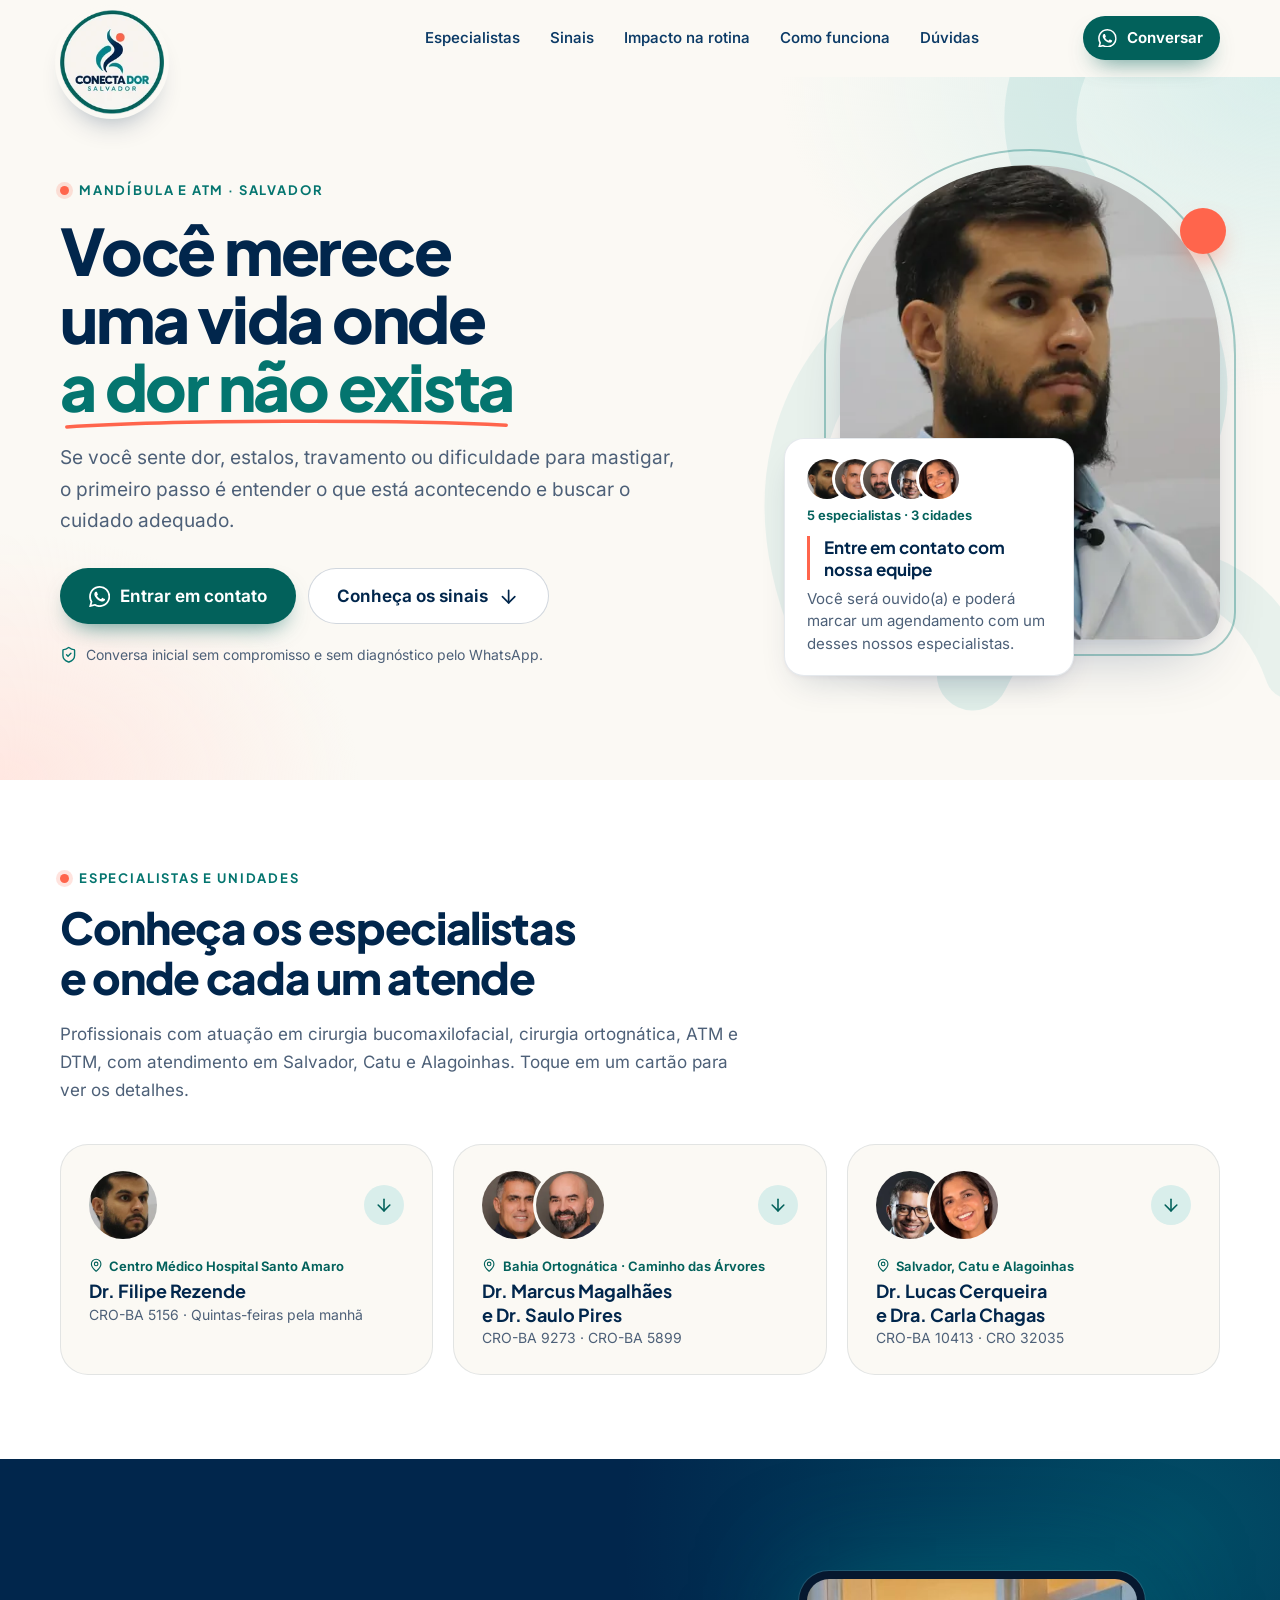
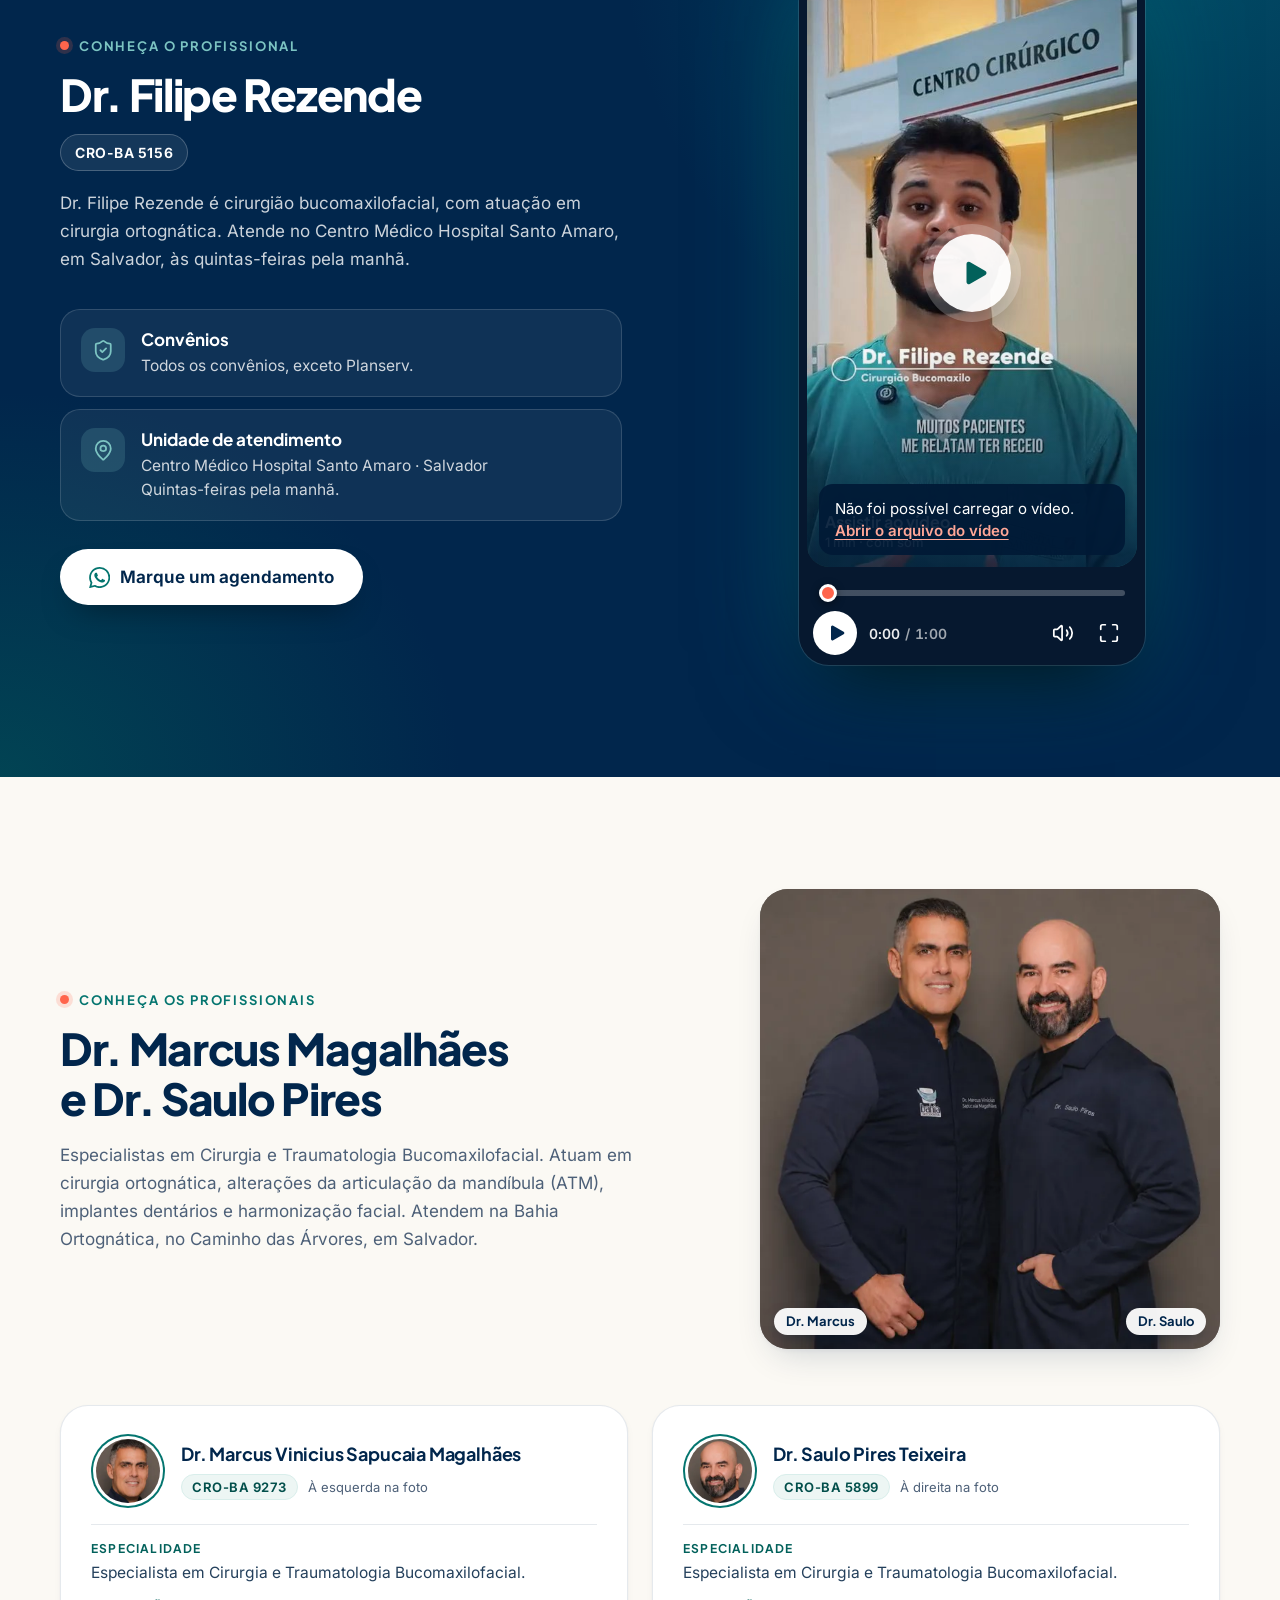
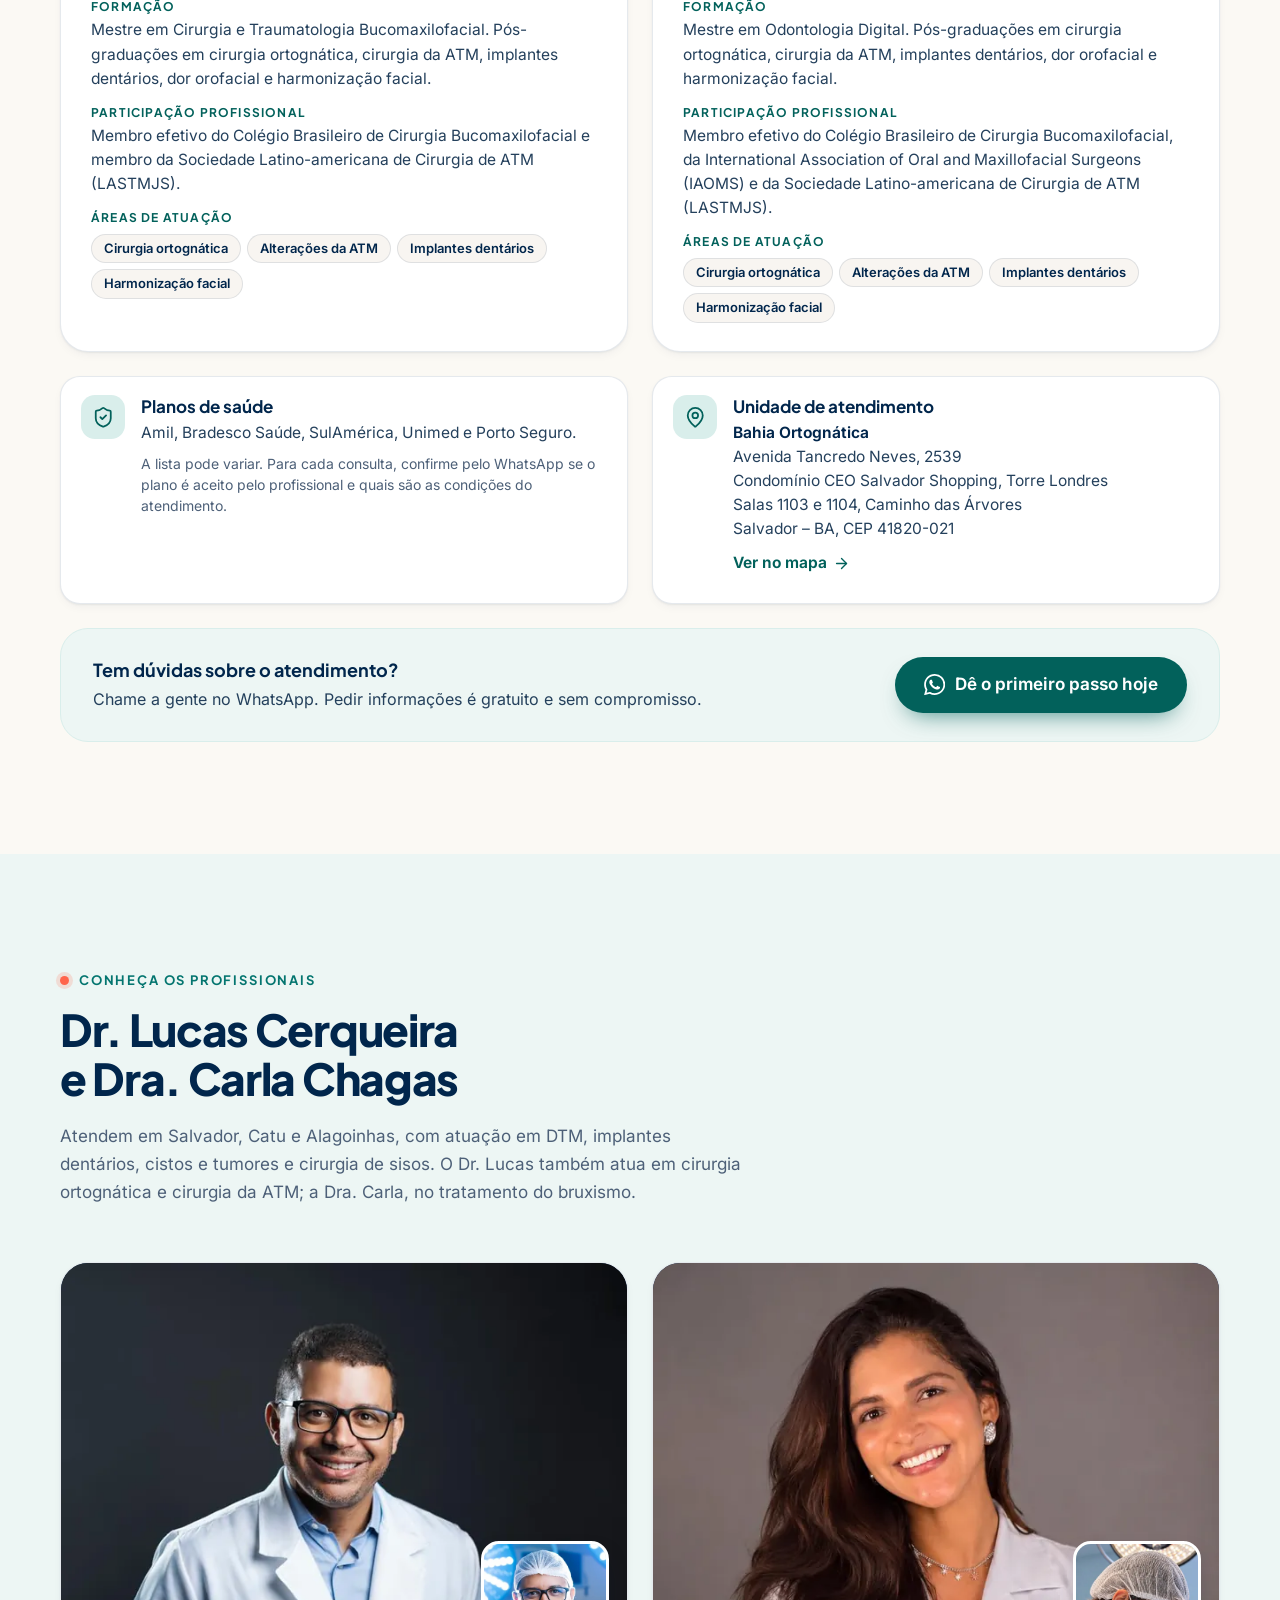
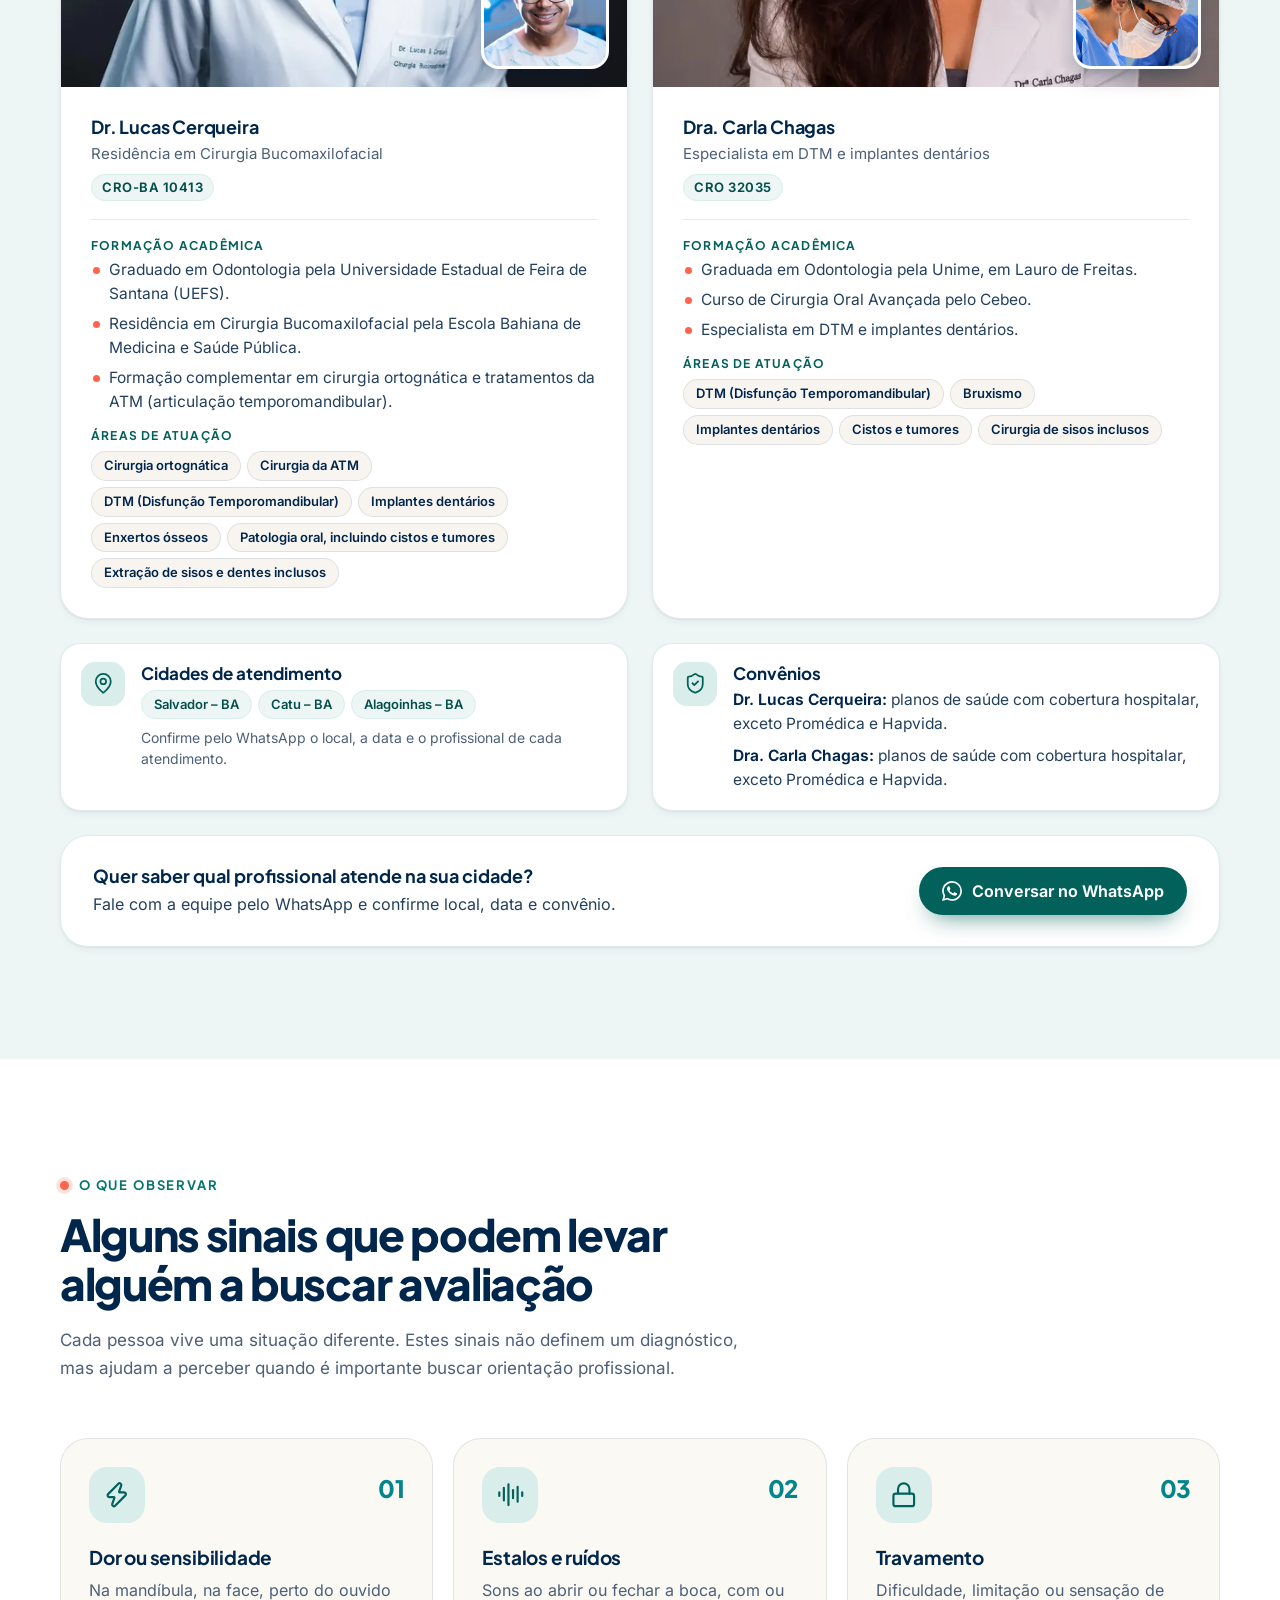
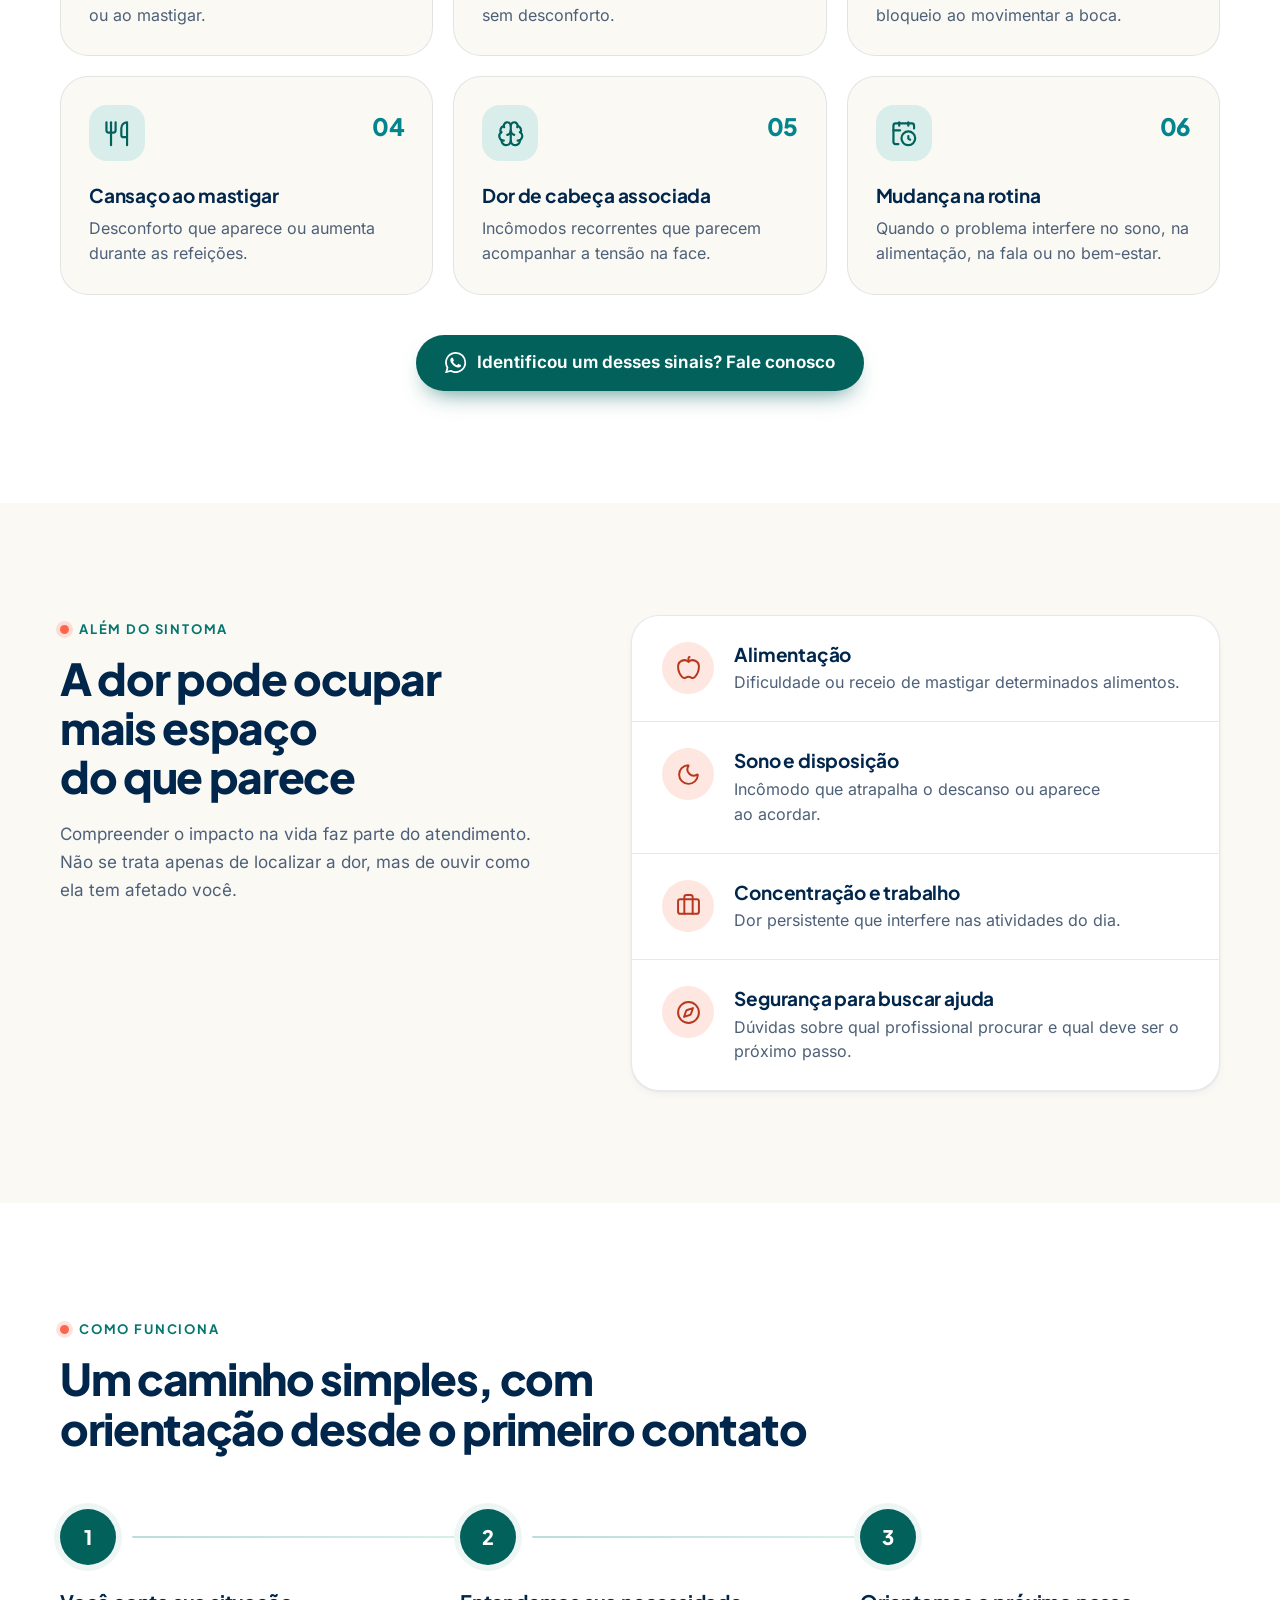
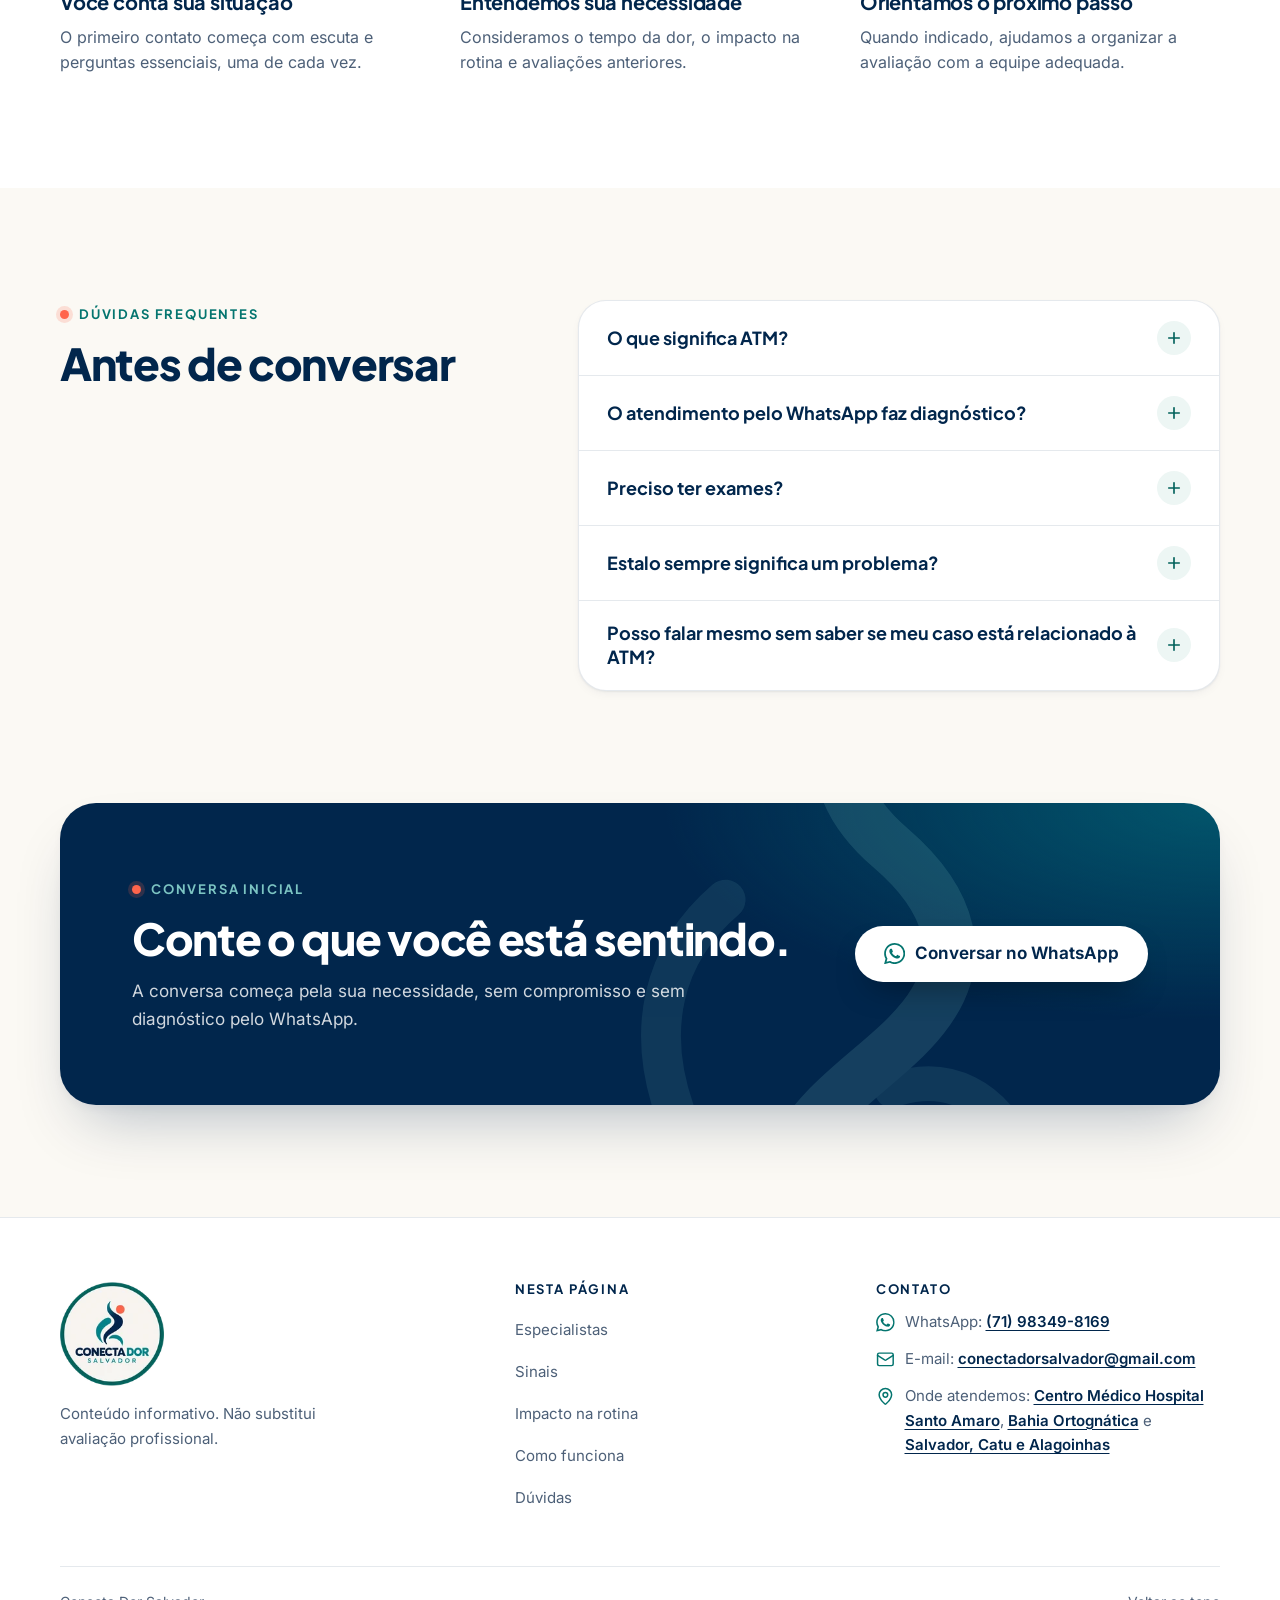
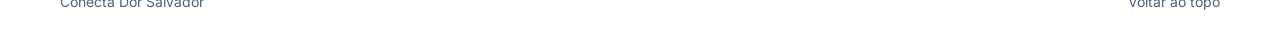
<file: index.html>
<!DOCTYPE html>
<html lang="pt-BR">
<head>
  <!-- Google tag (gtag.js) -->
  <script async src="https://www.googletagmanager.com/gtm.js?id=GTM-T99GQDPC"></script>
  <script>
    window.dataLayer = window.dataLayer || [];
    function gtag(){dataLayer.push(arguments);}
    gtag('js', new Date());
  </script>
  <meta charset="utf-8">
  <meta name="viewport" content="width=device-width, initial-scale=1, viewport-fit=cover">
  <title>Conecta Dor Salvador · Orientação para dor na mandíbula e ATM</title>
  <meta name="description" content="Orientação inicial para quem sente dor, estalos, travamento ou desconforto na região da mandíbula e da ATM em Salvador.">
  <meta name="theme-color" content="#fbf9f4">
  <meta name="format-detection" content="telephone=no">
  <meta property="og:type" content="website">
  <meta property="og:locale" content="pt_BR">
  <meta property="og:site_name" content="Conecta Dor Salvador">
  <meta property="og:title" content="Conecta Dor Salvador">
  <meta property="og:description" content="Orientação inicial para quem sente dor, estalos, travamento ou desconforto na região da mandíbula e da ATM em Salvador.">

  <link rel="icon" type="image/png" sizes="32x32" href="assets/favicon-32.png">
  <link rel="icon" type="image/png" sizes="192x192" href="assets/favicon-192.png">
  <link rel="apple-touch-icon" href="assets/apple-touch-icon.png">

  <link rel="preload" href="assets/fonts/plus-jakarta-sans-latin-wght-normal.woff2" as="font" type="font/woff2" crossorigin>
  <link rel="preload" href="assets/fonts/inter-latin-wght-normal.woff2" as="font" type="font/woff2" crossorigin>
  <link rel="stylesheet" href="assets/css/styles.css?v=5">
  <script>document.documentElement.classList.add('js');</script>
  <script src="assets/js/main.js?v=3" defer></script>
  <!-- Meta Pixel Code -->
  <script>
    !function(f,b,e,v,n,t,s)
    {if(f.fbq)return;n=f.fbq=function(){n.callMethod?
    n.callMethod.apply(n,arguments):n.queue.push(arguments)};
    if(!f._fbq)f._fbq=n;n.push=n;n.loaded=!0;n.version='2.0';
    n.queue=[];t=b.createElement(e);t.async=!0;
    t.src=v;s=b.getElementsByTagName(e)[0];
    s.parentNode.insertBefore(t,s)}(window,document,'script',
    'https://connect.facebook.net/en_US/fbevents.js');
    fbq('init', '1857985215625368');
    fbq('track', 'PageView');
  </script>
  <noscript>
    <img height="1" width="1" style="display:none" alt=""
    src="https://www.facebook.com/tr?id=1857985215625368&amp;ev=PageView&amp;noscript=1"/>
  </noscript>
  <!-- End Meta Pixel Code -->
</head>
<body id="topo">
  <a class="skip-link" href="#conteudo">Pular para o conteúdo</a>

  <!-- Ícones: Lucide (licença ISC) e Simple Icons (CC0). -->
  <svg class="sprite" aria-hidden="true" focusable="false" width="0" height="0">
    <symbol id="i-whatsapp" viewBox="0 0 24 24"><path fill="currentColor" stroke="none" d="M17.472 14.382c-.297-.149-1.758-.867-2.03-.967-.273-.099-.471-.148-.67.15-.197.297-.767.966-.94 1.164-.173.199-.347.223-.644.075-.297-.15-1.255-.463-2.39-1.475-.883-.788-1.48-1.761-1.653-2.059-.173-.297-.018-.458.13-.606.134-.133.298-.347.446-.52.149-.174.198-.298.298-.497.099-.198.05-.371-.025-.52-.075-.149-.669-1.612-.916-2.207-.242-.579-.487-.5-.669-.51-.173-.008-.371-.01-.57-.01-.198 0-.52.074-.792.372-.272.297-1.04 1.016-1.04 2.479 0 1.462 1.065 2.875 1.213 3.074.149.198 2.096 3.2 5.077 4.487.709.306 1.262.489 1.694.625.712.227 1.36.195 1.871.118.571-.085 1.758-.719 2.006-1.413.248-.694.248-1.289.173-1.413-.074-.124-.272-.198-.57-.347m-5.421 7.403h-.004a9.87 9.87 0 01-5.031-1.378l-.361-.214-3.741.982.998-3.648-.235-.374a9.86 9.86 0 01-1.51-5.26c.001-5.45 4.436-9.884 9.888-9.884 2.64 0 5.122 1.03 6.988 2.898a9.825 9.825 0 012.893 6.994c-.003 5.45-4.437 9.884-9.885 9.884m8.413-18.297A11.815 11.815 0 0012.05 0C5.495 0 .16 5.335.157 11.892c0 2.096.547 4.142 1.588 5.945L.057 24l6.305-1.654a11.882 11.882 0 005.683 1.448h.005c6.554 0 11.89-5.335 11.893-11.893a11.821 11.821 0 00-3.48-8.413Z"/></symbol>
    <symbol id="i-arrow-down" viewBox="0 0 24 24"><path d="M12 5v14"/><path d="m19 12-7 7-7-7"/></symbol>
    <symbol id="i-arrow-right" viewBox="0 0 24 24"><path d="M5 12h14"/><path d="m12 5 7 7-7 7"/></symbol>
    <symbol id="i-menu" viewBox="0 0 24 24"><path d="M4 6h16"/><path d="M4 12h16"/><path d="M4 18h16"/></symbol>
    <symbol id="i-close" viewBox="0 0 24 24"><path d="M18 6 6 18"/><path d="m6 6 12 12"/></symbol>
    <symbol id="i-plus" viewBox="0 0 24 24"><path d="M5 12h14"/><path d="M12 5v14"/></symbol>
    <symbol id="i-mail" viewBox="0 0 24 24"><path d="m22 7-8.991 5.727a2 2 0 0 1-2.009 0L2 7"/><rect x="2" y="4" width="20" height="16" rx="2"/></symbol>
    <symbol id="i-shield-check" viewBox="0 0 24 24"><path d="M20 13c0 5-3.5 7.5-7.66 8.95a1 1 0 0 1-.67-.01C7.5 20.5 4 18 4 13V6a1 1 0 0 1 1-1c2 0 4.5-1.2 6.24-2.72a1.17 1.17 0 0 1 1.52 0C14.51 3.81 17 5 19 5a1 1 0 0 1 1 1z"/><path d="m9 12 2 2 4-4"/></symbol>
    <symbol id="i-map-pin" viewBox="0 0 24 24"><path d="M20 10c0 4.993-5.539 10.193-7.399 11.799a1 1 0 0 1-1.202 0C9.539 20.193 4 14.993 4 10a8 8 0 0 1 16 0"/><circle cx="12" cy="10" r="3"/></symbol>
    <symbol id="i-calendar" viewBox="0 0 24 24"><path d="M8 2v3"/><path d="M16 2v3"/><rect x="3" y="3" width="18" height="18" rx="2"/><path d="M3 9h18"/><path d="M8 13h.01"/><path d="M12 13h.01"/><path d="M16 13h.01"/><path d="M8 17h.01"/><path d="M12 17h.01"/><path d="M16 17h.01"/></symbol>
    <symbol id="i-zap" viewBox="0 0 24 24"><path d="M15.914 4a1.5 1.5 0 00-2.474-1.561l-9 9A1.5 1.5 0 005.5 14h4.002a.5.5 0 01.471.666L8.086 20a1.5 1.5 0 002.475 1.56l9-9A1.5 1.5 0 0018.5 10h-3.997a.5.5 0 01-.472-.667z"/></symbol>
    <symbol id="i-audio" viewBox="0 0 24 24"><path d="M2 10v3"/><path d="M6 6v11"/><path d="M10 3v18"/><path d="M14 8v7"/><path d="M18 5v13"/><path d="M22 10v3"/></symbol>
    <symbol id="i-lock" viewBox="0 0 24 24"><rect width="18" height="11" x="3" y="11" rx="2" ry="2"/><path d="M7 11V7a5 5 0 0 1 10 0v4"/></symbol>
    <symbol id="i-utensils" viewBox="0 0 24 24"><path d="M3 2v7c0 1.1.9 2 2 2h4a2 2 0 0 0 2-2V2"/><path d="M7 2v20"/><path d="M21 15V2a5 5 0 0 0-5 5v6c0 1.1.9 2 2 2h3Zm0 0v7"/></symbol>
    <symbol id="i-brain" viewBox="0 0 24 24"><path d="M12 18V5"/><path d="M15 13a4.17 4.17 0 01-3-4 4.17 4.17 0 01-3 4"/><path d="M17.707 6.294A3 3 0 1012 5a3 3 0 10-5.707 1.294"/><path d="M17.996 5.125a4 4 0 012.526 5.77"/><path d="M18 18a4 4 0 002-7.465"/><path d="M19.967 17.482a4 4 0 11-7.967.517 4 4 0 11-7.967-.517"/><path d="M6 18a4 4 0 01-2-7.465"/><path d="M6.004 5.125a4 4 0 00-2.526 5.77"/></symbol>
    <symbol id="i-calendar-clock" viewBox="0 0 24 24"><path d="M16 14v2.2l1.6 1"/><path d="M16 2v3"/><path d="M21 7.338V5a2 2 0 00-2-2H5a2 2 0 00-2 2v14a2 2 0 002 2h2.338"/><path d="M3 9h5.859"/><path d="M8 2v3"/><circle cx="16" cy="16" r="6"/></symbol>
    <symbol id="i-apple" viewBox="0 0 24 24"><path d="M12 6.528V3a1 1 0 0 1 1-1h0"/><path d="M18.237 21A15 15 0 0 0 22 11a6 6 0 0 0-10-4.472A6 6 0 0 0 2 11a15.1 15.1 0 0 0 3.763 10 3 3 0 0 0 3.648.648 5.5 5.5 0 0 1 5.178 0A3 3 0 0 0 18.237 21"/></symbol>
    <symbol id="i-moon" viewBox="0 0 24 24"><path d="M20.985 12.486a9 9 0 1 1-9.473-9.472c.405-.022.617.46.402.803a6 6 0 0 0 8.268 8.268c.344-.215.825-.004.803.401"/></symbol>
    <symbol id="i-briefcase" viewBox="0 0 24 24"><path d="M16 20V4a2 2 0 0 0-2-2h-4a2 2 0 0 0-2 2v16"/><rect width="20" height="14" x="2" y="6" rx="2"/></symbol>
    <symbol id="i-compass" viewBox="0 0 24 24"><circle cx="12" cy="12" r="10"/><path d="m16.24 7.76-1.804 5.411a2 2 0 0 1-1.265 1.265L7.76 16.24l1.804-5.411a2 2 0 0 1 1.265-1.265z"/></symbol>
    <symbol id="i-play" viewBox="0 0 24 24"><path fill="currentColor" stroke="none" d="M6 4.75a1.75 1.75 0 0 1 2.63-1.51l12.5 7.25a1.75 1.75 0 0 1 0 3.02l-12.5 7.25A1.75 1.75 0 0 1 6 19.25z"/></symbol>
    <symbol id="i-pause" viewBox="0 0 24 24"><rect fill="currentColor" stroke="none" x="5" y="3.5" width="5" height="17" rx="1.5"/><rect fill="currentColor" stroke="none" x="14" y="3.5" width="5" height="17" rx="1.5"/></symbol>
    <symbol id="i-replay" viewBox="0 0 24 24"><path d="M3 12a9 9 0 1 0 9-9 9.75 9.75 0 0 0-6.74 2.74L3 8"/><path d="M3 3v5h5"/></symbol>
    <symbol id="i-volume" viewBox="0 0 24 24"><path d="M11 4.702a.705.705 0 0 0-1.203-.498L6.413 7.587A1.4 1.4 0 0 1 5.416 8H3a1 1 0 0 0-1 1v6a1 1 0 0 0 1 1h2.416a1.4 1.4 0 0 1 .997.413l3.383 3.384A.705.705 0 0 0 11 19.298z"/><path d="M16 9a5 5 0 0 1 0 6"/><path d="M19.364 18.364a9 9 0 0 0 0-12.728"/></symbol>
    <symbol id="i-volume-off" viewBox="0 0 24 24"><path d="M11 4.702a.7.7 0 0 0-1.203-.498L6.413 7.587A1.4 1.4 0 0 1 5.416 8H3a1 1 0 0 0-1 1v6a1 1 0 0 0 1 1h2.416a1.4 1.4 0 0 1 .997.413l3.383 3.384A.7.7 0 0 0 11 19.298z"/><path d="m16.5 14.5 5-5"/><path d="m16.5 9.5 5 5"/></symbol>
    <symbol id="i-maximize" viewBox="0 0 24 24"><path d="M8 3H5a2 2 0 0 0-2 2v3"/><path d="M21 8V5a2 2 0 0 0-2-2h-3"/><path d="M3 16v3a2 2 0 0 0 2 2h3"/><path d="M16 21h3a2 2 0 0 0 2-2v-3"/></symbol>
    <symbol id="i-minimize" viewBox="0 0 24 24"><path d="M8 3v3a2 2 0 0 1-2 2H3"/><path d="M21 8h-3a2 2 0 0 1-2-2V3"/><path d="M3 16h3a2 2 0 0 1 2 2v3"/><path d="M16 21v-3a2 2 0 0 1 2-2h3"/></symbol>
  </svg>

  <div class="scroll-sentinel" data-scroll-sentinel aria-hidden="true"></div>

  <header class="site-header" data-header>
    <div class="container site-header__inner">
      <a class="brand" href="#topo" aria-label="Conecta Dor Salvador: voltar ao início">
        <span class="brand__logo">
          <picture>
            <source type="image/webp" srcset="assets/logo-160.webp 160w, assets/logo-320.webp 320w" sizes="96px">
            <img src="assets/logo-320.png" alt="" width="320" height="320" decoding="async">
          </picture>
        </span>
        <span class="brand__name" aria-hidden="true">
          <span class="brand__title">Conecta <span>Dor</span></span>
          <span class="brand__place">Salvador</span>
        </span>
      </a>

      <nav class="site-nav" id="menu-principal" aria-label="Navegação principal" data-nav>
        <ul class="site-nav__list">
          <li><a href="#especialistas">Especialistas</a></li>
          <li><a href="#sinais">Sinais</a></li>
          <li><a href="#impacto">Impacto na rotina</a></li>
          <li><a href="#como-funciona">Como funciona</a></li>
          <li><a href="#duvidas">Dúvidas</a></li>
        </ul>
        <div class="site-nav__extra">
          <p class="site-nav__note">Atendimento em Salvador, Catu e Alagoinhas</p>
        </div>
      </nav>

      <div class="site-header__actions">
        <a class="btn btn--primary btn--sm header-cta" href="https://wa.me/5571983498169?text=Ol%C3%A1%21%20Vim%20pela%20p%C3%A1gina%20Conecta%20Dor%20Salvador%20e%20gostaria%20de%20conversar%20sobre%20o%20que%20estou%20sentindo." target="_blank" rel="noopener noreferrer" aria-label="Conversar com o Conecta Dor Salvador pelo WhatsApp">
          <svg class="icon" aria-hidden="true"><use href="#i-whatsapp"/></svg>
          <span class="header-cta__label">Conversar</span>
        </a>
        <button class="menu-toggle" type="button" aria-expanded="false" aria-controls="menu-principal" aria-label="Abrir menu" data-menu-toggle>
          <svg class="icon menu-toggle__open" aria-hidden="true"><use href="#i-menu"/></svg>
          <svg class="icon menu-toggle__close" aria-hidden="true"><use href="#i-close"/></svg>
        </button>
      </div>
    </div>
  </header>

  <main id="conteudo" tabindex="-1">

    <!-- Hero -->
    <section class="hero" aria-labelledby="hero-titulo">
      <div class="hero__decor" aria-hidden="true">
        <svg viewBox="0 0 600 600" fill="none"><path d="M318 22c-34 62-18 118 40 168 70 60 92 128 38 196-44 56-120 92-152 162" stroke="currentColor" stroke-width="60" stroke-linecap="round"/><path d="M168 250c-70 60-98 150-52 262" stroke="currentColor" stroke-width="46" stroke-linecap="round" opacity=".7"/><path d="M360 470c62-22 122 4 148 78" stroke="currentColor" stroke-width="40" stroke-linecap="round" opacity=".7"/></svg>
      </div>
      <div class="container hero__grid">
        <div class="hero__content">
          <p class="eyebrow"><span class="eyebrow__dot" aria-hidden="true"></span>Mandíbula e ATM · Salvador</p>
          <h1 id="hero-titulo">Você merece uma vida onde <span class="highlight">a dor não exista</span></h1>
          <p class="lead">Se você sente dor, estalos, travamento ou dificuldade para mastigar, o primeiro passo é entender o que está acontecendo e buscar o cuidado adequado.</p>
          <div class="actions">
            <a class="btn btn--primary btn--lg" href="https://wa.me/5571983498169?text=Ol%C3%A1%21%20Vim%20pela%20p%C3%A1gina%20Conecta%20Dor%20Salvador%20e%20gostaria%20de%20conversar%20sobre%20o%20que%20estou%20sentindo." target="_blank" rel="noopener noreferrer">
              <svg class="icon" aria-hidden="true"><use href="#i-whatsapp"/></svg>
              Entrar em contato
            </a>
            <a class="btn btn--ghost btn--lg" href="#sinais">
              Conheça os sinais
              <svg class="icon" aria-hidden="true"><use href="#i-arrow-down"/></svg>
            </a>
          </div>
          <p class="hero__note">
            <svg class="icon" aria-hidden="true"><use href="#i-shield-check"/></svg>
            Conversa inicial sem compromisso e sem diagnóstico pelo WhatsApp.
          </p>
        </div>

        <div class="hero__visual">
          <div class="portrait">
            <span class="portrait__ring" aria-hidden="true"></span>
            <span class="portrait__dot" aria-hidden="true"></span>
            <div class="portrait__frame">
              <picture>
                <source type="image/webp" srcset="assets/dr-felipe-retrato-400.webp 400w, assets/dr-felipe-retrato.webp 709w" sizes="(min-width: 900px) 360px, 96px">
                <img src="assets/dr-felipe-retrato.jpg" alt="Retrato do Dr. Filipe Rezende de jaleco" width="709" height="887" fetchpriority="high" decoding="async">
              </picture>
            </div>
          </div>
          <div class="contact-card">
            <span class="team-avatars">
              <span class="team-avatars__faces" aria-hidden="true">
                <picture><source type="image/webp" srcset="assets/avatar-felipe.webp"><img class="" src="assets/avatar-felipe.jpg" alt="" width="192" height="192" decoding="async"></picture>
                <picture><source type="image/webp" srcset="assets/avatar-marcus.webp"><img class="" src="assets/avatar-marcus.jpg" alt="" width="192" height="192" decoding="async"></picture>
                <picture><source type="image/webp" srcset="assets/avatar-saulo.webp"><img class="" src="assets/avatar-saulo.jpg" alt="" width="192" height="192" decoding="async"></picture>
                <picture><source type="image/webp" srcset="assets/avatar-lucas.webp"><img class="" src="assets/avatar-lucas.jpg" alt="" width="192" height="192" decoding="async"></picture>
                <picture><source type="image/webp" srcset="assets/avatar-carla.webp"><img class="" src="assets/avatar-carla.jpg" alt="" width="192" height="192" decoding="async"></picture>
              </span>
              <span class="team-avatars__label">5 especialistas · 3 cidades</span>
            </span>
            <strong>Entre em contato com nossa equipe</strong>
            <p>Você será ouvido(a) e poderá marcar um agendamento com um desses nossos especialistas.</p>
          </div>
        </div>
      </div>
    </section>

    <!-- Especialistas e unidades (catálogo) -->
    <div id="especialistas" class="catalog">
    <section class="section section--white directory" aria-labelledby="especialistas-titulo">
      <div class="container">
        <div class="section-head directory__head" data-reveal>
          <p class="eyebrow"><span class="eyebrow__dot" aria-hidden="true"></span>Especialistas e unidades</p>
          <h2 id="especialistas-titulo">Conheça os especialistas e onde cada um atende</h2>
          <p class="section-intro">Profissionais com atuação em cirurgia bucomaxilofacial, cirurgia ortognática, ATM e DTM, com atendimento em Salvador, Catu e Alagoinhas. Toque em um cartão para ver os detalhes.</p>
        </div>
        <ul class="units" role="list">
          <li data-reveal>
            <a class="unit-card" href="#video-dr-felipe">
              <span class="unit-card__faces" aria-hidden="true">
                <picture><source type="image/webp" srcset="assets/avatar-felipe.webp"><img class="" src="assets/avatar-felipe.jpg" alt="" width="192" height="192" decoding="async" loading="lazy"></picture>
              </span>
              <span class="unit-card__body">
                <span class="unit-card__place"><svg class="icon" aria-hidden="true"><use href="#i-map-pin"/></svg>Centro Médico Hospital Santo Amaro</span>
                <span class="unit-card__names">Dr. Filipe Rezende</span>
                <span class="unit-card__meta">CRO-BA 5156 · Quintas-feiras pela manhã</span>
              </span>
              <span class="unit-card__go" aria-hidden="true"><svg class="icon"><use href="#i-arrow-down"/></svg></span>
            </a>
          </li>
          <li data-reveal>
            <a class="unit-card" href="#bahia-ortognatica">
              <span class="unit-card__faces" aria-hidden="true">
                <picture><source type="image/webp" srcset="assets/avatar-marcus.webp"><img class="" src="assets/avatar-marcus.jpg" alt="" width="192" height="192" decoding="async" loading="lazy"></picture>
                <picture><source type="image/webp" srcset="assets/avatar-saulo.webp"><img class="" src="assets/avatar-saulo.jpg" alt="" width="192" height="192" decoding="async" loading="lazy"></picture>
              </span>
              <span class="unit-card__body">
                <span class="unit-card__place"><svg class="icon" aria-hidden="true"><use href="#i-map-pin"/></svg>Bahia Ortognática · Caminho das Árvores</span>
                <span class="unit-card__names">Dr. Marcus Magalhães e Dr. Saulo Pires</span>
                <span class="unit-card__meta">CRO-BA 9273 · CRO-BA 5899</span>
              </span>
              <span class="unit-card__go" aria-hidden="true"><svg class="icon"><use href="#i-arrow-down"/></svg></span>
            </a>
          </li>
          <li data-reveal>
            <a class="unit-card" href="#dr-lucas-dra-carla">
              <span class="unit-card__faces" aria-hidden="true">
                <picture><source type="image/webp" srcset="assets/avatar-lucas.webp"><img class="" src="assets/avatar-lucas.jpg" alt="" width="192" height="192" decoding="async" loading="lazy"></picture>
                <picture><source type="image/webp" srcset="assets/avatar-carla.webp"><img class="" src="assets/avatar-carla.jpg" alt="" width="192" height="192" decoding="async" loading="lazy"></picture>
              </span>
              <span class="unit-card__body">
                <span class="unit-card__place"><svg class="icon" aria-hidden="true"><use href="#i-map-pin"/></svg>Salvador, Catu e Alagoinhas</span>
                <span class="unit-card__names">Dr. Lucas Cerqueira e Dra. Carla Chagas</span>
                <span class="unit-card__meta">CRO-BA 10413 · CRO 32035</span>
              </span>
              <span class="unit-card__go" aria-hidden="true"><svg class="icon"><use href="#i-arrow-down"/></svg></span>
            </a>
          </li>
        </ul>
      </div>
    </section>

    <!-- Profissional + vídeo -->
    <section id="video-dr-felipe" class="section section--navy pro" aria-labelledby="pro-titulo">
      <div class="container pro__grid">
        <div class="pro__intro" data-reveal>
          <p class="eyebrow eyebrow--light"><span class="eyebrow__dot" aria-hidden="true"></span>Conheça o profissional</p>
          <h2 id="pro-titulo">Dr. Filipe Rezende</h2>
          <p class="professional-registration">CRO-BA 5156</p>
          <p class="section-intro">Dr. Filipe Rezende é cirurgião bucomaxilofacial, com atuação em cirurgia ortognática. Atende no Centro Médico Hospital Santo Amaro, em Salvador, às quintas-feiras pela manhã.</p>
          <!-- Antes de publicar: confirmar nome profissional e registro de especialidade com o responsável. CRO-BA 5156 informado por Rita. Tempo de atuação e número de pacientes só devem ser incluídos após comprovação. -->
        </div>

        <figure class="player" data-player data-reveal>
          <div class="player__stage" data-player-stage>
            <video class="player__video" controls playsinline preload="none" poster="assets/poster-video.jpg" width="480" height="854" aria-label="Vídeo do Dr. Filipe Rezende" data-duration="60">
              <source src="assets/video-dr-felipe.mp4" type="video/mp4">
              Seu navegador não reproduz este vídeo.
            </video>
            <div class="player__overlay" data-player-overlay aria-hidden="true" hidden>
              <span class="player__big">
                <svg class="icon player__big-play"><use href="#i-play"/></svg>
                <svg class="icon player__big-replay"><use href="#i-replay"/></svg>
              </span>
              <span class="player__hint"><span data-player-hint>Assistir ao vídeo</span><span class="player__hint-meta">1 min · com som</span></span>
            </div>
            <div class="player__spinner" aria-hidden="true"></div>
            <p class="player__error" role="alert" data-player-error hidden>Não foi possível carregar o vídeo. <a href="assets/video-dr-felipe.mp4">Abrir o arquivo do vídeo</a></p>
          </div>
          <div class="player__dock" role="group" aria-label="Controles do vídeo" data-player-dock hidden>
            <input class="player__seek" type="range" min="0" max="60" step="0.1" value="0" aria-label="Posição do vídeo" aria-valuetext="0:00 de 1:00" data-player-seek>
            <div class="player__row">
              <button class="player__btn player__btn--main" type="button" aria-label="Reproduzir" data-player-toggle>
                <svg class="icon player__icon-play" aria-hidden="true"><use href="#i-play"/></svg>
                <svg class="icon player__icon-pause" aria-hidden="true"><use href="#i-pause"/></svg>
              </button>
              <span class="player__time" aria-hidden="true"><span data-player-current>0:00</span><span class="player__time-sep">/</span><span data-player-total>1:00</span></span>
              <span class="player__spacer"></span>
              <button class="player__btn" type="button" aria-label="Silenciar" aria-pressed="false" data-player-mute>
                <svg class="icon player__icon-volume" aria-hidden="true"><use href="#i-volume"/></svg>
                <svg class="icon player__icon-muted" aria-hidden="true"><use href="#i-volume-off"/></svg>
              </button>
              <button class="player__btn" type="button" aria-label="Tela cheia" data-player-fullscreen>
                <svg class="icon player__icon-max" aria-hidden="true"><use href="#i-maximize"/></svg>
                <svg class="icon player__icon-min" aria-hidden="true"><use href="#i-minimize"/></svg>
              </button>
            </div>
          </div>
          <figcaption class="visually-hidden">Vídeo do Dr. Filipe Rezende, com cerca de 1 minuto de duração e legendas na imagem.</figcaption>
        </figure>

        <div class="pro__details" data-reveal>
          <dl class="facts">
            <div class="fact">
              <dt><span class="fact__icon" aria-hidden="true"><svg class="icon"><use href="#i-shield-check"/></svg></span>Convênios</dt>
              <dd>Todos os convênios, exceto Planserv.</dd>
            </div>
            <div class="fact">
              <dt><span class="fact__icon" aria-hidden="true"><svg class="icon"><use href="#i-map-pin"/></svg></span>Unidade de atendimento</dt>
              <dd>Centro Médico Hospital Santo Amaro · Salvador<br>Quintas-feiras pela manhã.</dd>
            </div>
          </dl>
          <a class="btn btn--light btn--lg" href="https://wa.me/5571983498169" target="_blank" rel="noopener noreferrer">
            <svg class="icon" aria-hidden="true"><use href="#i-whatsapp"/></svg>
            Marque um agendamento
          </a>
        </div>
      </div>
    </section>

    <!-- Bahia Ortognática: Dr. Marcus e Dr. Saulo -->
    <section id="bahia-ortognatica" class="section section--cream team" aria-labelledby="team-titulo">
      <div class="container">
        <div class="team__top">
          <div class="team__intro" data-reveal>
            <p class="eyebrow"><span class="eyebrow__dot" aria-hidden="true"></span>Conheça os profissionais</p>
            <h2 id="team-titulo">Dr. Marcus Magalhães e Dr. Saulo Pires</h2>
            <p class="section-intro">Especialistas em Cirurgia e Traumatologia Bucomaxilofacial. Atuam em cirurgia ortognática, alterações da articulação da mandíbula (ATM), implantes dentários e harmonização facial. Atendem na Bahia Ortognática, no Caminho das Árvores, em Salvador.</p>
          </div>
          <figure class="team__photo" data-reveal>
            <picture>
              <source type="image/webp" srcset="assets/dr-marcus-dr-saulo-640.webp 640w, assets/dr-marcus-dr-saulo-1000.webp 1000w" sizes="(min-width: 900px) 460px, 100vw">
              <img src="assets/dr-marcus-dr-saulo-1000.jpg" alt="Dr. Marcus Vinicius Sapucaia Magalhães, à esquerda, e Dr. Saulo Pires Teixeira, à direita, de jaleco azul-marinho" width="1000" height="1000" loading="lazy" decoding="async">
            </picture>
            <span class="team__tag team__tag--left" aria-hidden="true">Dr. Marcus</span>
            <span class="team__tag team__tag--right" aria-hidden="true">Dr. Saulo</span>
            <figcaption class="visually-hidden">Na foto: Dr. Marcus à esquerda e Dr. Saulo à direita.</figcaption>
          </figure>
        </div>

        <ul class="doctors" role="list">
          <li class="doctor" data-reveal>
            <article aria-labelledby="dr-marcus-nome">
              <header class="doctor__head">
                <picture><source type="image/webp" srcset="assets/avatar-marcus.webp"><img class="doctor__avatar" src="assets/avatar-marcus.jpg" alt="" width="192" height="192" loading="lazy" decoding="async"></picture>
                <div>
                  <h3 id="dr-marcus-nome">Dr. Marcus Vinicius Sapucaia Magalhães</h3>
                  <p class="doctor__meta"><span class="badge">CRO-BA 9273</span><span>À esquerda na foto</span></p>
                </div>
              </header>
              <dl class="doctor__info">
                <div>
                  <dt>Especialidade</dt>
                  <dd>Especialista em Cirurgia e Traumatologia Bucomaxilofacial.</dd>
                </div>
                <div>
                  <dt>Formação</dt>
                  <dd>Mestre em Cirurgia e Traumatologia Bucomaxilofacial. Pós-graduações em cirurgia ortognática, cirurgia da ATM, implantes dentários, dor orofacial e harmonização facial.</dd>
                </div>
                <div>
                  <dt>Participação profissional</dt>
                  <dd>Membro efetivo do Colégio Brasileiro de Cirurgia Bucomaxilofacial e membro da Sociedade Latino-americana de Cirurgia de ATM (LASTMJS).</dd>
                </div>
                <div>
                  <dt>Áreas de atuação</dt>
                  <dd>
                    <span class="visually-hidden">Atua em cirurgia ortognática, alterações da articulação da mandíbula (ATM), implantes dentários e harmonização facial.</span>
                    <ul class="chips" role="list" aria-hidden="true">
                      <li>Cirurgia ortognática</li>
                      <li>Alterações da ATM</li>
                      <li>Implantes dentários</li>
                      <li>Harmonização facial</li>
                    </ul>
                  </dd>
                </div>
              </dl>
            </article>
          </li>
          <li class="doctor" data-reveal>
            <article aria-labelledby="dr-saulo-nome">
              <header class="doctor__head">
                <picture><source type="image/webp" srcset="assets/avatar-saulo.webp"><img class="doctor__avatar" src="assets/avatar-saulo.jpg" alt="" width="192" height="192" loading="lazy" decoding="async"></picture>
                <div>
                  <h3 id="dr-saulo-nome">Dr. Saulo Pires Teixeira</h3>
                  <p class="doctor__meta"><span class="badge">CRO-BA 5899</span><span>À direita na foto</span></p>
                </div>
              </header>
              <dl class="doctor__info">
                <div>
                  <dt>Especialidade</dt>
                  <dd>Especialista em Cirurgia e Traumatologia Bucomaxilofacial.</dd>
                </div>
                <div>
                  <dt>Formação</dt>
                  <dd>Mestre em Odontologia Digital. Pós-graduações em cirurgia ortognática, cirurgia da ATM, implantes dentários, dor orofacial e harmonização facial.</dd>
                </div>
                <div>
                  <dt>Participação profissional</dt>
                  <dd>Membro efetivo do Colégio Brasileiro de Cirurgia Bucomaxilofacial, da International Association of Oral and Maxillofacial Surgeons (IAOMS) e da Sociedade Latino-americana de Cirurgia de ATM (LASTMJS).</dd>
                </div>
                <div>
                  <dt>Áreas de atuação</dt>
                  <dd>
                    <span class="visually-hidden">Atua em cirurgia ortognática, alterações da articulação da mandíbula (ATM), implantes dentários e harmonização facial.</span>
                    <ul class="chips" role="list" aria-hidden="true">
                      <li>Cirurgia ortognática</li>
                      <li>Alterações da ATM</li>
                      <li>Implantes dentários</li>
                      <li>Harmonização facial</li>
                    </ul>
                  </dd>
                </div>
              </dl>
            </article>
          </li>
        </ul>

        <div class="team__bottom">
          <dl class="facts facts--light">
            <div class="fact" data-reveal>
              <dt><span class="fact__icon" aria-hidden="true"><svg class="icon"><use href="#i-shield-check"/></svg></span>Planos de saúde</dt>
              <dd>Amil, Bradesco Saúde, SulAmérica, Unimed e Porto Seguro.<span class="fact__note">A lista pode variar. Para cada consulta, confirme pelo WhatsApp se o plano é aceito pelo profissional e quais são as condições do atendimento.</span></dd>
            </div>
            <div class="fact" data-reveal>
              <dt><span class="fact__icon" aria-hidden="true"><svg class="icon"><use href="#i-map-pin"/></svg></span>Unidade de atendimento</dt>
              <dd>
                <address>
                  <strong>Bahia Ortognática</strong><br>
                  Avenida Tancredo Neves, 2539<br>
                  Condomínio CEO Salvador Shopping, Torre Londres<br>
                  Salas 1103 e 1104, Caminho das Árvores<br>
                  Salvador – BA, CEP 41820-021
                </address>
                <a class="fact__link" href="https://www.google.com/maps/search/?api=1&amp;query=Avenida%20Tancredo%20Neves%2C%202539%2C%20Torre%20Londres%2C%20Caminho%20das%20%C3%81rvores%2C%20Salvador%20-%20BA%2C%2041820-021" target="_blank" rel="noopener noreferrer">Ver no mapa<svg class="icon" aria-hidden="true"><use href="#i-arrow-right"/></svg></a>
              </dd>
            </div>
          </dl>
          <div class="team__cta" data-reveal>
            <p><strong>Tem dúvidas sobre o atendimento?</strong> Chame a gente no WhatsApp. Pedir informações é gratuito e sem compromisso.</p>
          <a class="btn btn--primary btn--lg" href="https://wa.me/5571983498169" target="_blank" rel="noopener noreferrer">
            <svg class="icon" aria-hidden="true"><use href="#i-whatsapp"/></svg>
            Dê o primeiro passo hoje
          </a>
          </div>
        </div>
      </div>
    </section>

    <!-- Dr. Lucas Cerqueira e Dra. Carla Chagas -->
    <section id="dr-lucas-dra-carla" class="section section--tint team" aria-labelledby="duo-titulo">
      <div class="container">
        <div class="section-head" data-reveal>
          <p class="eyebrow"><span class="eyebrow__dot" aria-hidden="true"></span>Conheça os profissionais</p>
          <h2 id="duo-titulo">Dr. Lucas Cerqueira e Dra. Carla Chagas</h2>
          <p class="section-intro">Atendem em Salvador, Catu e Alagoinhas, com atuação em DTM, implantes dentários, cistos e tumores e cirurgia de sisos. O Dr. Lucas também atua em cirurgia ortognática e cirurgia da ATM; a Dra. Carla, no tratamento do bruxismo.</p>
        </div>

        <ul class="doctors doctors--photo" role="list">
          <li class="doctor doctor--photo" data-reveal>
            <article aria-labelledby="dr-lucas-nome">
              <div class="doctor__photo">
                <picture>
                  <source type="image/webp" srcset="assets/dr-lucas-retrato-640.webp 640w, assets/dr-lucas-retrato-853.webp 853w" sizes="(min-width: 900px) 540px, 100vw">
                  <img src="assets/dr-lucas-retrato-853.jpg" alt="Retrato do Dr. Lucas Cerqueira, de jaleco branco" width="853" height="640" loading="lazy" decoding="async">
                </picture>
                <picture class="doctor__inset">
                  <source type="image/webp" srcset="assets/dr-lucas-cirurgia-320.webp">
                  <img src="assets/dr-lucas-cirurgia-320.jpg" alt="Dr. Lucas Cerqueira no centro cirúrgico, de touca e óculos" width="320" height="320" loading="lazy" decoding="async">
                </picture>
              </div>
              <div class="doctor__content">
                <h3 id="dr-lucas-nome">Dr. Lucas Cerqueira</h3>
                <p class="doctor__role">Residência em Cirurgia Bucomaxilofacial</p>
                <p class="doctor__meta"><span class="badge">CRO-BA 10413</span></p>
                <dl class="doctor__info">
                  <div>
                    <dt>Formação acadêmica</dt>
                    <dd><ul class="doctor__list" role="list">
                      <li>Graduado em Odontologia pela Universidade Estadual de Feira de Santana (UEFS).</li>
                      <li>Residência em Cirurgia Bucomaxilofacial pela Escola Bahiana de Medicina e Saúde Pública.</li>
                      <li>Formação complementar em cirurgia ortognática e tratamentos da ATM (articulação temporomandibular).</li>
                    </ul></dd>
                  </div>
                  <div>
                    <dt>Áreas de atuação</dt>
                    <dd><ul class="chips" role="list">
                      <li>Cirurgia ortognática</li>
                      <li>Cirurgia da ATM</li>
                      <li>DTM (Disfunção Temporomandibular)</li>
                      <li>Implantes dentários</li>
                      <li>Enxertos ósseos</li>
                      <li>Patologia oral, incluindo cistos e tumores</li>
                      <li>Extração de sisos e dentes inclusos</li>
                    </ul></dd>
                  </div>
                </dl>
              </div>
            </article>
          </li>
          <li class="doctor doctor--photo" data-reveal>
            <article aria-labelledby="dr-carla-nome">
              <div class="doctor__photo">
                <picture>
                  <source type="image/webp" srcset="assets/dra-carla-retrato-640.webp 640w, assets/dra-carla-retrato-1086.webp 1086w" sizes="(min-width: 900px) 540px, 100vw">
                  <img src="assets/dra-carla-retrato-1000.jpg" alt="Retrato da Dra. Carla Chagas, de jaleco branco" width="1000" height="750" loading="lazy" decoding="async">
                </picture>
                <picture class="doctor__inset">
                  <source type="image/webp" srcset="assets/dra-carla-cirurgia-320.webp">
                  <img src="assets/dra-carla-cirurgia-320.jpg" alt="Dra. Carla Chagas durante um procedimento cirúrgico, de touca, máscara e óculos" width="320" height="320" loading="lazy" decoding="async">
                </picture>
              </div>
              <div class="doctor__content">
                <h3 id="dr-carla-nome">Dra. Carla Chagas</h3>
                <p class="doctor__role">Especialista em DTM e implantes dentários</p>
                <p class="doctor__meta"><span class="badge">CRO 32035</span></p>
                <dl class="doctor__info">
                  <div>
                    <dt>Formação acadêmica</dt>
                    <dd><ul class="doctor__list" role="list">
                      <li>Graduada em Odontologia pela Unime, em Lauro de Freitas.</li>
                      <li>Curso de Cirurgia Oral Avançada pelo Cebeo.</li>
                      <li>Especialista em DTM e implantes dentários.</li>
                    </ul></dd>
                  </div>
                  <div>
                    <dt>Áreas de atuação</dt>
                    <dd><ul class="chips" role="list">
                      <li>DTM (Disfunção Temporomandibular)</li>
                      <li>Bruxismo</li>
                      <li>Implantes dentários</li>
                      <li>Cistos e tumores</li>
                      <li>Cirurgia de sisos inclusos</li>
                    </ul></dd>
                  </div>
                </dl>
              </div>
            </article>
          </li>
        </ul>

        <div class="team__bottom">
          <dl class="facts facts--light">
            <div class="fact" data-reveal>
              <dt><span class="fact__icon" aria-hidden="true"><svg class="icon"><use href="#i-map-pin"/></svg></span>Cidades de atendimento</dt>
              <dd>
                <ul class="chips chips--places" role="list">
                  <li>Salvador – BA</li>
                  <li>Catu – BA</li>
                  <li>Alagoinhas – BA</li>
                </ul>
                <span class="fact__note">Confirme pelo WhatsApp o local, a data e o profissional de cada atendimento.</span>
              </dd>
            </div>
            <div class="fact" data-reveal>
              <dt><span class="fact__icon" aria-hidden="true"><svg class="icon"><use href="#i-shield-check"/></svg></span>Convênios</dt>
              <dd>
                <span class="fact__line"><strong class="fact__who">Dr. Lucas Cerqueira:</strong> planos de saúde com cobertura hospitalar, exceto Promédica e Hapvida.</span>
                <span class="fact__line"><strong class="fact__who">Dra. Carla Chagas:</strong> planos de saúde com cobertura hospitalar, exceto Promédica e Hapvida.</span>
              </dd>
            </div>
          </dl>
          <div class="team__cta" data-reveal>
            <p><strong>Quer saber qual profissional atende na sua cidade?</strong> Fale com a equipe pelo WhatsApp e confirme local, data e convênio.</p>
          <a class="btn btn--primary btn--block" href="https://wa.me/5571983498169?text=Ol%C3%A1%21%20Vim%20pela%20p%C3%A1gina%20Conecta%20Dor%20Salvador%20e%20gostaria%20de%20conversar%20sobre%20o%20que%20estou%20sentindo." target="_blank" rel="noopener noreferrer">
            <svg class="icon" aria-hidden="true"><use href="#i-whatsapp"/></svg>
            Conversar no WhatsApp
          </a>
          </div>
        </div>
      </div>
    </section>
    </div>

    <!-- Sinais -->
    <section id="sinais" class="section section--white" aria-labelledby="sinais-titulo">
      <div class="container">
        <div class="section-head" data-reveal>
          <p class="eyebrow"><span class="eyebrow__dot" aria-hidden="true"></span>O que observar</p>
          <h2 id="sinais-titulo">Alguns sinais que podem levar alguém a buscar avaliação</h2>
          <p class="section-intro">Cada pessoa vive uma situação diferente. Estes sinais não definem um diagnóstico, mas ajudam a perceber quando é importante buscar orientação profissional.</p>
        </div>
        <ul class="signs" role="list">
          <li class="sign" data-reveal>
            <span class="sign__icon" aria-hidden="true"><svg class="icon"><use href="#i-zap"/></svg></span>
            <div class="sign__body">
              <span class="sign__num" aria-hidden="true">01</span>
              <h3>Dor ou sensibilidade</h3>
              <p>Na mandíbula, na face, perto do ouvido ou ao mastigar.</p>
            </div>
          </li>
          <li class="sign" data-reveal>
            <span class="sign__icon" aria-hidden="true"><svg class="icon"><use href="#i-audio"/></svg></span>
            <div class="sign__body">
              <span class="sign__num" aria-hidden="true">02</span>
              <h3>Estalos e ruídos</h3>
              <p>Sons ao abrir ou fechar a boca, com ou sem desconforto.</p>
            </div>
          </li>
          <li class="sign" data-reveal>
            <span class="sign__icon" aria-hidden="true"><svg class="icon"><use href="#i-lock"/></svg></span>
            <div class="sign__body">
              <span class="sign__num" aria-hidden="true">03</span>
              <h3>Travamento</h3>
              <p>Dificuldade, limitação ou sensação de bloqueio ao movimentar a boca.</p>
            </div>
          </li>
          <li class="sign" data-reveal>
            <span class="sign__icon" aria-hidden="true"><svg class="icon"><use href="#i-utensils"/></svg></span>
            <div class="sign__body">
              <span class="sign__num" aria-hidden="true">04</span>
              <h3>Cansaço ao mastigar</h3>
              <p>Desconforto que aparece ou aumenta durante as refeições.</p>
            </div>
          </li>
          <li class="sign" data-reveal>
            <span class="sign__icon" aria-hidden="true"><svg class="icon"><use href="#i-brain"/></svg></span>
            <div class="sign__body">
              <span class="sign__num" aria-hidden="true">05</span>
              <h3>Dor de cabeça associada</h3>
              <p>Incômodos recorrentes que parecem acompanhar a tensão na face.</p>
            </div>
          </li>
          <li class="sign" data-reveal>
            <span class="sign__icon" aria-hidden="true"><svg class="icon"><use href="#i-calendar-clock"/></svg></span>
            <div class="sign__body">
              <span class="sign__num" aria-hidden="true">06</span>
              <h3>Mudança na rotina</h3>
              <p>Quando o problema interfere no sono, na alimentação, na fala ou no bem-estar.</p>
            </div>
          </li>
        </ul>
        <div class="actions actions--center" data-reveal>
          <a class="btn btn--primary btn--lg" href="https://wa.me/5571983498169" target="_blank" rel="noopener noreferrer">
            <svg class="icon" aria-hidden="true"><use href="#i-whatsapp"/></svg>
            Identificou um desses sinais? Fale conosco
          </a>
        </div>
      </div>
    </section>

    <!-- Impacto -->
    <section id="impacto" class="section section--cream" aria-labelledby="impacto-titulo">
      <div class="container impact">
        <div class="impact__head" data-reveal>
          <p class="eyebrow"><span class="eyebrow__dot" aria-hidden="true"></span>Além do sintoma</p>
          <h2 id="impacto-titulo">A dor pode ocupar mais espaço do que parece</h2>
          <p class="section-intro">Compreender o impacto na vida faz parte do atendimento. Não se trata apenas de localizar a dor, mas de ouvir como ela tem afetado você.</p>
        </div>
        <ul class="impact__list" role="list">
          <li class="impact__item" data-reveal>
            <span class="impact__icon" aria-hidden="true"><svg class="icon"><use href="#i-apple"/></svg></span>
            <div>
              <h3>Alimentação</h3>
              <p>Dificuldade ou receio de mastigar determinados alimentos.</p>
            </div>
          </li>
          <li class="impact__item" data-reveal>
            <span class="impact__icon" aria-hidden="true"><svg class="icon"><use href="#i-moon"/></svg></span>
            <div>
              <h3>Sono e disposição</h3>
              <p>Incômodo que atrapalha o descanso ou aparece ao acordar.</p>
            </div>
          </li>
          <li class="impact__item" data-reveal>
            <span class="impact__icon" aria-hidden="true"><svg class="icon"><use href="#i-briefcase"/></svg></span>
            <div>
              <h3>Concentração e trabalho</h3>
              <p>Dor persistente que interfere nas atividades do dia.</p>
            </div>
          </li>
          <li class="impact__item" data-reveal>
            <span class="impact__icon" aria-hidden="true"><svg class="icon"><use href="#i-compass"/></svg></span>
            <div>
              <h3>Segurança para buscar ajuda</h3>
              <p>Dúvidas sobre qual profissional procurar e qual deve ser o próximo passo.</p>
            </div>
          </li>
        </ul>
      </div>
    </section>

    <!-- Como funciona -->
    <section id="como-funciona" class="section section--white" aria-labelledby="como-titulo">
      <div class="container">
        <div class="section-head" data-reveal>
          <p class="eyebrow"><span class="eyebrow__dot" aria-hidden="true"></span>Como funciona</p>
          <h2 id="como-titulo">Um caminho simples, com orientação desde o primeiro contato</h2>
        </div>
        <ol class="steps" role="list">
          <li class="step" data-reveal>
            <span class="step__num" aria-hidden="true">1</span>
            <div class="step__body">
              <h3>Você conta sua situação</h3>
              <p>O primeiro contato começa com escuta e perguntas essenciais, uma de cada vez.</p>
            </div>
          </li>
          <li class="step" data-reveal>
            <span class="step__num" aria-hidden="true">2</span>
            <div class="step__body">
              <h3>Entendemos sua necessidade</h3>
              <p>Consideramos o tempo da dor, o impacto na rotina e avaliações anteriores.</p>
            </div>
          </li>
          <li class="step" data-reveal>
            <span class="step__num" aria-hidden="true">3</span>
            <div class="step__body">
              <h3>Orientamos o próximo passo</h3>
              <p>Quando indicado, ajudamos a organizar a avaliação com a equipe adequada.</p>
            </div>
          </li>
        </ol>
      </div>
    </section>

    <!-- Dúvidas -->
    <section id="duvidas" class="section section--cream" aria-labelledby="duvidas-titulo">
      <div class="container faq">
        <div class="faq__head" data-reveal>
          <p class="eyebrow"><span class="eyebrow__dot" aria-hidden="true"></span>Dúvidas frequentes</p>
          <h2 id="duvidas-titulo">Antes de conversar</h2>
        </div>
        <div class="faq__list" data-reveal>
          <details name="duvidas">
            <summary>O que significa ATM?<span class="faq__mark" aria-hidden="true"><svg class="icon"><use href="#i-plus"/></svg></span></summary>
            <p>ATM é a sigla para articulação temporomandibular, que liga a mandíbula ao crânio e participa de movimentos como falar, mastigar e abrir ou fechar a boca.</p>
          </details>
          <details name="duvidas">
            <summary>O atendimento pelo WhatsApp faz diagnóstico?<span class="faq__mark" aria-hidden="true"><svg class="icon"><use href="#i-plus"/></svg></span></summary>
            <p>Não. O WhatsApp é usado para acolher, compreender a necessidade inicial e orientar o próximo passo. O diagnóstico e a indicação de tratamento dependem de avaliação profissional.</p>
          </details>
          <details name="duvidas">
            <summary>Preciso ter exames?<span class="faq__mark" aria-hidden="true"><svg class="icon"><use href="#i-plus"/></svg></span></summary>
            <p>Você pode informar se já possui exames ou avaliações anteriores. A equipe orientará o que é necessário para sua situação.</p>
          </details>
          <details name="duvidas">
            <summary>Estalo sempre significa um problema?<span class="faq__mark" aria-hidden="true"><svg class="icon"><use href="#i-plus"/></svg></span></summary>
            <p>Nem todo estalo tem a mesma causa ou importância. A presença de dor, travamento, limitação ou impacto na rotina ajuda a orientar a necessidade de avaliação.</p>
          </details>
          <details name="duvidas">
            <summary>Posso falar mesmo sem saber se meu caso está relacionado à ATM?<span class="faq__mark" aria-hidden="true"><svg class="icon"><use href="#i-plus"/></svg></span></summary>
            <p>Sim. Conte o que está sentindo. O atendimento inicial ajuda a compreender sua necessidade e a direcionar o cuidado adequado.</p>
          </details>
        </div>
      </div>
    </section>

    <!-- Conversa inicial -->
    <section id="conversar" class="section section--cream section--cta" aria-labelledby="cta-titulo">
      <div class="container">
        <div class="cta" data-reveal>
          <div class="cta__decor" aria-hidden="true">
            <svg viewBox="0 0 600 600" fill="none"><path d="M318 22c-34 62-18 118 40 168 70 60 92 128 38 196-44 56-120 92-152 162" stroke="currentColor" stroke-width="60" stroke-linecap="round"/><path d="M168 250c-70 60-98 150-52 262" stroke="currentColor" stroke-width="46" stroke-linecap="round" opacity=".7"/><path d="M360 470c62-22 122 4 148 78" stroke="currentColor" stroke-width="40" stroke-linecap="round" opacity=".7"/></svg>
          </div>
          <div class="cta__text">
            <p class="eyebrow eyebrow--light"><span class="eyebrow__dot" aria-hidden="true"></span>Conversa inicial</p>
            <h2 id="cta-titulo">Conte o que você está sentindo.</h2>
            <p>A conversa começa pela sua necessidade, sem compromisso e sem diagnóstico pelo WhatsApp.</p>
          </div>
          <a class="btn btn--light btn--lg" href="https://wa.me/5571983498169?text=Ol%C3%A1%21%20Vim%20pela%20p%C3%A1gina%20Conecta%20Dor%20Salvador%20e%20gostaria%20de%20conversar%20sobre%20o%20que%20estou%20sentindo." target="_blank" rel="noopener noreferrer" aria-label="Conversar no WhatsApp com o Conecta Dor Salvador">
            <svg class="icon" aria-hidden="true"><use href="#i-whatsapp"/></svg>
            Conversar no WhatsApp
          </a>
        </div>
      </div>
    </section>
  </main>

  <footer class="site-footer">
    <div class="container site-footer__grid">
      <div class="site-footer__brand">
        <picture>
          <source type="image/webp" srcset="assets/logo-160.webp 160w, assets/logo-320.webp 320w" sizes="104px">
          <img src="assets/logo-320.png" alt="Logomarca circular Conecta Dor Salvador" width="320" height="320" loading="lazy" decoding="async">
        </picture>
        <p>Conteúdo informativo. Não substitui avaliação profissional.</p>
      </div>
      <nav class="site-footer__nav" aria-label="Seções da página">
        <h2 class="site-footer__title">Nesta página</h2>
        <ul role="list">
          <li><a href="#especialistas">Especialistas</a></li>
          <li><a href="#sinais">Sinais</a></li>
          <li><a href="#impacto">Impacto na rotina</a></li>
          <li><a href="#como-funciona">Como funciona</a></li>
          <li><a href="#duvidas">Dúvidas</a></li>
        </ul>
      </nav>
      <div class="site-footer__contact">
        <h2 class="site-footer__title">Contato</h2>
        <ul role="list">
          <li>
            <svg class="icon" aria-hidden="true"><use href="#i-whatsapp"/></svg>
            <span>WhatsApp: <a href="https://wa.me/5571983498169" target="_blank" rel="noopener noreferrer">(71) 98349-8169</a></span>
          </li>
          <li>
            <svg class="icon" aria-hidden="true"><use href="#i-mail"/></svg>
            <span>E-mail: <a href="mailto:conectadorsalvador@gmail.com">conectadorsalvador@gmail.com</a></span>
          </li>
          <li>
            <svg class="icon" aria-hidden="true"><use href="#i-map-pin"/></svg>
            <span>Onde atendemos: <a href="#video-dr-felipe">Centro Médico Hospital Santo Amaro</a>, <a href="#bahia-ortognatica">Bahia Ortognática</a> e <a href="#dr-lucas-dra-carla">Salvador, Catu e Alagoinhas</a></span>
          </li>
        </ul>
      </div>
    </div>
    <div class="container site-footer__bottom">
      <span>Conecta Dor Salvador</span>
      <a href="#topo">Voltar ao topo</a>
    </div>
  </footer>
</body>
</html>
</file>
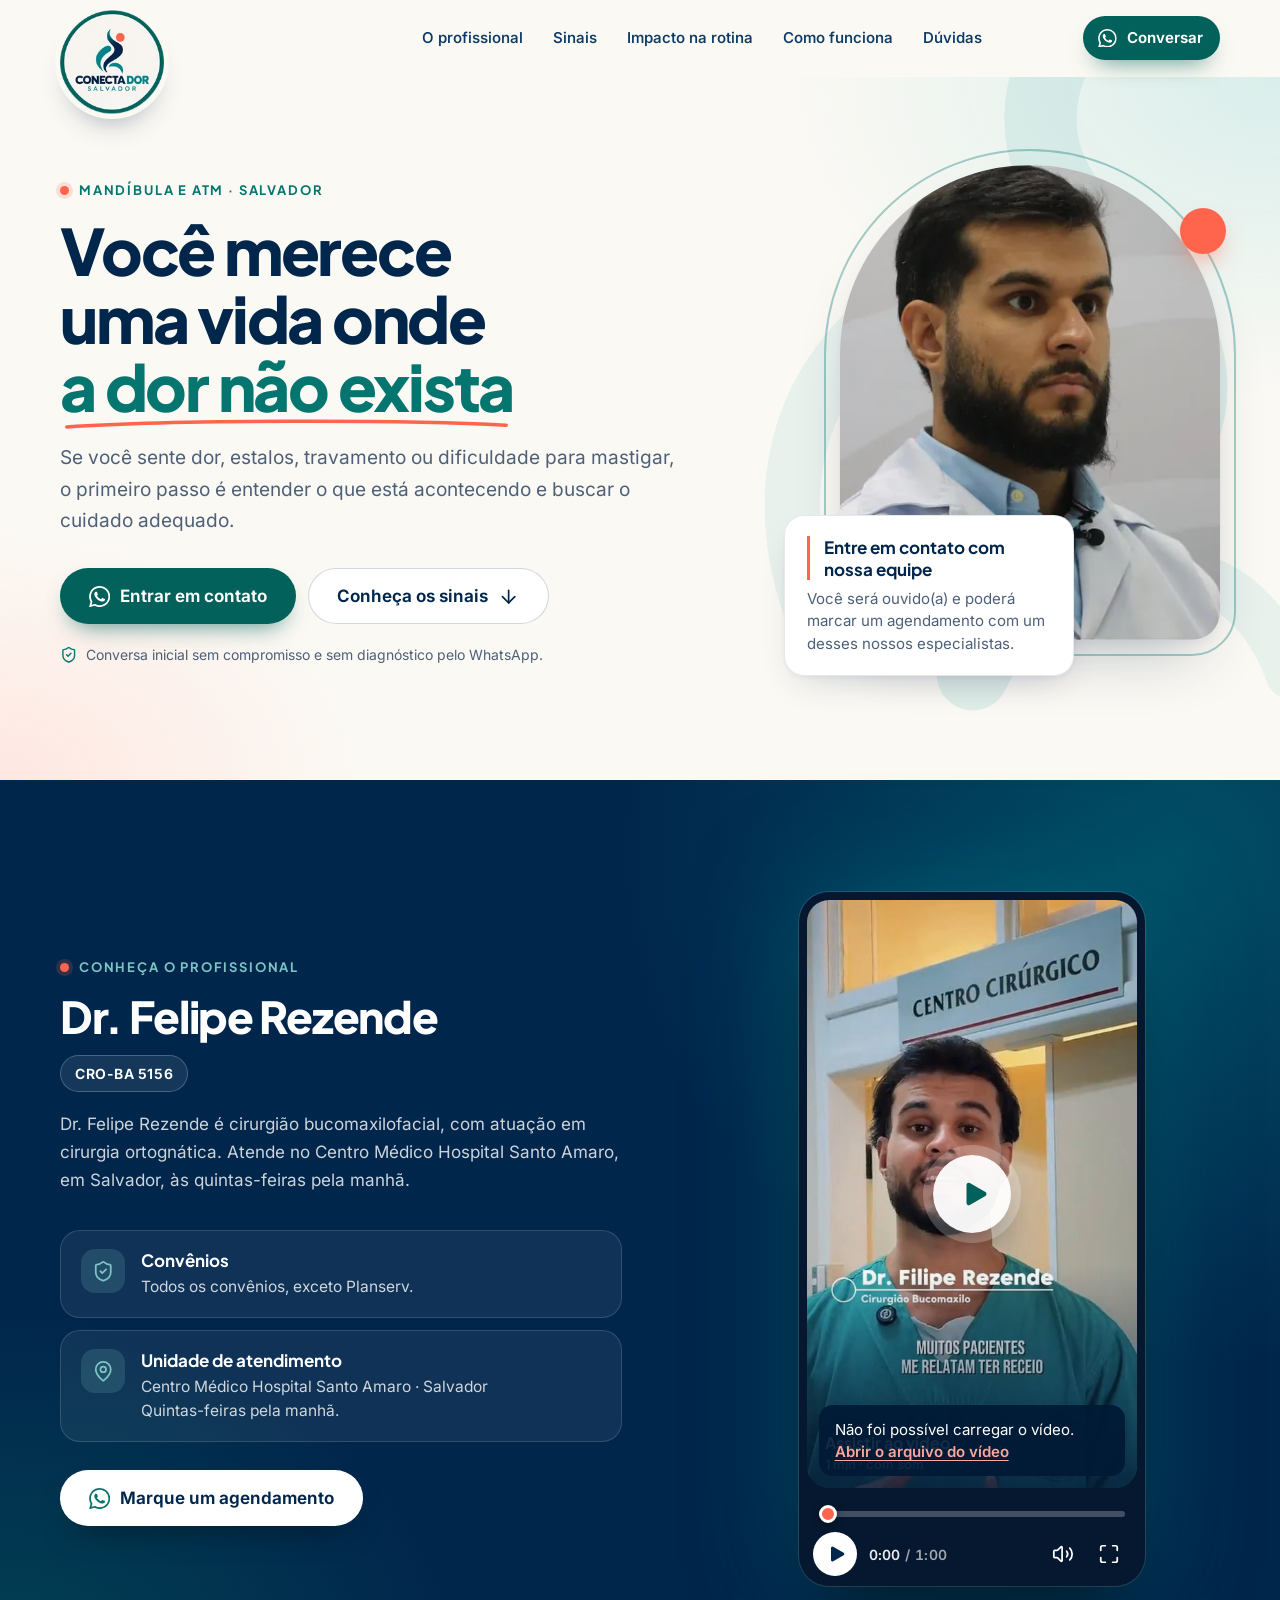
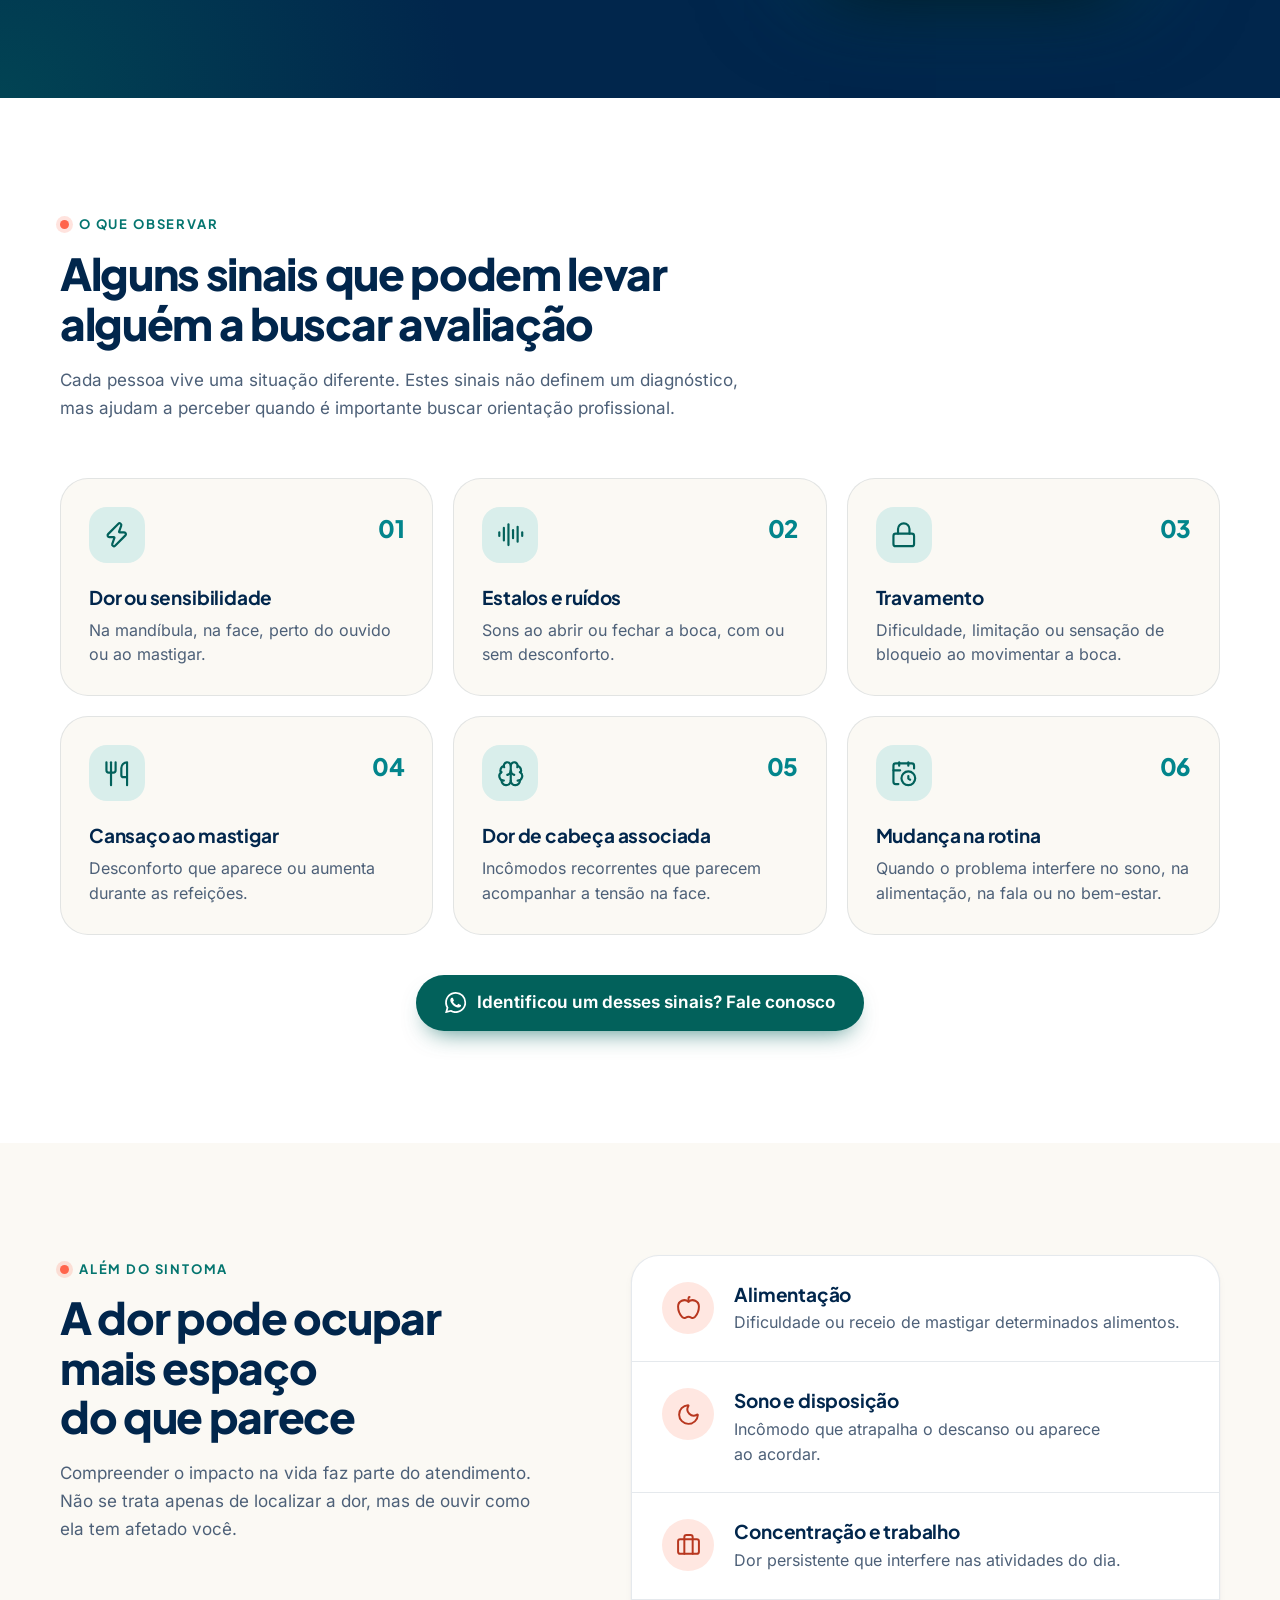
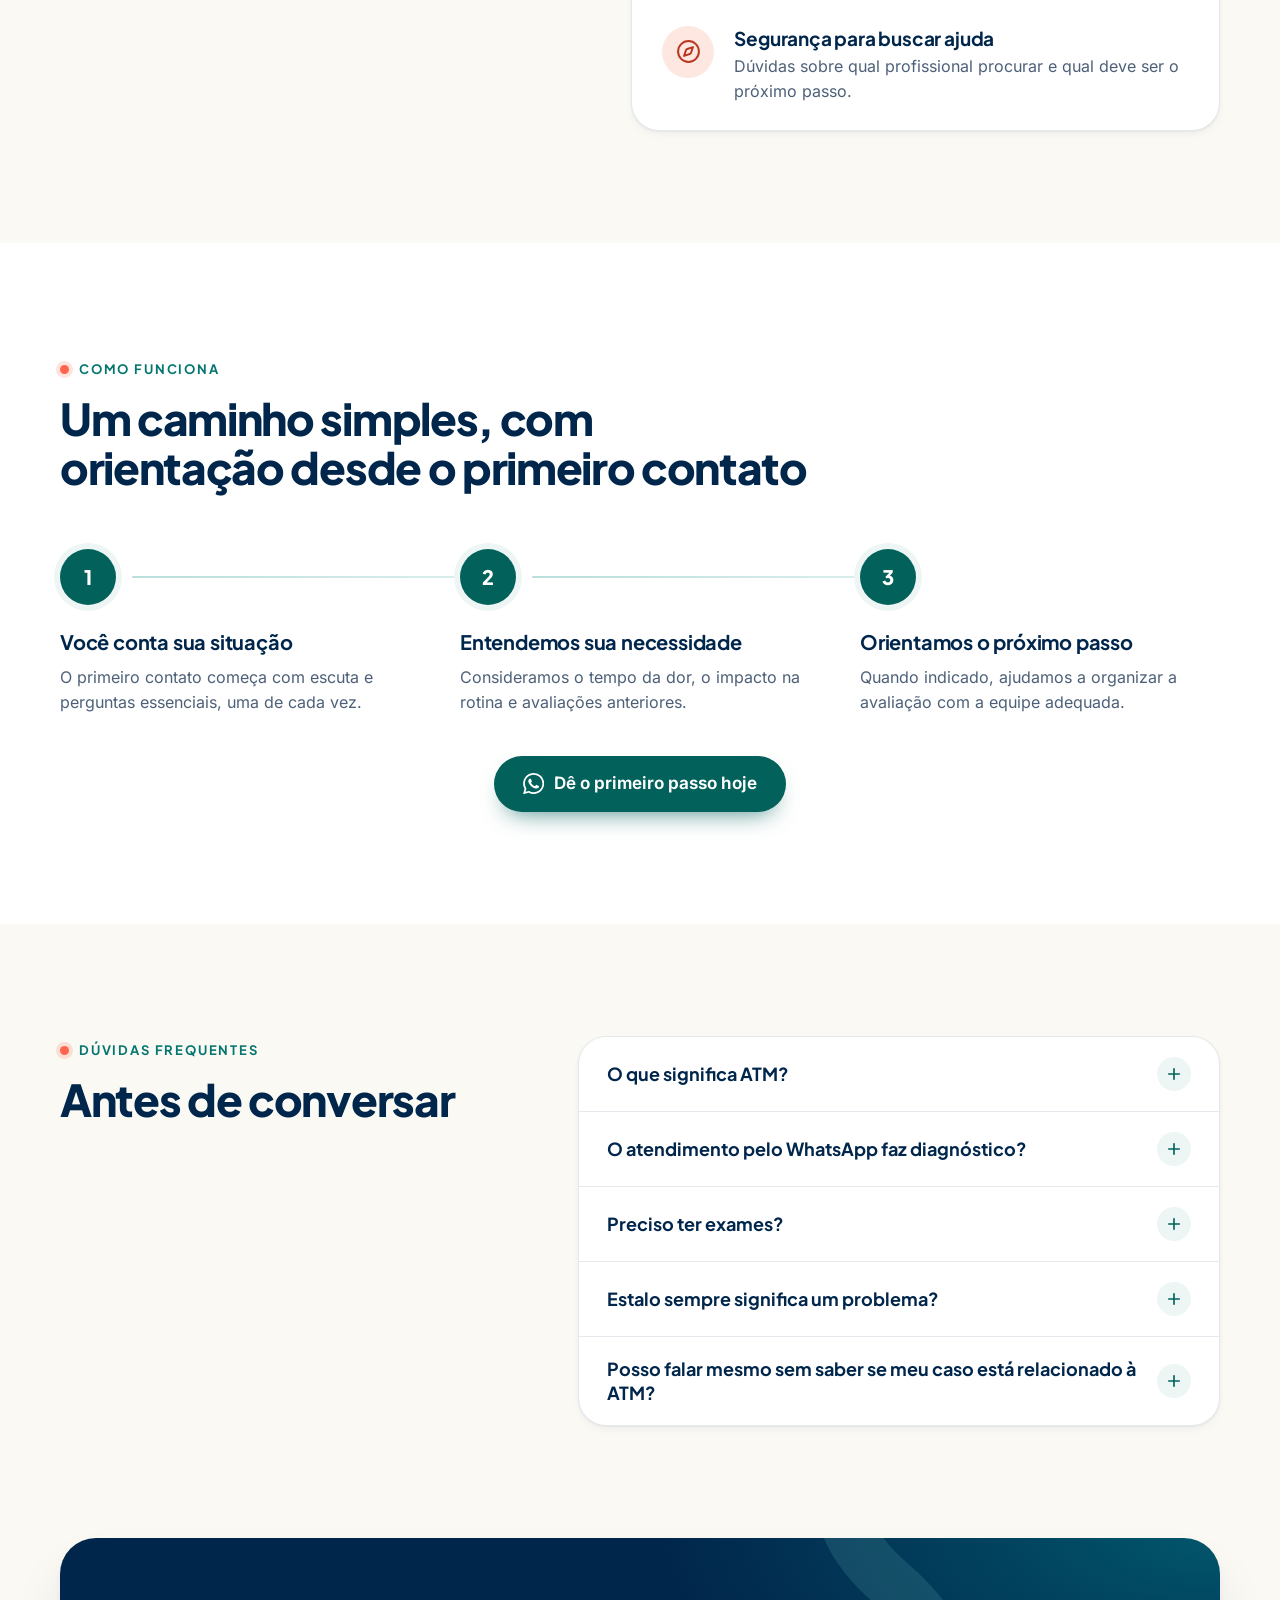
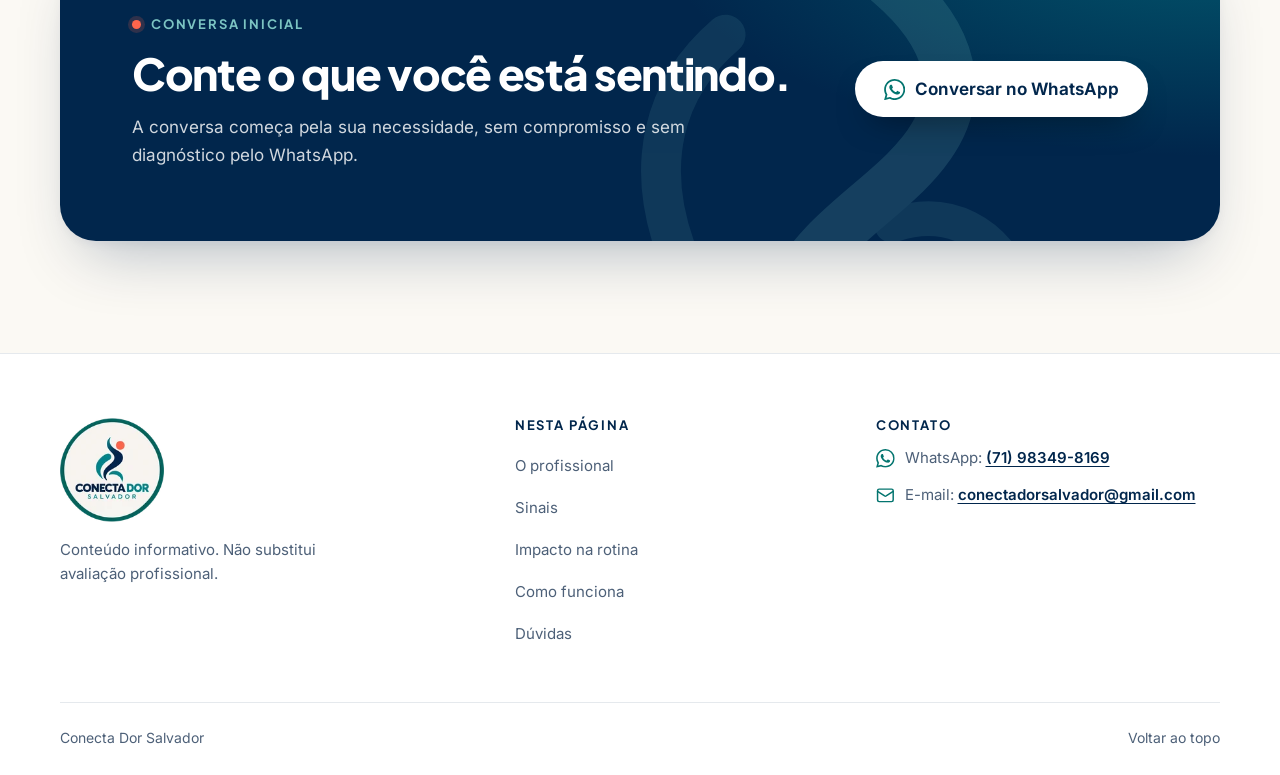
<file: public_html/public_html/index.html>
<!DOCTYPE html>
<html lang="pt-BR">
<head>
  <meta charset="utf-8">
  <meta name="viewport" content="width=device-width, initial-scale=1, viewport-fit=cover">
  <title>Conecta Dor Salvador · Orientação para dor na mandíbula e ATM</title>
  <meta name="description" content="Orientação inicial para quem sente dor, estalos, travamento ou desconforto na região da mandíbula e da ATM em Salvador.">
  <meta name="theme-color" content="#fbf9f4">
  <meta name="format-detection" content="telephone=no">
  <meta property="og:type" content="website">
  <meta property="og:locale" content="pt_BR">
  <meta property="og:site_name" content="Conecta Dor Salvador">
  <meta property="og:title" content="Conecta Dor Salvador">
  <meta property="og:description" content="Orientação inicial para quem sente dor, estalos, travamento ou desconforto na região da mandíbula e da ATM em Salvador.">

  <link rel="icon" type="image/png" sizes="32x32" href="assets/favicon-32.png">
  <link rel="icon" type="image/png" sizes="192x192" href="assets/favicon-192.png">
  <link rel="apple-touch-icon" href="assets/apple-touch-icon.png">

  <link rel="preload" href="assets/fonts/plus-jakarta-sans-latin-wght-normal.woff2" as="font" type="font/woff2" crossorigin>
  <link rel="preload" href="assets/fonts/inter-latin-wght-normal.woff2" as="font" type="font/woff2" crossorigin>
  <link rel="stylesheet" href="assets/css/styles.css?v=2">
  <script>document.documentElement.classList.add('js');</script>
  <script src="assets/js/main.js?v=2" defer></script>
</head>
<body id="topo">
  <a class="skip-link" href="#conteudo">Pular para o conteúdo</a>

  <!-- Ícones: Lucide (licença ISC) e Simple Icons (CC0). -->
  <svg class="sprite" aria-hidden="true" focusable="false" width="0" height="0">
    <symbol id="i-whatsapp" viewBox="0 0 24 24"><path fill="currentColor" stroke="none" d="M17.472 14.382c-.297-.149-1.758-.867-2.03-.967-.273-.099-.471-.148-.67.15-.197.297-.767.966-.94 1.164-.173.199-.347.223-.644.075-.297-.15-1.255-.463-2.39-1.475-.883-.788-1.48-1.761-1.653-2.059-.173-.297-.018-.458.13-.606.134-.133.298-.347.446-.52.149-.174.198-.298.298-.497.099-.198.05-.371-.025-.52-.075-.149-.669-1.612-.916-2.207-.242-.579-.487-.5-.669-.51-.173-.008-.371-.01-.57-.01-.198 0-.52.074-.792.372-.272.297-1.04 1.016-1.04 2.479 0 1.462 1.065 2.875 1.213 3.074.149.198 2.096 3.2 5.077 4.487.709.306 1.262.489 1.694.625.712.227 1.36.195 1.871.118.571-.085 1.758-.719 2.006-1.413.248-.694.248-1.289.173-1.413-.074-.124-.272-.198-.57-.347m-5.421 7.403h-.004a9.87 9.87 0 01-5.031-1.378l-.361-.214-3.741.982.998-3.648-.235-.374a9.86 9.86 0 01-1.51-5.26c.001-5.45 4.436-9.884 9.888-9.884 2.64 0 5.122 1.03 6.988 2.898a9.825 9.825 0 012.893 6.994c-.003 5.45-4.437 9.884-9.885 9.884m8.413-18.297A11.815 11.815 0 0012.05 0C5.495 0 .16 5.335.157 11.892c0 2.096.547 4.142 1.588 5.945L.057 24l6.305-1.654a11.882 11.882 0 005.683 1.448h.005c6.554 0 11.89-5.335 11.893-11.893a11.821 11.821 0 00-3.48-8.413Z"/></symbol>
    <symbol id="i-arrow-down" viewBox="0 0 24 24"><path d="M12 5v14"/><path d="m19 12-7 7-7-7"/></symbol>
    <symbol id="i-arrow-right" viewBox="0 0 24 24"><path d="M5 12h14"/><path d="m12 5 7 7-7 7"/></symbol>
    <symbol id="i-menu" viewBox="0 0 24 24"><path d="M4 6h16"/><path d="M4 12h16"/><path d="M4 18h16"/></symbol>
    <symbol id="i-close" viewBox="0 0 24 24"><path d="M18 6 6 18"/><path d="m6 6 12 12"/></symbol>
    <symbol id="i-plus" viewBox="0 0 24 24"><path d="M5 12h14"/><path d="M12 5v14"/></symbol>
    <symbol id="i-mail" viewBox="0 0 24 24"><path d="m22 7-8.991 5.727a2 2 0 0 1-2.009 0L2 7"/><rect x="2" y="4" width="20" height="16" rx="2"/></symbol>
    <symbol id="i-shield-check" viewBox="0 0 24 24"><path d="M20 13c0 5-3.5 7.5-7.66 8.95a1 1 0 0 1-.67-.01C7.5 20.5 4 18 4 13V6a1 1 0 0 1 1-1c2 0 4.5-1.2 6.24-2.72a1.17 1.17 0 0 1 1.52 0C14.51 3.81 17 5 19 5a1 1 0 0 1 1 1z"/><path d="m9 12 2 2 4-4"/></symbol>
    <symbol id="i-map-pin" viewBox="0 0 24 24"><path d="M20 10c0 4.993-5.539 10.193-7.399 11.799a1 1 0 0 1-1.202 0C9.539 20.193 4 14.993 4 10a8 8 0 0 1 16 0"/><circle cx="12" cy="10" r="3"/></symbol>
    <symbol id="i-calendar" viewBox="0 0 24 24"><path d="M8 2v3"/><path d="M16 2v3"/><rect x="3" y="3" width="18" height="18" rx="2"/><path d="M3 9h18"/><path d="M8 13h.01"/><path d="M12 13h.01"/><path d="M16 13h.01"/><path d="M8 17h.01"/><path d="M12 17h.01"/><path d="M16 17h.01"/></symbol>
    <symbol id="i-zap" viewBox="0 0 24 24"><path d="M15.914 4a1.5 1.5 0 00-2.474-1.561l-9 9A1.5 1.5 0 005.5 14h4.002a.5.5 0 01.471.666L8.086 20a1.5 1.5 0 002.475 1.56l9-9A1.5 1.5 0 0018.5 10h-3.997a.5.5 0 01-.472-.667z"/></symbol>
    <symbol id="i-audio" viewBox="0 0 24 24"><path d="M2 10v3"/><path d="M6 6v11"/><path d="M10 3v18"/><path d="M14 8v7"/><path d="M18 5v13"/><path d="M22 10v3"/></symbol>
    <symbol id="i-lock" viewBox="0 0 24 24"><rect width="18" height="11" x="3" y="11" rx="2" ry="2"/><path d="M7 11V7a5 5 0 0 1 10 0v4"/></symbol>
    <symbol id="i-utensils" viewBox="0 0 24 24"><path d="M3 2v7c0 1.1.9 2 2 2h4a2 2 0 0 0 2-2V2"/><path d="M7 2v20"/><path d="M21 15V2a5 5 0 0 0-5 5v6c0 1.1.9 2 2 2h3Zm0 0v7"/></symbol>
    <symbol id="i-brain" viewBox="0 0 24 24"><path d="M12 18V5"/><path d="M15 13a4.17 4.17 0 01-3-4 4.17 4.17 0 01-3 4"/><path d="M17.707 6.294A3 3 0 1012 5a3 3 0 10-5.707 1.294"/><path d="M17.996 5.125a4 4 0 012.526 5.77"/><path d="M18 18a4 4 0 002-7.465"/><path d="M19.967 17.482a4 4 0 11-7.967.517 4 4 0 11-7.967-.517"/><path d="M6 18a4 4 0 01-2-7.465"/><path d="M6.004 5.125a4 4 0 00-2.526 5.77"/></symbol>
    <symbol id="i-calendar-clock" viewBox="0 0 24 24"><path d="M16 14v2.2l1.6 1"/><path d="M16 2v3"/><path d="M21 7.338V5a2 2 0 00-2-2H5a2 2 0 00-2 2v14a2 2 0 002 2h2.338"/><path d="M3 9h5.859"/><path d="M8 2v3"/><circle cx="16" cy="16" r="6"/></symbol>
    <symbol id="i-apple" viewBox="0 0 24 24"><path d="M12 6.528V3a1 1 0 0 1 1-1h0"/><path d="M18.237 21A15 15 0 0 0 22 11a6 6 0 0 0-10-4.472A6 6 0 0 0 2 11a15.1 15.1 0 0 0 3.763 10 3 3 0 0 0 3.648.648 5.5 5.5 0 0 1 5.178 0A3 3 0 0 0 18.237 21"/></symbol>
    <symbol id="i-moon" viewBox="0 0 24 24"><path d="M20.985 12.486a9 9 0 1 1-9.473-9.472c.405-.022.617.46.402.803a6 6 0 0 0 8.268 8.268c.344-.215.825-.004.803.401"/></symbol>
    <symbol id="i-briefcase" viewBox="0 0 24 24"><path d="M16 20V4a2 2 0 0 0-2-2h-4a2 2 0 0 0-2 2v16"/><rect width="20" height="14" x="2" y="6" rx="2"/></symbol>
    <symbol id="i-compass" viewBox="0 0 24 24"><circle cx="12" cy="12" r="10"/><path d="m16.24 7.76-1.804 5.411a2 2 0 0 1-1.265 1.265L7.76 16.24l1.804-5.411a2 2 0 0 1 1.265-1.265z"/></symbol>
    <symbol id="i-play" viewBox="0 0 24 24"><path fill="currentColor" stroke="none" d="M6 4.75a1.75 1.75 0 0 1 2.63-1.51l12.5 7.25a1.75 1.75 0 0 1 0 3.02l-12.5 7.25A1.75 1.75 0 0 1 6 19.25z"/></symbol>
    <symbol id="i-pause" viewBox="0 0 24 24"><rect fill="currentColor" stroke="none" x="5" y="3.5" width="5" height="17" rx="1.5"/><rect fill="currentColor" stroke="none" x="14" y="3.5" width="5" height="17" rx="1.5"/></symbol>
    <symbol id="i-replay" viewBox="0 0 24 24"><path d="M3 12a9 9 0 1 0 9-9 9.75 9.75 0 0 0-6.74 2.74L3 8"/><path d="M3 3v5h5"/></symbol>
    <symbol id="i-volume" viewBox="0 0 24 24"><path d="M11 4.702a.705.705 0 0 0-1.203-.498L6.413 7.587A1.4 1.4 0 0 1 5.416 8H3a1 1 0 0 0-1 1v6a1 1 0 0 0 1 1h2.416a1.4 1.4 0 0 1 .997.413l3.383 3.384A.705.705 0 0 0 11 19.298z"/><path d="M16 9a5 5 0 0 1 0 6"/><path d="M19.364 18.364a9 9 0 0 0 0-12.728"/></symbol>
    <symbol id="i-volume-off" viewBox="0 0 24 24"><path d="M11 4.702a.7.7 0 0 0-1.203-.498L6.413 7.587A1.4 1.4 0 0 1 5.416 8H3a1 1 0 0 0-1 1v6a1 1 0 0 0 1 1h2.416a1.4 1.4 0 0 1 .997.413l3.383 3.384A.7.7 0 0 0 11 19.298z"/><path d="m16.5 14.5 5-5"/><path d="m16.5 9.5 5 5"/></symbol>
    <symbol id="i-maximize" viewBox="0 0 24 24"><path d="M8 3H5a2 2 0 0 0-2 2v3"/><path d="M21 8V5a2 2 0 0 0-2-2h-3"/><path d="M3 16v3a2 2 0 0 0 2 2h3"/><path d="M16 21h3a2 2 0 0 0 2-2v-3"/></symbol>
    <symbol id="i-minimize" viewBox="0 0 24 24"><path d="M8 3v3a2 2 0 0 1-2 2H3"/><path d="M21 8h-3a2 2 0 0 1-2-2V3"/><path d="M3 16h3a2 2 0 0 1 2 2v3"/><path d="M16 21v-3a2 2 0 0 1 2-2h3"/></symbol>
  </svg>

  <div class="scroll-sentinel" data-scroll-sentinel aria-hidden="true"></div>

  <header class="site-header" data-header>
    <div class="container site-header__inner">
      <a class="brand" href="#topo" aria-label="Conecta Dor Salvador: voltar ao início">
        <span class="brand__logo">
          <picture>
            <source type="image/webp" srcset="assets/logo-160.webp 160w, assets/logo-320.webp 320w" sizes="96px">
            <img src="assets/logo-320.png" alt="" width="320" height="320" decoding="async">
          </picture>
        </span>
        <span class="brand__name" aria-hidden="true">
          <span class="brand__title">Conecta <span>Dor</span></span>
          <span class="brand__place">Salvador</span>
        </span>
      </a>

      <nav class="site-nav" id="menu-principal" aria-label="Navegação principal" data-nav>
        <ul class="site-nav__list">
          <li><a href="#video-dr-felipe">O profissional</a></li>
          <li><a href="#sinais">Sinais</a></li>
          <li><a href="#impacto">Impacto na rotina</a></li>
          <li><a href="#como-funciona">Como funciona</a></li>
          <li><a href="#duvidas">Dúvidas</a></li>
        </ul>
        <div class="site-nav__extra">
          <a class="btn btn--primary btn--block" href="https://wa.me/5571983498169?text=Ol%C3%A1%21%20Vim%20pela%20p%C3%A1gina%20Conecta%20Dor%20Salvador%20e%20gostaria%20de%20conversar%20sobre%20o%20que%20estou%20sentindo." target="_blank" rel="noopener noreferrer">
            <svg class="icon" aria-hidden="true"><use href="#i-whatsapp"/></svg>
            Conversar no WhatsApp
          </a>
          <p class="site-nav__note">Centro Médico Hospital Santo Amaro · Salvador</p>
        </div>
      </nav>

      <div class="site-header__actions">
        <a class="btn btn--primary btn--sm header-cta" href="https://wa.me/5571983498169?text=Ol%C3%A1%21%20Vim%20pela%20p%C3%A1gina%20Conecta%20Dor%20Salvador%20e%20gostaria%20de%20conversar%20sobre%20o%20que%20estou%20sentindo." target="_blank" rel="noopener noreferrer" aria-label="Conversar com o Conecta Dor Salvador pelo WhatsApp">
          <svg class="icon" aria-hidden="true"><use href="#i-whatsapp"/></svg>
          <span class="header-cta__label">Conversar</span>
        </a>
        <button class="menu-toggle" type="button" aria-expanded="false" aria-controls="menu-principal" aria-label="Abrir menu" data-menu-toggle>
          <svg class="icon menu-toggle__open" aria-hidden="true"><use href="#i-menu"/></svg>
          <svg class="icon menu-toggle__close" aria-hidden="true"><use href="#i-close"/></svg>
        </button>
      </div>
    </div>
  </header>

  <main id="conteudo" tabindex="-1">

    <!-- Hero -->
    <section class="hero" aria-labelledby="hero-titulo">
      <div class="hero__decor" aria-hidden="true">
        <svg viewBox="0 0 600 600" fill="none"><path d="M318 22c-34 62-18 118 40 168 70 60 92 128 38 196-44 56-120 92-152 162" stroke="currentColor" stroke-width="60" stroke-linecap="round"/><path d="M168 250c-70 60-98 150-52 262" stroke="currentColor" stroke-width="46" stroke-linecap="round" opacity=".7"/><path d="M360 470c62-22 122 4 148 78" stroke="currentColor" stroke-width="40" stroke-linecap="round" opacity=".7"/></svg>
      </div>
      <div class="container hero__grid">
        <div class="hero__content">
          <p class="eyebrow"><span class="eyebrow__dot" aria-hidden="true"></span>Mandíbula e ATM · Salvador</p>
          <h1 id="hero-titulo">Você merece uma vida onde <span class="highlight">a dor não exista</span></h1>
          <p class="lead">Se você sente dor, estalos, travamento ou dificuldade para mastigar, o primeiro passo é entender o que está acontecendo e buscar o cuidado adequado.</p>
          <div class="actions">
            <a class="btn btn--primary btn--lg" href="https://wa.me/5571983498169?text=Ol%C3%A1%21%20Vim%20pela%20p%C3%A1gina%20Conecta%20Dor%20Salvador%20e%20gostaria%20de%20conversar%20sobre%20o%20que%20estou%20sentindo." target="_blank" rel="noopener noreferrer">
              <svg class="icon" aria-hidden="true"><use href="#i-whatsapp"/></svg>
              Entrar em contato
            </a>
            <a class="btn btn--ghost btn--lg" href="#sinais">
              Conheça os sinais
              <svg class="icon" aria-hidden="true"><use href="#i-arrow-down"/></svg>
            </a>
          </div>
          <p class="hero__note">
            <svg class="icon" aria-hidden="true"><use href="#i-shield-check"/></svg>
            Conversa inicial sem compromisso e sem diagnóstico pelo WhatsApp.
          </p>
        </div>

        <div class="hero__visual">
          <div class="portrait">
            <span class="portrait__ring" aria-hidden="true"></span>
            <span class="portrait__dot" aria-hidden="true"></span>
            <div class="portrait__frame">
              <picture>
                <source type="image/webp" srcset="assets/dr-felipe-retrato-400.webp 400w, assets/dr-felipe-retrato.webp 709w" sizes="(min-width: 900px) 360px, 96px">
                <img src="assets/dr-felipe-retrato.jpg" alt="Retrato do Dr. Felipe Rezende de jaleco" width="709" height="887" fetchpriority="high" decoding="async">
              </picture>
            </div>
          </div>
          <div class="contact-card">
            <strong>Entre em contato com nossa equipe</strong>
            <p>Você será ouvido(a) e poderá marcar um agendamento com um desses nossos especialistas.</p>
          </div>
        </div>
      </div>
    </section>

    <!-- Profissional + vídeo -->
    <section id="video-dr-felipe" class="section section--navy pro" aria-labelledby="pro-titulo">
      <div class="container pro__grid">
        <div class="pro__intro" data-reveal>
          <p class="eyebrow eyebrow--light"><span class="eyebrow__dot" aria-hidden="true"></span>Conheça o profissional</p>
          <h2 id="pro-titulo">Dr. Felipe Rezende</h2>
          <p class="professional-registration">CRO-BA 5156</p>
          <p class="section-intro">Dr. Felipe Rezende é cirurgião bucomaxilofacial, com atuação em cirurgia ortognática. Atende no Centro Médico Hospital Santo Amaro, em Salvador, às quintas-feiras pela manhã.</p>
          <!-- Antes de publicar: confirmar nome profissional e registro de especialidade com o responsável. CRO-BA 5156 informado por Rita. Tempo de atuação e número de pacientes só devem ser incluídos após comprovação. -->
        </div>

        <figure class="player" data-player data-reveal>
          <div class="player__stage" data-player-stage>
            <video class="player__video" controls playsinline preload="none" poster="assets/poster-video.jpg" width="480" height="854" aria-label="Vídeo do Dr. Felipe Rezende" data-duration="60">
              <source src="assets/video-dr-felipe.mp4" type="video/mp4">
              Seu navegador não reproduz este vídeo.
            </video>
            <div class="player__overlay" data-player-overlay aria-hidden="true" hidden>
              <span class="player__big">
                <svg class="icon player__big-play"><use href="#i-play"/></svg>
                <svg class="icon player__big-replay"><use href="#i-replay"/></svg>
              </span>
              <span class="player__hint"><span data-player-hint>Assistir ao vídeo</span><span class="player__hint-meta">1 min · com som</span></span>
            </div>
            <div class="player__spinner" aria-hidden="true"></div>
            <p class="player__error" role="alert" data-player-error hidden>Não foi possível carregar o vídeo. <a href="assets/video-dr-felipe.mp4">Abrir o arquivo do vídeo</a></p>
          </div>
          <div class="player__dock" role="group" aria-label="Controles do vídeo" data-player-dock hidden>
            <input class="player__seek" type="range" min="0" max="60" step="0.1" value="0" aria-label="Posição do vídeo" aria-valuetext="0:00 de 1:00" data-player-seek>
            <div class="player__row">
              <button class="player__btn player__btn--main" type="button" aria-label="Reproduzir" data-player-toggle>
                <svg class="icon player__icon-play" aria-hidden="true"><use href="#i-play"/></svg>
                <svg class="icon player__icon-pause" aria-hidden="true"><use href="#i-pause"/></svg>
              </button>
              <span class="player__time" aria-hidden="true"><span data-player-current>0:00</span><span class="player__time-sep">/</span><span data-player-total>1:00</span></span>
              <span class="player__spacer"></span>
              <button class="player__btn" type="button" aria-label="Silenciar" aria-pressed="false" data-player-mute>
                <svg class="icon player__icon-volume" aria-hidden="true"><use href="#i-volume"/></svg>
                <svg class="icon player__icon-muted" aria-hidden="true"><use href="#i-volume-off"/></svg>
              </button>
              <button class="player__btn" type="button" aria-label="Tela cheia" data-player-fullscreen>
                <svg class="icon player__icon-max" aria-hidden="true"><use href="#i-maximize"/></svg>
                <svg class="icon player__icon-min" aria-hidden="true"><use href="#i-minimize"/></svg>
              </button>
            </div>
          </div>
          <figcaption class="visually-hidden">Vídeo do Dr. Felipe Rezende, com cerca de 1 minuto de duração e legendas na imagem.</figcaption>
        </figure>

        <div class="pro__details" data-reveal>
          <dl class="facts">
            <div class="fact">
              <dt><span class="fact__icon" aria-hidden="true"><svg class="icon"><use href="#i-shield-check"/></svg></span>Convênios</dt>
              <dd>Todos os convênios, exceto Planserv.</dd>
            </div>
            <div class="fact">
              <dt><span class="fact__icon" aria-hidden="true"><svg class="icon"><use href="#i-map-pin"/></svg></span>Unidade de atendimento</dt>
              <dd>Centro Médico Hospital Santo Amaro · Salvador<br>Quintas-feiras pela manhã.</dd>
            </div>
          </dl>
          <a class="btn btn--light btn--lg" href="https://wa.me/5571983498169" target="_blank" rel="noopener noreferrer">
            <svg class="icon" aria-hidden="true"><use href="#i-whatsapp"/></svg>
            Marque um agendamento
          </a>
        </div>
      </div>
    </section>

    <!-- Sinais -->
    <section id="sinais" class="section section--white" aria-labelledby="sinais-titulo">
      <div class="container">
        <div class="section-head" data-reveal>
          <p class="eyebrow"><span class="eyebrow__dot" aria-hidden="true"></span>O que observar</p>
          <h2 id="sinais-titulo">Alguns sinais que podem levar alguém a buscar avaliação</h2>
          <p class="section-intro">Cada pessoa vive uma situação diferente. Estes sinais não definem um diagnóstico, mas ajudam a perceber quando é importante buscar orientação profissional.</p>
        </div>
        <ul class="signs" role="list">
          <li class="sign" data-reveal>
            <span class="sign__icon" aria-hidden="true"><svg class="icon"><use href="#i-zap"/></svg></span>
            <div class="sign__body">
              <span class="sign__num" aria-hidden="true">01</span>
              <h3>Dor ou sensibilidade</h3>
              <p>Na mandíbula, na face, perto do ouvido ou ao mastigar.</p>
            </div>
          </li>
          <li class="sign" data-reveal>
            <span class="sign__icon" aria-hidden="true"><svg class="icon"><use href="#i-audio"/></svg></span>
            <div class="sign__body">
              <span class="sign__num" aria-hidden="true">02</span>
              <h3>Estalos e ruídos</h3>
              <p>Sons ao abrir ou fechar a boca, com ou sem desconforto.</p>
            </div>
          </li>
          <li class="sign" data-reveal>
            <span class="sign__icon" aria-hidden="true"><svg class="icon"><use href="#i-lock"/></svg></span>
            <div class="sign__body">
              <span class="sign__num" aria-hidden="true">03</span>
              <h3>Travamento</h3>
              <p>Dificuldade, limitação ou sensação de bloqueio ao movimentar a boca.</p>
            </div>
          </li>
          <li class="sign" data-reveal>
            <span class="sign__icon" aria-hidden="true"><svg class="icon"><use href="#i-utensils"/></svg></span>
            <div class="sign__body">
              <span class="sign__num" aria-hidden="true">04</span>
              <h3>Cansaço ao mastigar</h3>
              <p>Desconforto que aparece ou aumenta durante as refeições.</p>
            </div>
          </li>
          <li class="sign" data-reveal>
            <span class="sign__icon" aria-hidden="true"><svg class="icon"><use href="#i-brain"/></svg></span>
            <div class="sign__body">
              <span class="sign__num" aria-hidden="true">05</span>
              <h3>Dor de cabeça associada</h3>
              <p>Incômodos recorrentes que parecem acompanhar a tensão na face.</p>
            </div>
          </li>
          <li class="sign" data-reveal>
            <span class="sign__icon" aria-hidden="true"><svg class="icon"><use href="#i-calendar-clock"/></svg></span>
            <div class="sign__body">
              <span class="sign__num" aria-hidden="true">06</span>
              <h3>Mudança na rotina</h3>
              <p>Quando o problema interfere no sono, na alimentação, na fala ou no bem-estar.</p>
            </div>
          </li>
        </ul>
        <div class="actions actions--center" data-reveal>
          <a class="btn btn--primary btn--lg" href="https://wa.me/5571983498169" target="_blank" rel="noopener noreferrer">
            <svg class="icon" aria-hidden="true"><use href="#i-whatsapp"/></svg>
            Identificou um desses sinais? Fale conosco
          </a>
        </div>
      </div>
    </section>

    <!-- Impacto -->
    <section id="impacto" class="section section--cream" aria-labelledby="impacto-titulo">
      <div class="container impact">
        <div class="impact__head" data-reveal>
          <p class="eyebrow"><span class="eyebrow__dot" aria-hidden="true"></span>Além do sintoma</p>
          <h2 id="impacto-titulo">A dor pode ocupar mais espaço do que parece</h2>
          <p class="section-intro">Compreender o impacto na vida faz parte do atendimento. Não se trata apenas de localizar a dor, mas de ouvir como ela tem afetado você.</p>
        </div>
        <ul class="impact__list" role="list">
          <li class="impact__item" data-reveal>
            <span class="impact__icon" aria-hidden="true"><svg class="icon"><use href="#i-apple"/></svg></span>
            <div>
              <h3>Alimentação</h3>
              <p>Dificuldade ou receio de mastigar determinados alimentos.</p>
            </div>
          </li>
          <li class="impact__item" data-reveal>
            <span class="impact__icon" aria-hidden="true"><svg class="icon"><use href="#i-moon"/></svg></span>
            <div>
              <h3>Sono e disposição</h3>
              <p>Incômodo que atrapalha o descanso ou aparece ao acordar.</p>
            </div>
          </li>
          <li class="impact__item" data-reveal>
            <span class="impact__icon" aria-hidden="true"><svg class="icon"><use href="#i-briefcase"/></svg></span>
            <div>
              <h3>Concentração e trabalho</h3>
              <p>Dor persistente que interfere nas atividades do dia.</p>
            </div>
          </li>
          <li class="impact__item" data-reveal>
            <span class="impact__icon" aria-hidden="true"><svg class="icon"><use href="#i-compass"/></svg></span>
            <div>
              <h3>Segurança para buscar ajuda</h3>
              <p>Dúvidas sobre qual profissional procurar e qual deve ser o próximo passo.</p>
            </div>
          </li>
        </ul>
      </div>
    </section>

    <!-- Como funciona -->
    <section id="como-funciona" class="section section--white" aria-labelledby="como-titulo">
      <div class="container">
        <div class="section-head" data-reveal>
          <p class="eyebrow"><span class="eyebrow__dot" aria-hidden="true"></span>Como funciona</p>
          <h2 id="como-titulo">Um caminho simples, com orientação desde o primeiro contato</h2>
        </div>
        <ol class="steps" role="list">
          <li class="step" data-reveal>
            <span class="step__num" aria-hidden="true">1</span>
            <div class="step__body">
              <h3>Você conta sua situação</h3>
              <p>O primeiro contato começa com escuta e perguntas essenciais, uma de cada vez.</p>
            </div>
          </li>
          <li class="step" data-reveal>
            <span class="step__num" aria-hidden="true">2</span>
            <div class="step__body">
              <h3>Entendemos sua necessidade</h3>
              <p>Consideramos o tempo da dor, o impacto na rotina e avaliações anteriores.</p>
            </div>
          </li>
          <li class="step" data-reveal>
            <span class="step__num" aria-hidden="true">3</span>
            <div class="step__body">
              <h3>Orientamos o próximo passo</h3>
              <p>Quando indicado, ajudamos a organizar a avaliação com a equipe adequada.</p>
            </div>
          </li>
        </ol>
        <div class="actions actions--center" data-reveal>
          <a class="btn btn--primary btn--lg" href="https://wa.me/5571983498169" target="_blank" rel="noopener noreferrer">
            <svg class="icon" aria-hidden="true"><use href="#i-whatsapp"/></svg>
            Dê o primeiro passo hoje
          </a>
        </div>
      </div>
    </section>

    <!-- Dúvidas -->
    <section id="duvidas" class="section section--cream" aria-labelledby="duvidas-titulo">
      <div class="container faq">
        <div class="faq__head" data-reveal>
          <p class="eyebrow"><span class="eyebrow__dot" aria-hidden="true"></span>Dúvidas frequentes</p>
          <h2 id="duvidas-titulo">Antes de conversar</h2>
        </div>
        <div class="faq__list" data-reveal>
          <details name="duvidas">
            <summary>O que significa ATM?<span class="faq__mark" aria-hidden="true"><svg class="icon"><use href="#i-plus"/></svg></span></summary>
            <p>ATM é a sigla para articulação temporomandibular, que liga a mandíbula ao crânio e participa de movimentos como falar, mastigar e abrir ou fechar a boca.</p>
          </details>
          <details name="duvidas">
            <summary>O atendimento pelo WhatsApp faz diagnóstico?<span class="faq__mark" aria-hidden="true"><svg class="icon"><use href="#i-plus"/></svg></span></summary>
            <p>Não. O WhatsApp é usado para acolher, compreender a necessidade inicial e orientar o próximo passo. O diagnóstico e a indicação de tratamento dependem de avaliação profissional.</p>
          </details>
          <details name="duvidas">
            <summary>Preciso ter exames?<span class="faq__mark" aria-hidden="true"><svg class="icon"><use href="#i-plus"/></svg></span></summary>
            <p>Você pode informar se já possui exames ou avaliações anteriores. A equipe orientará o que é necessário para sua situação.</p>
          </details>
          <details name="duvidas">
            <summary>Estalo sempre significa um problema?<span class="faq__mark" aria-hidden="true"><svg class="icon"><use href="#i-plus"/></svg></span></summary>
            <p>Nem todo estalo tem a mesma causa ou importância. A presença de dor, travamento, limitação ou impacto na rotina ajuda a orientar a necessidade de avaliação.</p>
          </details>
          <details name="duvidas">
            <summary>Posso falar mesmo sem saber se meu caso está relacionado à ATM?<span class="faq__mark" aria-hidden="true"><svg class="icon"><use href="#i-plus"/></svg></span></summary>
            <p>Sim. Conte o que está sentindo. O atendimento inicial ajuda a compreender sua necessidade e a direcionar o cuidado adequado.</p>
          </details>
        </div>
      </div>
    </section>

    <!-- Conversa inicial -->
    <section id="conversar" class="section section--cream section--cta" aria-labelledby="cta-titulo">
      <div class="container">
        <div class="cta" data-reveal>
          <div class="cta__decor" aria-hidden="true">
            <svg viewBox="0 0 600 600" fill="none"><path d="M318 22c-34 62-18 118 40 168 70 60 92 128 38 196-44 56-120 92-152 162" stroke="currentColor" stroke-width="60" stroke-linecap="round"/><path d="M168 250c-70 60-98 150-52 262" stroke="currentColor" stroke-width="46" stroke-linecap="round" opacity=".7"/><path d="M360 470c62-22 122 4 148 78" stroke="currentColor" stroke-width="40" stroke-linecap="round" opacity=".7"/></svg>
          </div>
          <div class="cta__text">
            <p class="eyebrow eyebrow--light"><span class="eyebrow__dot" aria-hidden="true"></span>Conversa inicial</p>
            <h2 id="cta-titulo">Conte o que você está sentindo.</h2>
            <p>A conversa começa pela sua necessidade, sem compromisso e sem diagnóstico pelo WhatsApp.</p>
          </div>
          <a class="btn btn--light btn--lg" href="https://wa.me/5571983498169?text=Ol%C3%A1%21%20Vim%20pela%20p%C3%A1gina%20Conecta%20Dor%20Salvador%20e%20gostaria%20de%20conversar%20sobre%20o%20que%20estou%20sentindo." target="_blank" rel="noopener noreferrer" aria-label="Conversar no WhatsApp com o Conecta Dor Salvador">
            <svg class="icon" aria-hidden="true"><use href="#i-whatsapp"/></svg>
            Conversar no WhatsApp
          </a>
        </div>
      </div>
    </section>
  </main>

  <footer class="site-footer">
    <div class="container site-footer__grid">
      <div class="site-footer__brand">
        <picture>
          <source type="image/webp" srcset="assets/logo-160.webp 160w, assets/logo-320.webp 320w" sizes="104px">
          <img src="assets/logo-320.png" alt="Logomarca circular Conecta Dor Salvador" width="320" height="320" loading="lazy" decoding="async">
        </picture>
        <p>Conteúdo informativo. Não substitui avaliação profissional.</p>
      </div>
      <nav class="site-footer__nav" aria-label="Seções da página">
        <h2 class="site-footer__title">Nesta página</h2>
        <ul role="list">
          <li><a href="#video-dr-felipe">O profissional</a></li>
          <li><a href="#sinais">Sinais</a></li>
          <li><a href="#impacto">Impacto na rotina</a></li>
          <li><a href="#como-funciona">Como funciona</a></li>
          <li><a href="#duvidas">Dúvidas</a></li>
        </ul>
      </nav>
      <div class="site-footer__contact">
        <h2 class="site-footer__title">Contato</h2>
        <ul role="list">
          <li>
            <svg class="icon" aria-hidden="true"><use href="#i-whatsapp"/></svg>
            <span>WhatsApp: <a href="https://wa.me/5571983498169" target="_blank" rel="noopener noreferrer">(71) 98349-8169</a></span>
          </li>
          <li>
            <svg class="icon" aria-hidden="true"><use href="#i-mail"/></svg>
            <span>E-mail: <a href="mailto:conectadorsalvador@gmail.com">conectadorsalvador@gmail.com</a></span>
          </li>
        </ul>
      </div>
    </div>
    <div class="container site-footer__bottom">
      <span>Conecta Dor Salvador</span>
      <a href="#topo">Voltar ao topo</a>
    </div>
  </footer>
</body>
</html>
</file>
<file: assets/css/styles.css>
/* ==========================================================================
   Conecta Dor Salvador · folha de estilos
   Paleta e formas derivadas da logomarca (azul-marinho, verde-azulado, coral e creme).
   Estrutura: tokens · base · componentes · cabeçalho · seções · player · rodapé · movimento
   ========================================================================== */

/* ---------- Fontes (locais, sem requisições externas) ---------- */
@font-face {
  font-family: "Plus Jakarta Sans";
  font-style: normal;
  font-weight: 200 800;
  font-display: swap;
  src: url("../fonts/plus-jakarta-sans-latin-wght-normal.woff2") format("woff2");
}

@font-face {
  font-family: "Inter";
  font-style: normal;
  font-weight: 100 900;
  font-display: swap;
  src: url("../fonts/inter-latin-wght-normal.woff2") format("woff2");
}

/* ---------- Tokens ---------- */
:root {
  color-scheme: light;

  /* Cores da marca */
  --navy-950: #011a36;
  --navy-900: #01264c;
  --navy-800: #0b3a66;
  --teal-800: #024f4b;
  --teal-700: #02615b;
  --teal-600: #04756f;
  --teal-500: #02858c;
  --teal-wordmark: #007a7f;
  --teal-300: #7cc4c2;
  --teal-200: #b9dedb;
  --teal-100: #d9eeeb;
  --teal-50: #edf6f4;
  --coral-500: #ff654c;
  --coral-300: #ffa797;
  --coral-100: #ffe7e1;
  --cream-50: #fbf9f4;
  --cream-100: #f8f5f1;
  --cream-200: #f0ebe1;
  --white: #fff;

  /* Papéis */
  --bg: var(--cream-50);
  --ink: var(--navy-900);
  --text: #24405c;
  --muted: #4d6078;
  --line: rgba(1, 38, 76, .1);
  --line-strong: rgba(1, 38, 76, .18);
  --focus: var(--navy-900);

  /* Tipografia */
  --font-display: "Plus Jakarta Sans", "Segoe UI", system-ui, -apple-system, sans-serif;
  --font-body: "Inter", system-ui, -apple-system, "Segoe UI", Roboto, sans-serif;

  /* Forma e profundidade */
  --radius-sm: 14px;
  --radius-md: 20px;
  --radius-lg: 28px;
  --radius-xl: 36px;
  --shadow-sm: 0 1px 2px rgba(1, 38, 76, .06), 0 4px 12px -4px rgba(1, 38, 76, .08);
  --shadow-md: 0 2px 4px rgba(1, 38, 76, .04), 0 16px 36px -14px rgba(1, 38, 76, .2);
  --shadow-lg: 0 4px 8px rgba(1, 38, 76, .04), 0 32px 64px -24px rgba(1, 38, 76, .3);

  /* Layout */
  --header-h: 64px;
  --logo-size: 46px;
  --gutter: 20px;
  --section-y: 64px;
  --ease: cubic-bezier(.2, .7, .2, 1);
}

@media (min-width: 600px) {
  :root {
    --gutter: 32px;
    --section-y: 80px;
  }
}

@media (min-width: 900px) {
  :root {
    --header-h: 76px;
    --logo-size: 56px;
    --gutter: 40px;
    --section-y: 112px;
  }
}

/* ---------- Base ---------- */
*,
*::before,
*::after {
  box-sizing: border-box;
}

html {
  -webkit-text-size-adjust: 100%;
  text-size-adjust: 100%;
  /* Âncoras nunca ficam escondidas atrás do cabeçalho fixo */
  scroll-padding-top: var(--header-h);
}

body {
  margin: 0;
  background: var(--bg);
  color: var(--text);
  font-family: var(--font-body);
  font-size: 1rem;
  line-height: 1.65;
  -webkit-font-smoothing: antialiased;
  -moz-osx-font-smoothing: grayscale;
}

h1,
h2,
h3 {
  margin: 0;
  color: var(--ink);
  font-family: var(--font-display);
  font-weight: 800;
  text-wrap: balance;
}

h1 {
  font-size: clamp(2.125rem, 1.25rem + 4.2vw, 4rem);
  line-height: 1.06;
  letter-spacing: -.035em;
}

h2 {
  font-size: clamp(1.75rem, 1.25rem + 2.3vw, 2.75rem);
  line-height: 1.12;
  letter-spacing: -.03em;
}

h3 {
  font-size: 1.125rem;
  font-weight: 700;
  line-height: 1.3;
  letter-spacing: -.01em;
}

p {
  margin: 0;
  text-wrap: pretty;
}

a {
  color: inherit;
  text-underline-offset: .2em;
}

img,
svg,
video {
  display: block;
  max-width: 100%;
}

img {
  height: auto;
}

ul,
ol,
dl,
dd,
figure {
  margin: 0;
  padding: 0;
}

ul[role="list"],
ol[role="list"] {
  list-style: none;
}

button,
input {
  font: inherit;
  color: inherit;
}

[hidden] {
  display: none !important;
}

:focus-visible {
  outline: 3px solid var(--focus);
  outline-offset: 3px;
  border-radius: 6px;
}

::selection {
  background: var(--teal-200);
  color: var(--navy-900);
}

.container {
  width: min(1160px, 100% - 2 * var(--gutter));
  margin-inline: auto;
}

.visually-hidden {
  position: absolute;
  width: 1px;
  height: 1px;
  margin: -1px;
  padding: 0;
  overflow: hidden;
  clip-path: inset(50%);
  white-space: nowrap;
  border: 0;
}

.sprite {
  position: absolute;
  width: 0;
  height: 0;
  overflow: hidden;
}

.icon {
  width: 1.25em;
  height: 1.25em;
  flex: none;
  fill: none;
  stroke: currentColor;
  stroke-width: 1.9;
  stroke-linecap: round;
  stroke-linejoin: round;
}

.skip-link {
  position: fixed;
  top: 10px;
  left: 10px;
  z-index: 200;
  padding: 12px 18px;
  border-radius: 999px;
  background: var(--navy-900);
  color: var(--white);
  font-weight: 600;
  text-decoration: none;
  transform: translateY(-200%);
}

.skip-link:focus {
  transform: none;
  --focus: var(--coral-500);
}

main:focus {
  outline: none;
}

.scroll-sentinel {
  position: absolute;
  top: 0;
  left: 0;
  width: 1px;
  height: 40px;
  pointer-events: none;
}

/* ---------- Componentes ---------- */
.eyebrow {
  display: inline-flex;
  align-items: center;
  gap: 10px;
  margin-bottom: 16px;
  color: var(--teal-600);
  font-family: var(--font-display);
  font-size: .8125rem;
  font-weight: 700;
  letter-spacing: .14em;
  line-height: 1.3;
  text-transform: uppercase;
}

.eyebrow__dot {
  width: 9px;
  height: 9px;
  flex: none;
  border-radius: 50%;
  background: var(--coral-500);
  box-shadow: 0 0 0 4px rgba(255, 101, 76, .18);
}

.eyebrow--light {
  color: var(--teal-300);
}

.section-intro {
  max-width: 62ch;
  margin-top: 18px;
  color: var(--muted);
  font-size: 1.0625rem;
}

.btn {
  display: inline-flex;
  align-items: center;
  justify-content: center;
  gap: 10px;
  min-height: 48px;
  padding: 12px 22px;
  border: 1.5px solid transparent;
  border-radius: 999px;
  font-family: var(--font-body);
  font-size: 1rem;
  font-weight: 650;
  line-height: 1.25;
  text-align: center;
  text-decoration: none;
  cursor: pointer;
  transition: background-color .2s var(--ease), border-color .2s var(--ease), box-shadow .2s var(--ease), transform .2s var(--ease);
}

.btn:active {
  transform: translateY(1px) scale(.99);
}

.btn--sm {
  min-height: 44px;
  padding: 9px 18px;
  font-size: .9375rem;
}

.btn--lg {
  min-height: 56px;
  padding: 15px 28px;
  font-size: 1.0625rem;
}

.btn--block {
  width: 100%;
}

.btn--primary {
  background: var(--teal-700);
  color: var(--white);
  box-shadow: 0 12px 24px -12px rgba(2, 97, 91, .75);
}

.btn--ghost {
  border-color: var(--line-strong);
  background: var(--white);
  color: var(--ink);
}

.btn--light {
  background: var(--white);
  color: var(--ink);
  box-shadow: 0 16px 32px -16px rgba(0, 0, 0, .5);
}

.btn--light .icon {
  color: var(--teal-600);
}

@media (hover: hover) {
  .btn--primary:hover {
    background: var(--teal-800);
    box-shadow: 0 16px 28px -12px rgba(2, 97, 91, .8);
    transform: translateY(-2px);
  }

  .btn--ghost:hover {
    border-color: var(--teal-600);
    background: var(--teal-50);
  }

  .btn--light:hover {
    background: var(--teal-50);
    transform: translateY(-2px);
  }
}

.actions {
  display: flex;
  flex-wrap: wrap;
  gap: 12px;
  margin-top: 32px;
}

.actions--center {
  justify-content: center;
  margin-top: 40px;
}

@media (max-width: 599.98px) {
  .actions .btn {
    width: 100%;
  }
}

/* ---------- Cabeçalho fixo ---------- */
.site-header {
  position: sticky;
  top: 0;
  z-index: 100;
  background: rgba(251, 249, 244, .88);
  -webkit-backdrop-filter: saturate(1.6) blur(14px);
  backdrop-filter: saturate(1.6) blur(14px);
  border-bottom: 1px solid transparent;
  transition: border-color .25s var(--ease), box-shadow .25s var(--ease), background-color .25s var(--ease);
}

.site-header.is-scrolled,
.site-header.is-menu-open {
  border-bottom-color: var(--line);
  /* Mais opaco ao rolar: mantém o cabeçalho nítido sobre as seções escuras */
  background: rgba(251, 249, 244, .95);
  box-shadow: 0 10px 30px -18px rgba(1, 38, 76, .35);
}

.site-header.is-menu-open {
  background: var(--cream-50);
}

.site-header__inner {
  display: flex;
  align-items: center;
  justify-content: space-between;
  gap: 16px;
  height: var(--header-h);
}

.brand {
  display: flex;
  align-items: center;
  gap: 10px;
  height: var(--header-h);
  color: var(--ink);
  text-decoration: none;
}

.brand__logo {
  position: relative;
  z-index: 2;
  flex: none;
  align-self: flex-start;
  width: var(--logo-size);
  height: var(--logo-size);
  margin-top: calc((var(--header-h) - var(--logo-size)) / 2);
  border-radius: 50%;
  transition: width .28s var(--ease), height .28s var(--ease), box-shadow .28s var(--ease);
}

.brand__logo img {
  width: 100%;
  height: 100%;
}

.brand__name {
  display: flex;
  flex-direction: column;
  gap: 5px;
  font-family: var(--font-display);
  line-height: 1;
  text-transform: uppercase;
}

.brand__title {
  color: var(--navy-900);
  font-size: 1.0625rem;
  font-weight: 800;
  letter-spacing: .005em;
  white-space: nowrap;
}

@media (max-width: 359.98px) {
  :root {
    --logo-size: 42px;
    --gutter: 16px;
  }

  .brand {
    gap: 8px;
  }

  .brand__title {
    font-size: .9375rem;
  }

  .brand__place {
    font-size: .5625rem;
  }
}

.brand__title span {
  color: var(--teal-wordmark);
}

.brand__place {
  color: var(--teal-600);
  font-size: .625rem;
  font-weight: 700;
  letter-spacing: .36em;
}

.site-header__actions {
  display: flex;
  align-items: center;
  gap: 8px;
}

.header-cta {
  width: 44px;
  padding: 0;
}

.header-cta__label {
  display: none;
}

@media (min-width: 420px) {
  .header-cta {
    width: auto;
    padding: 9px 16px 9px 14px;
  }

  .header-cta__label {
    display: inline;
  }
}

.menu-toggle {
  display: none;
  place-items: center;
  width: 44px;
  height: 44px;
  padding: 0;
  border: 1.5px solid var(--line-strong);
  border-radius: 50%;
  background: var(--white);
  color: var(--ink);
  cursor: pointer;
  transition: background-color .2s var(--ease), border-color .2s var(--ease);
}

.js .menu-toggle {
  display: grid;
}

.menu-toggle .icon {
  grid-area: 1 / 1;
  width: 22px;
  height: 22px;
  transition: opacity .2s var(--ease), transform .2s var(--ease);
}

.menu-toggle__close {
  opacity: 0;
  transform: rotate(-45deg) scale(.7);
}

.menu-toggle[aria-expanded="true"] {
  border-color: var(--teal-600);
  background: var(--teal-50);
}

.menu-toggle[aria-expanded="true"] .menu-toggle__open {
  opacity: 0;
  transform: rotate(45deg) scale(.7);
}

.menu-toggle[aria-expanded="true"] .menu-toggle__close {
  opacity: 1;
  transform: none;
}

.site-nav__list {
  display: flex;
  flex-direction: column;
  margin: 0;
  padding: 0;
  list-style: none;
}

.site-nav a:not(.btn) {
  text-decoration: none;
}

/* Navegação em painel (celular e tablet) */
@media (max-width: 1099.98px) {
  .site-nav {
    position: absolute;
    top: 100%;
    right: 0;
    left: 0;
    z-index: 1;
    max-height: calc(100vh - var(--header-h));
    max-height: calc(100dvh - var(--header-h));
    padding: 4px var(--gutter) 24px;
    overflow-y: auto;
    overscroll-behavior: contain;
    border-bottom: 1px solid var(--line);
    background: var(--cream-50);
    box-shadow: 0 30px 40px -24px rgba(1, 38, 76, .4);
    opacity: 0;
    visibility: hidden;
    transform: translateY(-8px);
    transition: opacity .22s var(--ease), transform .22s var(--ease), visibility 0s linear .22s;
  }

  .site-header.is-menu-open .site-nav {
    opacity: 1;
    visibility: visible;
    transform: none;
    transition-delay: 0s;
  }

  /* Véu sobre o conteúdo enquanto o menu está aberto */
  .site-header::after {
    content: "";
    position: absolute;
    top: 100%;
    right: 0;
    left: 0;
    height: 100vh;
    background: rgba(1, 26, 54, .38);
    opacity: 0;
    pointer-events: none;
    transition: opacity .22s var(--ease);
  }

  .site-header.is-menu-open::after {
    opacity: 1;
    pointer-events: auto;
  }

  .site-nav__list a {
    display: flex;
    align-items: center;
    justify-content: space-between;
    min-height: 56px;
    border-bottom: 1px solid var(--line);
    color: var(--ink);
    font-family: var(--font-display);
    font-size: 1.125rem;
    font-weight: 700;
  }

  .site-nav__list a::after {
    content: "";
    width: 9px;
    height: 9px;
    margin-right: 6px;
    border-top: 2px solid var(--teal-600);
    border-right: 2px solid var(--teal-600);
    transform: rotate(45deg);
  }

  .site-nav__list a[aria-current] {
    color: var(--teal-700);
  }

  .site-nav__extra {
    margin-top: 20px;
  }

  .site-nav__note {
    margin-top: 14px;
    color: var(--muted);
    font-size: .875rem;
    text-align: center;
  }
}

/* Navegação em linha (desktop) */
@media (min-width: 1100px) {
  .js .menu-toggle,
  .site-nav__extra {
    display: none;
  }

  .site-nav {
    margin-inline: auto;
  }

  .site-nav__list {
    flex-direction: row;
    gap: 2px;
  }

  .site-nav__list a {
    display: block;
    padding: 9px 14px;
    border-radius: 999px;
    color: var(--navy-800);
    font-size: .9375rem;
    font-weight: 550;
    transition: background-color .2s var(--ease), color .2s var(--ease);
  }

  .site-nav__list a:hover {
    background: rgba(2, 133, 140, .1);
    color: var(--teal-800);
  }

  .site-nav__list a[aria-current] {
    background: var(--teal-100);
    color: var(--teal-800);
  }
}

/* No topo da página o logotipo aparece maior; ao rolar, recolhe para a barra. */
@media (min-width: 900px) {
  .js .site-header:not(.is-scrolled):not(.is-menu-open) .brand__logo {
    width: 104px;
    height: 104px;
    box-shadow: 0 0 0 5px var(--cream-50), 0 18px 30px -14px rgba(1, 38, 76, .45);
  }

  /* Com o logotipo grande (que já traz o nome), o texto ao lado só aparece na versão compacta */
  .js .site-header:not(.is-scrolled):not(.is-menu-open) .brand__name {
    opacity: 0;
    visibility: hidden;
    transform: translateX(-10px);
    transition: opacity .2s var(--ease), transform .2s var(--ease), visibility 0s linear .2s;
  }

  .brand {
    gap: 14px;
    min-width: 232px;
  }

  .brand__name {
    transition: opacity .3s var(--ease) .08s, transform .3s var(--ease) .08s;
  }

  .brand__title {
    font-size: 1.1875rem;
  }

  .brand__place {
    font-size: .6875rem;
  }
}

/* ---------- Seções ---------- */
.section {
  position: relative;
  padding-block: var(--section-y);
}

.section--white {
  background: var(--white);
}

.section--cream {
  background: var(--cream-50);
}

.section--tint {
  background: var(--teal-50);
}

.section--navy {
  --focus: var(--white);
  background:
    radial-gradient(70% 90% at 92% 8%, rgba(2, 133, 140, .42), transparent 62%),
    radial-gradient(60% 70% at 0% 100%, rgba(2, 97, 91, .5), transparent 60%),
    var(--navy-900);
  color: rgba(255, 255, 255, .82);
}

.section--navy h2,
.section--navy h3 {
  color: var(--white);
}

.section-head {
  max-width: 760px;
  margin-bottom: 40px;
}

@media (min-width: 900px) {
  .section-head {
    margin-bottom: 56px;
  }
}

/* ---------- Hero ---------- */
.hero {
  position: relative;
  overflow: hidden;
  overflow: clip;
  padding: 36px 0 56px;
  background:
    radial-gradient(60% 70% at 100% 0%, var(--teal-100), transparent 65%),
    radial-gradient(40% 50% at 0% 100%, var(--coral-100), transparent 70%),
    var(--cream-50);
}

.hero__decor {
  position: absolute;
  top: -40px;
  right: -180px;
  width: 520px;
  color: var(--teal-200);
  opacity: .35;
  pointer-events: none;
}

.hero__grid {
  position: relative;
  display: grid;
  gap: 32px;
}

.hero .eyebrow {
  margin-bottom: 18px;
}

.highlight {
  padding-bottom: .08em;
  color: var(--teal-600);
  background: url("data:image/svg+xml,%3Csvg xmlns='http://www.w3.org/2000/svg' viewBox='0 0 200 12' preserveAspectRatio='none'%3E%3Cpath d='M3 8.5C48 2.5 150 2 197 7' fill='none' stroke='%23ff654c' stroke-width='3.5' stroke-linecap='round' vector-effect='non-scaling-stroke'/%3E%3C/svg%3E") no-repeat 0 100% / 100% .22em;
  -webkit-box-decoration-break: clone;
  box-decoration-break: clone;
}

.lead {
  max-width: 54ch;
  margin-top: 22px;
  color: var(--muted);
  font-size: 1.0625rem;
}

.hero__note {
  display: flex;
  align-items: flex-start;
  gap: 8px;
  margin-top: 20px;
  color: var(--muted);
  font-size: .875rem;
  line-height: 1.5;
}

.hero__note .icon {
  margin-top: .08em;
  color: var(--teal-600);
}

/* Cartão de contato — no celular, compacto e horizontal */
.hero__visual {
  display: grid;
  grid-template-columns: auto 1fr;
  align-items: center;
  gap: 16px;
  padding: 14px 18px 14px 14px;
  border: 1px solid var(--line);
  border-radius: var(--radius-lg);
  background: var(--white);
  box-shadow: var(--shadow-sm);
}

.portrait {
  position: relative;
}

.portrait__frame {
  width: 84px;
  height: 84px;
  overflow: hidden;
  border-radius: 50%;
  background: var(--teal-100);
  box-shadow: 0 0 0 3px var(--white), 0 0 0 5px var(--teal-600);
}

.portrait__frame img {
  width: 100%;
  height: 100%;
  object-fit: cover;
  object-position: 58% 22%;
}

.portrait__ring,
.portrait__dot {
  display: none;
}

.contact-card strong {
  display: block;
  color: var(--ink);
  font-family: var(--font-display);
  font-size: 1rem;
  font-weight: 700;
  line-height: 1.3;
}

.contact-card p {
  margin-top: 4px;
  color: var(--muted);
  font-size: .875rem;
  line-height: 1.5;
}

@media (min-width: 600px) {
  .hero {
    padding: 56px 0 72px;
  }

  .lead {
    font-size: 1.1875rem;
  }

  .hero__visual {
    max-width: 520px;
    gap: 20px;
    padding: 18px 24px 18px 18px;
  }

  .portrait__frame {
    width: 104px;
    height: 104px;
  }
}

@media (min-width: 900px) {
  .hero {
    padding: 88px 0 104px;
  }

  .hero__decor {
    top: -60px;
    right: -120px;
    width: 720px;
    opacity: .4;
  }

  .hero__grid {
    grid-template-columns: minmax(0, 1.15fr) minmax(0, .85fr);
    align-items: center;
    gap: clamp(40px, 6vw, 96px);
  }

  /* No desktop, o retrato ganha moldura em arco e o cartão flutua sobre ele */
  .hero__visual {
    position: relative;
    display: block;
    justify-self: end;
    width: min(100%, 380px);
    max-width: none;
    margin-bottom: 36px;
    padding: 0;
    border: 0;
    border-radius: 0;
    background: none;
    box-shadow: none;
  }

  .portrait__frame {
    width: 100%;
    height: auto;
    aspect-ratio: 709 / 887;
    border-radius: 190px 190px var(--radius-lg) var(--radius-lg);
    box-shadow: var(--shadow-lg);
  }

  .portrait__frame img {
    object-position: 50% 50%;
  }

  .portrait__ring {
    display: block;
    position: absolute;
    inset: -16px;
    border: 2px solid var(--teal-600);
    border-radius: 206px 206px 44px 44px;
    opacity: .35;
  }

  .portrait__dot {
    display: block;
    position: absolute;
    top: 9%;
    right: -6px;
    z-index: 1;
    width: 46px;
    height: 46px;
    border-radius: 50%;
    background: var(--coral-500);
    box-shadow: 0 12px 24px -8px rgba(255, 101, 76, .7);
  }

  .contact-card {
    position: absolute;
    bottom: -36px;
    left: -56px;
    width: 290px;
    padding: 20px 22px;
    border: 1px solid var(--line);
    border-radius: var(--radius-md);
    background: var(--white);
    box-shadow: var(--shadow-md);
  }

  .contact-card strong {
    padding-left: 14px;
    border-left: 3px solid var(--coral-500);
    font-size: 1.0625rem;
  }

  .contact-card p {
    margin-top: 8px;
    font-size: .9375rem;
  }
}

/* Equipe no cartão de contato: no celular substitui o retrato; no desktop acompanha o retrato em arco */
.team-avatars {
  display: flex;
  flex-wrap: wrap;
  align-items: center;
  gap: 8px 12px;
  margin-bottom: 12px;
}

.team-avatars__faces {
  display: flex;
}

.team-avatars__faces picture + picture {
  margin-left: -12px;
}

.team-avatars__faces img {
  width: 48px;
  height: 48px;
  border-radius: 50%;
  object-fit: cover;
  background: var(--teal-100);
  box-shadow: 0 0 0 3px var(--white);
}

.team-avatars__label {
  color: var(--teal-700);
  font-size: .8125rem;
  font-weight: 650;
  line-height: 1.3;
}

@media (max-width: 899.98px) {
  .hero__visual {
    display: block;
    padding: 18px 20px 20px;
  }

  .hero__visual .portrait {
    display: none;
  }
}

@media (min-width: 900px) {
  .team-avatars__faces img {
    width: 40px;
    height: 40px;
  }
}

/* ---------- Profissional + vídeo ---------- */
.pro__grid {
  display: grid;
  gap: 36px;
}

.professional-registration {
  display: inline-flex;
  align-items: center;
  margin-top: 14px;
  padding: 6px 14px;
  border: 1px solid rgba(255, 255, 255, .22);
  border-radius: 999px;
  background: rgba(255, 255, 255, .08);
  color: var(--white);
  font-size: .875rem;
  font-weight: 650;
  letter-spacing: .04em;
}

.section--navy .section-intro {
  color: rgba(255, 255, 255, .8);
}

.facts {
  display: grid;
  gap: 12px;
}

.fact {
  position: relative;
  min-height: 80px;
  padding: 18px 20px 18px 80px;
  border: 1px solid rgba(255, 255, 255, .14);
  border-radius: var(--radius-md);
  background: rgba(255, 255, 255, .06);
}

.fact__icon {
  position: absolute;
  top: 18px;
  left: 20px;
  display: grid;
  place-items: center;
  width: 44px;
  height: 44px;
  border-radius: 14px;
  background: rgba(124, 196, 194, .18);
  color: var(--teal-300);
  font-size: 1.125rem;
}

.fact dt {
  color: var(--white);
  font-family: var(--font-display);
  font-size: 1.0625rem;
  font-weight: 700;
  line-height: 1.3;
}

.fact dd {
  margin-top: 4px;
  color: rgba(255, 255, 255, .8);
  font-size: .9688rem;
  line-height: 1.55;
}

.pro__details .btn {
  margin-top: 28px;
}

@media (max-width: 599.98px) {
  .pro__details .btn {
    width: 100%;
  }
}

@media (min-width: 900px) {
  .pro__grid {
    grid-template-columns: minmax(0, 1fr) auto;
    grid-template-areas:
      "intro player"
      "details player";
    column-gap: clamp(48px, 8vw, 120px);
    row-gap: 36px;
    align-items: start;
  }

  .pro__intro {
    grid-area: intro;
    align-self: end;
  }

  .pro__details {
    grid-area: details;
  }

  .player {
    grid-area: player;
    align-self: center;
  }
}

/* ---------- Player de vídeo ---------- */
.player {
  /* Altura do vídeo limitada pela tela: o player sempre cabe inteiro na janela */
  --stage-reserve: 170px;
  --stage-max: 640px;
  --stage-h: clamp(320px, calc(100vh - var(--header-h) - var(--stage-reserve)), var(--stage-max));
  position: relative;
  width: min(100%, calc(var(--stage-h) * 9 / 16 + 16px));
  margin-inline: auto;
  padding: 8px;
  border-radius: 30px;
  background: #06182f;
  box-shadow:
    0 0 0 1px rgba(255, 255, 255, .12),
    0 40px 70px -30px rgba(0, 0, 0, .7),
    0 0 110px -10px rgba(2, 133, 140, .55);
}

@supports (height: 100svh) {
  .player {
    --stage-h: clamp(320px, calc(100svh - var(--header-h) - var(--stage-reserve)), var(--stage-max));
  }
}

@media (min-width: 900px) {
  /* No desktop o player divide a tela com o título da seção: reserva o espaçamento superior */
  .player {
    --stage-reserve: 236px;
    --stage-max: 600px;
  }
}

.player__stage {
  position: relative;
  aspect-ratio: 9 / 16;
  overflow: hidden;
  border-radius: 22px;
  background: #020d1b;
}

.player__video {
  width: 100%;
  height: 100%;
  object-fit: contain;
  background: #020d1b;
}

.player.is-enhanced .player__stage {
  cursor: pointer;
  -webkit-tap-highlight-color: transparent;
}

.player__overlay {
  position: absolute;
  inset: 0;
  display: grid;
  place-items: center;
  background: linear-gradient(to top, rgba(1, 26, 54, .78), rgba(1, 26, 54, 0) 38%);
  pointer-events: none;
  transition: opacity .25s var(--ease);
}

.player__big {
  display: grid;
  place-items: center;
  width: 78px;
  height: 78px;
  border-radius: 50%;
  background: rgba(255, 255, 255, .95);
  color: var(--teal-700);
  box-shadow: 0 0 0 10px rgba(255, 255, 255, .22), 0 20px 40px -10px rgba(0, 0, 0, .55);
  transition: transform .25s var(--ease), opacity .25s var(--ease);
}

.player__big .icon {
  grid-area: 1 / 1;
  width: 30px;
  height: 30px;
}

.player__big-play {
  margin-left: 4px;
}

.player__big-replay {
  display: none;
  stroke-width: 2.2;
}

.player__hint {
  position: absolute;
  right: 18px;
  bottom: 16px;
  left: 18px;
  display: flex;
  flex-direction: column;
  gap: 2px;
  color: var(--white);
  font-family: var(--font-display);
  font-size: 1rem;
  font-weight: 700;
  line-height: 1.3;
}

.player__hint-meta {
  color: rgba(255, 255, 255, .8);
  font-family: var(--font-body);
  font-size: .8125rem;
  font-weight: 500;
  white-space: nowrap;
}

@media (hover: hover) {
  .player__stage:hover .player__big {
    transform: scale(1.06);
  }
}

/* Estados */
.player.is-playing .player__overlay {
  opacity: 0;
}

.player.is-started:not(.is-ended) .player__overlay {
  background: rgba(1, 26, 54, .28);
}

.player.is-started:not(.is-ended) .player__hint {
  display: none;
}

.player.is-ended .player__big-play {
  display: none;
}

.player.is-ended .player__big-replay {
  display: block;
}

.player__spinner {
  position: absolute;
  top: 50%;
  left: 50%;
  width: 54px;
  height: 54px;
  margin: -27px 0 0 -27px;
  border: 4px solid rgba(255, 255, 255, .28);
  border-top-color: var(--white);
  border-radius: 50%;
  opacity: 0;
  pointer-events: none;
  animation: player-spin .9s linear infinite paused;
}

.player.is-loading .player__spinner {
  opacity: 1;
  animation-play-state: running;
}

.player.is-loading .player__big {
  opacity: 0;
}

@keyframes player-spin {
  to {
    transform: rotate(360deg);
  }
}

.player__error {
  position: absolute;
  inset: auto 12px 12px;
  padding: 14px 16px;
  border-radius: 14px;
  background: rgba(1, 26, 54, .92);
  color: var(--white);
  font-size: .9375rem;
  line-height: 1.45;
}

.player__error a {
  color: var(--coral-300);
  font-weight: 600;
}

/* Barra de controles */
.player__dock {
  --focus: var(--white);
  padding: 10px 6px 2px;
  color: var(--white);
}

.player__row {
  display: flex;
  align-items: center;
  gap: 2px;
  margin-top: 2px;
}

.player__spacer {
  flex: 1;
}

.player__btn {
  display: grid;
  place-items: center;
  flex: none;
  width: 44px;
  height: 44px;
  padding: 0;
  border: 0;
  border-radius: 50%;
  background: transparent;
  color: var(--white);
  cursor: pointer;
  transition: background-color .2s var(--ease), transform .2s var(--ease);
}

.player__btn .icon {
  grid-area: 1 / 1;
  width: 22px;
  height: 22px;
}

.player__btn--main {
  background: var(--white);
  color: var(--navy-900);
}

.player__btn--main .icon {
  width: 20px;
  height: 20px;
}

.player__btn--main .player__icon-play {
  margin-left: 2px;
}

@media (hover: hover) {
  .player__btn:hover {
    background: rgba(255, 255, 255, .14);
  }

  .player__btn--main:hover {
    background: var(--teal-100);
  }
}

.player__btn:active {
  transform: scale(.94);
}

.player__icon-pause,
.player__icon-muted,
.player__icon-min,
.player.is-playing .player__icon-play,
.player.is-muted .player__icon-volume,
.player.is-fullscreen .player__icon-max {
  display: none;
}

.player.is-playing .player__icon-pause,
.player.is-muted .player__icon-muted,
.player.is-fullscreen .player__icon-min {
  display: block;
}

.player__time {
  display: inline-flex;
  gap: 5px;
  margin-left: 10px;
  color: rgba(255, 255, 255, .92);
  font-size: .875rem;
  font-weight: 600;
  font-variant-numeric: tabular-nums;
  letter-spacing: .01em;
}

.player__time-sep,
.player__time [data-player-total] {
  color: rgba(255, 255, 255, .62);
}

/* Barra de progresso (input range estilizado; área de toque de 32px) */
.player__seek {
  --progress: 0%;
  display: block;
  width: calc(100% - 12px);
  height: 32px;
  margin: 0 6px;
  padding: 0;
  background: transparent;
  cursor: pointer;
  -webkit-appearance: none;
  appearance: none;
  /* arrastar na horizontal move o vídeo; na vertical a página continua rolando */
  touch-action: pan-y;
}

.player__seek::-webkit-slider-runnable-track {
  height: 6px;
  border-radius: 999px;
  background: linear-gradient(to right, var(--coral-500) var(--progress), rgba(255, 255, 255, .24) var(--progress));
}

.player__seek::-moz-range-track {
  height: 6px;
  border-radius: 999px;
  background: rgba(255, 255, 255, .24);
}

.player__seek::-moz-range-progress {
  height: 6px;
  border-radius: 999px;
  background: var(--coral-500);
}

.player__seek::-webkit-slider-thumb {
  width: 18px;
  height: 18px;
  margin-top: -6px;
  border: 3px solid var(--white);
  border-radius: 50%;
  background: var(--coral-500);
  box-shadow: 0 2px 8px rgba(0, 0, 0, .45);
  -webkit-appearance: none;
  appearance: none;
  transition: transform .15s var(--ease);
}

.player__seek::-moz-range-thumb {
  width: 12px;
  height: 12px;
  border: 3px solid var(--white);
  border-radius: 50%;
  background: var(--coral-500);
  box-shadow: 0 2px 8px rgba(0, 0, 0, .45);
}

.player__seek:active::-webkit-slider-thumb {
  transform: scale(1.2);
}

.player__seek:focus-visible {
  outline-offset: 0;
  border-radius: 999px;
}

/* Tela cheia */
.player:fullscreen {
  display: flex;
  flex-direction: column;
  width: 100vw;
  height: 100vh;
  padding: 0;
  border-radius: 0;
  background: #000;
  box-shadow: none;
}

.player:fullscreen .player__stage {
  flex: 1;
  min-height: 0;
  aspect-ratio: auto;
  border-radius: 0;
  background: #000;
}

.player:fullscreen .player__video {
  background: #000;
}

.player:fullscreen .player__dock {
  width: min(100%, 720px);
  margin-inline: auto;
  padding: 10px 14px calc(10px + env(safe-area-inset-bottom));
}

.player:-webkit-full-screen {
  display: flex;
  flex-direction: column;
  width: 100vw;
  height: 100vh;
  padding: 0;
  border-radius: 0;
  background: #000;
  box-shadow: none;
}

.player:-webkit-full-screen .player__stage {
  flex: 1;
  min-height: 0;
  aspect-ratio: auto;
  border-radius: 0;
  background: #000;
}

.player:-webkit-full-screen .player__video {
  background: #000;
}

.player:-webkit-full-screen .player__dock {
  width: min(100%, 720px);
  margin-inline: auto;
  padding: 10px 14px calc(10px + env(safe-area-inset-bottom));
}

/* ---------- Especialistas e unidades (catálogo) ---------- */
.directory {
  padding-block: calc(var(--section-y) * .75);
}

.directory__head {
  margin-bottom: 28px;
}

.units {
  display: grid;
  gap: 12px;
}

.unit-card {
  display: grid;
  grid-template-columns: auto 1fr;
  grid-template-areas:
    "faces go"
    "body body";
  align-items: center;
  gap: 14px 16px;
  height: 100%;
  padding: 18px;
  border: 1px solid var(--line);
  border-radius: var(--radius-md);
  background: var(--cream-50);
  color: inherit;
  text-decoration: none;
  -webkit-tap-highlight-color: transparent;
  transition: border-color .25s var(--ease), box-shadow .25s var(--ease), transform .25s var(--ease), background-color .25s var(--ease);
}

.unit-card:active {
  transform: scale(.99);
}

.unit-card__faces {
  grid-area: faces;
  display: flex;
}

.unit-card__faces picture + picture {
  margin-left: -14px;
}

.unit-card__faces img {
  width: 56px;
  height: 56px;
  border-radius: 50%;
  object-fit: cover;
  background: var(--teal-100);
  box-shadow: 0 0 0 3px var(--cream-50);
}

.unit-card__body {
  grid-area: body;
  display: grid;
  gap: 2px;
}

.unit-card__place {
  display: flex;
  align-items: flex-start;
  gap: 6px;
  color: var(--teal-700);
  font-size: .8125rem;
  font-weight: 650;
  line-height: 1.4;
}

.unit-card__place .icon {
  width: 1.1em;
  height: 1.1em;
  margin-top: .1em;
}

.unit-card__names {
  margin-top: 2px;
  color: var(--ink);
  font-family: var(--font-display);
  font-size: 1.125rem;
  font-weight: 700;
  line-height: 1.3;
  text-wrap: balance;
}

.unit-card__meta {
  color: var(--muted);
  font-size: .875rem;
  line-height: 1.45;
}

.unit-card__go {
  grid-area: go;
  justify-self: end;
  display: grid;
  place-items: center;
  width: 40px;
  height: 40px;
  border-radius: 50%;
  background: var(--teal-100);
  color: var(--teal-700);
  transition: background-color .25s var(--ease), color .25s var(--ease);
}

.unit-card__go .icon {
  width: 20px;
  height: 20px;
}

@media (min-width: 600px) {
  .unit-card {
    grid-template-columns: auto minmax(0, 1fr) auto;
    grid-template-areas: "faces body go";
    gap: 20px;
    padding: 22px 24px;
  }
}

@media (min-width: 900px) {
  .directory__head {
    margin-bottom: 40px;
  }

  .units {
    grid-template-columns: repeat(3, minmax(0, 1fr));
    gap: 20px;
  }

  .unit-card {
    grid-template-columns: auto 1fr;
    grid-template-areas:
      "faces go"
      "body body";
    align-content: start;
    align-items: center;
    gap: 18px 16px;
    padding: 26px 28px;
    border-radius: var(--radius-lg);
  }

  .unit-card__faces img {
    width: 68px;
    height: 68px;
  }
}

@media (hover: hover) {
  .unit-card:hover {
    border-color: var(--teal-200);
    background: var(--white);
    box-shadow: var(--shadow-md);
    transform: translateY(-3px);
  }

  .unit-card:hover .unit-card__faces img {
    box-shadow: 0 0 0 3px var(--white);
  }

  .unit-card:hover .unit-card__go {
    background: var(--teal-700);
    color: var(--white);
  }
}

/* ---------- Bahia Ortognática: Dr. Marcus e Dr. Saulo ---------- */
.team__top {
  display: grid;
  gap: 28px;
}

.team__photo {
  position: relative;
  overflow: hidden;
  aspect-ratio: 5 / 4;
  border-radius: var(--radius-lg);
  background: #67625d;
  box-shadow: var(--shadow-md);
}

.team__photo picture,
.team__photo img {
  width: 100%;
  height: 100%;
}

.team__photo img {
  object-fit: cover;
  object-position: 50% 18%;
}

.team__tag {
  position: absolute;
  bottom: 14px;
  padding: 6px 12px;
  border-radius: 999px;
  background: rgba(255, 255, 255, .94);
  color: var(--ink);
  font-family: var(--font-display);
  font-size: .8125rem;
  font-weight: 700;
  line-height: 1.2;
  box-shadow: 0 6px 16px -6px rgba(1, 26, 54, .5);
}

.team__tag--left {
  left: 14px;
}

.team__tag--right {
  right: 14px;
}

.doctors {
  display: grid;
  gap: 16px;
  margin-top: 28px;
}

.doctor {
  padding: 20px;
  border: 1px solid var(--line);
  border-radius: var(--radius-lg);
  background: var(--white);
  box-shadow: var(--shadow-sm);
}

.doctor__head {
  display: flex;
  align-items: center;
  gap: 16px;
  padding-bottom: 16px;
  border-bottom: 1px solid var(--line);
}

.doctor__head picture {
  flex: none;
}

.doctor__avatar {
  width: 64px;
  height: 64px;
  margin: 5px;
  border-radius: 50%;
  object-fit: cover;
  background: var(--teal-100);
  box-shadow: 0 0 0 3px var(--white), 0 0 0 5px var(--teal-600);
}

.doctor h3 {
  font-size: 1.0625rem;
}

.doctor__meta {
  display: flex;
  flex-wrap: wrap;
  align-items: center;
  gap: 6px 10px;
  margin-top: 8px;
  color: var(--muted);
  font-size: .8125rem;
  line-height: 1.3;
}

.badge {
  display: inline-flex;
  align-items: center;
  padding: 4px 10px;
  border: 1px solid var(--teal-100);
  border-radius: 999px;
  background: var(--teal-50);
  color: var(--teal-800);
  font-weight: 650;
  letter-spacing: .04em;
  white-space: nowrap;
}

.doctor__info {
  display: grid;
  gap: 14px;
  margin-top: 16px;
}

.doctor__info dt {
  color: var(--teal-700);
  font-family: var(--font-display);
  font-size: .75rem;
  font-weight: 700;
  letter-spacing: .1em;
  line-height: 1.3;
  text-transform: uppercase;
}

.doctor__info dd {
  margin-top: 4px;
  color: var(--text);
  font-size: .9688rem;
  line-height: 1.55;
}

.chips {
  display: flex;
  flex-wrap: wrap;
  gap: 6px;
  margin-top: 8px;
}

.chips li {
  padding: 5px 12px;
  border: 1px solid var(--line);
  border-radius: 999px;
  background: var(--cream-100);
  color: var(--ink);
  font-size: .8125rem;
  font-weight: 600;
  line-height: 1.35;
}

.team__bottom {
  display: grid;
  gap: 16px;
  margin-top: 16px;
}

.facts--light .fact {
  border-color: var(--line);
  background: var(--white);
  box-shadow: var(--shadow-sm);
}

.facts--light .fact__icon {
  background: var(--teal-100);
  color: var(--teal-700);
}

.facts--light .fact dt {
  color: var(--ink);
}

.facts--light .fact dd {
  color: var(--text);
}

.fact__note {
  display: block;
  margin-top: 8px;
  color: var(--muted);
  font-size: .875rem;
  line-height: 1.5;
}

.fact address {
  font-style: normal;
}

.fact address strong {
  color: var(--ink);
  font-weight: 650;
}

.fact__link {
  display: inline-flex;
  align-items: center;
  gap: 6px;
  min-height: 44px;
  color: var(--teal-700);
  font-weight: 650;
  text-decoration: none;
}

.fact__link .icon {
  width: 1.1em;
  height: 1.1em;
  transition: transform .2s var(--ease);
}

@media (hover: hover) {
  .fact__link:hover {
    text-decoration: underline;
  }

  .fact__link:hover .icon {
    transform: translateX(3px);
  }
}

.team__cta {
  display: grid;
  gap: 18px;
  padding: 22px 20px;
  border: 1px solid var(--teal-100);
  border-radius: var(--radius-lg);
  background: var(--teal-50);
}

.team__cta p {
  color: var(--text);
  font-size: 1rem;
}

.team__cta strong {
  display: block;
  margin-bottom: 4px;
  color: var(--ink);
  font-family: var(--font-display);
  font-size: 1.125rem;
  font-weight: 700;
  line-height: 1.3;
}

@media (max-width: 599.98px) {
  .team__cta .btn {
    width: 100%;
  }
}

@media (min-width: 600px) {
  .doctor {
    padding: 24px;
  }

  .doctor h3 {
    font-size: 1.125rem;
  }
}

@media (min-width: 900px) {
  .team__top {
    grid-template-columns: minmax(0, 1.1fr) minmax(0, .9fr);
    align-items: center;
    gap: clamp(40px, 6vw, 96px);
  }

  .team__photo {
    justify-self: end;
    width: min(100%, 460px);
    aspect-ratio: 1;
  }

  .team__photo img {
    object-position: 50% 50%;
  }

  .doctors {
    grid-template-columns: repeat(2, minmax(0, 1fr));
    gap: 24px;
    margin-top: 56px;
  }

  .doctor {
    padding: 28px 30px;
  }

  .team__bottom {
    gap: 24px;
    margin-top: 24px;
  }

  .facts--light {
    grid-template-columns: repeat(2, minmax(0, 1fr));
    gap: 24px;
  }

  .team__cta {
    grid-template-columns: minmax(0, 1fr) auto;
    align-items: center;
    gap: 32px;
    padding: 28px 32px;
  }
}

/* Perfis com retrato individual (Dr. Lucas e Dra. Carla) */
.section--tint .team__cta {
  border-color: var(--teal-100);
  background: var(--white);
  box-shadow: var(--shadow-sm);
}

.section--tint .fact {
  border-color: rgba(2, 97, 91, .12);
}

.doctor--photo {
  overflow: hidden;
  padding: 0;
}

.doctor__photo {
  position: relative;
  aspect-ratio: 4 / 3;
  background: var(--navy-900);
}

.doctor__photo > picture:not(.doctor__inset),
.doctor__photo > picture:not(.doctor__inset) > img {
  width: 100%;
  height: 100%;
}

.doctor__photo > picture:not(.doctor__inset) > img {
  object-fit: cover;
  object-position: 50% 30%;
}

.doctor__inset {
  position: absolute;
  right: 14px;
  bottom: 14px;
  width: clamp(84px, 26%, 128px);
  aspect-ratio: 1;
  overflow: hidden;
  border: 3px solid var(--white);
  border-radius: 18px;
  background: var(--teal-100);
  box-shadow: 0 12px 24px -10px rgba(1, 26, 54, .55);
}

.doctor__inset img {
  width: 100%;
  height: 100%;
  object-fit: cover;
}

.doctor__content {
  padding: 20px;
}

.doctor__role {
  margin-top: 4px;
  color: var(--muted);
  font-size: .9375rem;
  line-height: 1.45;
}

.doctor--photo .doctor__meta {
  margin-top: 10px;
}

.doctor--photo .doctor__info {
  margin-top: 18px;
  padding-top: 18px;
  border-top: 1px solid var(--line);
}

.doctor__list {
  display: grid;
  gap: 6px;
}

.doctor__list li {
  position: relative;
  padding-left: 18px;
}

.doctor__list li::before {
  content: "";
  position: absolute;
  top: .62em;
  left: 2px;
  width: 7px;
  height: 7px;
  border-radius: 50%;
  background: var(--coral-500);
}

.chips--places {
  margin-top: 6px;
}

.chips--places li {
  background: var(--teal-50);
  border-color: var(--teal-100);
  color: var(--teal-800);
}

.fact__who {
  color: var(--ink);
  font-weight: 650;
}

.fact__line {
  display: block;
}

.fact__line + .fact__line {
  margin-top: 8px;
}

@media (min-width: 600px) {
  .doctor__content {
    padding: 24px;
  }
}

@media (min-width: 900px) {
  .doctors--photo {
    margin-top: 0;
  }

  .doctor__content {
    padding: 28px 30px 30px;
  }

  .doctor__inset {
    right: 18px;
    bottom: 18px;
  }
}

/* ---------- Sinais ---------- */
.signs {
  display: grid;
  gap: 12px;
}

.sign {
  position: relative;
  display: flex;
  align-items: flex-start;
  gap: 16px;
  padding: 18px;
  border: 1px solid var(--line);
  border-radius: var(--radius-md);
  background: var(--cream-50);
  transition: border-color .25s var(--ease), box-shadow .25s var(--ease), transform .25s var(--ease), background-color .25s var(--ease);
}

.sign__icon {
  display: grid;
  place-items: center;
  flex: none;
  width: 48px;
  height: 48px;
  border-radius: 16px;
  background: var(--teal-100);
  color: var(--teal-700);
  font-size: 1.1875rem;
  transition: background-color .25s var(--ease), color .25s var(--ease);
}

.sign__num {
  display: block;
  margin-bottom: 2px;
  color: var(--teal-600);
  font-family: var(--font-display);
  font-size: .75rem;
  font-weight: 800;
  letter-spacing: .12em;
}

.sign p {
  margin-top: 4px;
  color: var(--muted);
  font-size: .9688rem;
  line-height: 1.55;
}

@media (min-width: 600px) {
  .signs {
    grid-template-columns: repeat(2, minmax(0, 1fr));
    gap: 16px;
  }

  .sign {
    padding: 22px;
  }
}

@media (min-width: 900px) {
  .signs {
    grid-template-columns: repeat(3, minmax(0, 1fr));
    gap: 20px;
  }

  .sign {
    flex-direction: column;
    gap: 22px;
    padding: 28px;
    border-radius: var(--radius-lg);
  }

  .sign__icon {
    width: 56px;
    height: 56px;
    border-radius: 18px;
    font-size: 1.375rem;
  }

  .sign__num {
    position: absolute;
    top: 30px;
    right: 28px;
    margin: 0;
    color: var(--teal-500);
    font-size: 1.5rem;
    letter-spacing: -.02em;
  }

  .sign h3 {
    font-size: 1.1875rem;
  }

  .sign p {
    margin-top: 8px;
    font-size: 1rem;
  }
}

@media (hover: hover) {
  .sign:hover {
    border-color: var(--teal-200);
    background: var(--white);
    box-shadow: var(--shadow-md);
    transform: translateY(-3px);
  }

  .sign:hover .sign__icon {
    background: var(--teal-700);
    color: var(--white);
  }
}

/* ---------- Impacto ---------- */
.impact {
  display: grid;
  gap: 32px;
}

.impact__list {
  display: grid;
  border: 1px solid var(--line);
  border-radius: var(--radius-lg);
  background: var(--white);
  box-shadow: var(--shadow-sm);
}

.impact__item {
  display: flex;
  align-items: flex-start;
  gap: 16px;
  padding: 20px;
}

.impact__item + .impact__item {
  border-top: 1px solid var(--line);
}

.impact__icon {
  display: grid;
  place-items: center;
  flex: none;
  width: 46px;
  height: 46px;
  border-radius: 50%;
  background: var(--coral-100);
  color: #b8371f;
  font-size: 1.125rem;
}

.impact__item p {
  margin-top: 4px;
  color: var(--muted);
  font-size: .9688rem;
  line-height: 1.55;
}

@media (min-width: 900px) {
  .impact {
    grid-template-columns: minmax(0, .9fr) minmax(0, 1.1fr);
    align-items: start;
    gap: clamp(48px, 7vw, 104px);
  }

  .impact__head {
    position: sticky;
    top: calc(var(--header-h) + 40px);
  }

  .impact__item {
    gap: 20px;
    padding: 26px 30px;
  }

  .impact__icon {
    width: 52px;
    height: 52px;
    font-size: 1.25rem;
  }

  .impact__item h3 {
    font-size: 1.1875rem;
  }

  .impact__item p {
    font-size: 1rem;
  }
}

/* ---------- Como funciona ---------- */
.steps {
  display: grid;
  counter-reset: step;
}

.step {
  position: relative;
  display: flex;
  gap: 18px;
  padding-bottom: 28px;
}

.step:last-child {
  padding-bottom: 0;
}

/* Linha que conecta os passos */
.step:not(:last-child)::before {
  content: "";
  position: absolute;
  top: 52px;
  bottom: 4px;
  left: 23px;
  width: 2px;
  border-radius: 2px;
  background: linear-gradient(var(--teal-200), var(--teal-100));
}

.step__num {
  position: relative;
  display: grid;
  place-items: center;
  flex: none;
  width: 48px;
  height: 48px;
  border-radius: 50%;
  background: var(--teal-700);
  color: var(--white);
  font-family: var(--font-display);
  font-size: 1.125rem;
  font-weight: 800;
  box-shadow: 0 0 0 6px var(--teal-50);
}

.step__body {
  padding-top: 8px;
}

.step p {
  margin-top: 6px;
  color: var(--muted);
  font-size: .9688rem;
  line-height: 1.6;
}

@media (min-width: 900px) {
  .steps {
    grid-template-columns: repeat(3, minmax(0, 1fr));
    gap: 40px;
  }

  .step {
    flex-direction: column;
    gap: 24px;
    padding-bottom: 0;
  }

  .step:not(:last-child)::before {
    top: 27px;
    right: -40px;
    bottom: auto;
    left: 72px;
    width: auto;
    height: 2px;
    background: linear-gradient(to right, var(--teal-200), var(--teal-100));
  }

  .step__num {
    width: 56px;
    height: 56px;
    font-size: 1.25rem;
  }

  .step__body {
    padding-top: 0;
    padding-right: 12px;
  }

  .step h3 {
    font-size: 1.25rem;
  }

  .step p {
    margin-top: 10px;
    font-size: 1rem;
  }
}

/* ---------- Dúvidas ---------- */
.faq {
  display: grid;
  gap: 28px;
}

.faq__list {
  overflow: hidden;
  border: 1px solid var(--line);
  border-radius: var(--radius-lg);
  background: var(--white);
  box-shadow: var(--shadow-sm);
}

.faq details + details {
  border-top: 1px solid var(--line);
}

.faq summary {
  display: flex;
  align-items: center;
  justify-content: space-between;
  gap: 16px;
  min-height: 64px;
  padding: 16px 20px;
  color: var(--ink);
  font-family: var(--font-display);
  font-size: 1.0625rem;
  font-weight: 700;
  line-height: 1.35;
  list-style: none;
  cursor: pointer;
  transition: color .2s var(--ease), background-color .2s var(--ease);
}

.faq summary::-webkit-details-marker {
  display: none;
}

.faq summary:focus-visible {
  outline-offset: -4px;
  border-radius: 12px;
}

.faq__mark {
  display: grid;
  place-items: center;
  flex: none;
  width: 34px;
  height: 34px;
  border-radius: 50%;
  background: var(--teal-50);
  color: var(--teal-700);
  transition: transform .3s var(--ease), background-color .2s var(--ease), color .2s var(--ease);
}

.faq__mark .icon {
  width: 18px;
  height: 18px;
  stroke-width: 2.2;
}

.faq details[open] summary {
  color: var(--teal-700);
}

.faq details[open] .faq__mark {
  background: var(--teal-700);
  color: var(--white);
  transform: rotate(45deg);
}

.faq details p {
  max-width: 68ch;
  padding: 0 20px 22px;
  color: var(--muted);
}

@media (hover: hover) {
  .faq details:not([open]) summary:hover {
    background: var(--teal-50);
  }
}

@media (min-width: 900px) {
  .faq {
    grid-template-columns: minmax(0, .8fr) minmax(0, 1.2fr);
    align-items: start;
    gap: clamp(48px, 7vw, 104px);
  }

  .faq__head {
    position: sticky;
    top: calc(var(--header-h) + 40px);
  }

  .faq summary {
    min-height: 72px;
    padding: 20px 28px;
    font-size: 1.125rem;
  }

  .faq details p {
    padding: 0 76px 26px 28px;
  }
}

/* Abertura suave onde o navegador permite animar a altura automática */
@supports (interpolate-size: allow-keywords) {
  @media (prefers-reduced-motion: no-preference) {
    .faq {
      interpolate-size: allow-keywords;
    }

    .faq details::details-content {
      height: 0;
      overflow: clip;
      transition: height .32s var(--ease), content-visibility .32s allow-discrete;
    }

    .faq details[open]::details-content {
      height: auto;
    }
  }
}

/* ---------- Conversa inicial (CTA) ---------- */
.section--cta {
  padding-top: 0;
}

.cta {
  --focus: var(--white);
  position: relative;
  display: grid;
  gap: 28px;
  overflow: hidden;
  padding: 36px 24px;
  border-radius: var(--radius-lg);
  background:
    radial-gradient(80% 120% at 100% 0%, rgba(2, 133, 140, .5), transparent 60%),
    var(--navy-900);
  color: rgba(255, 255, 255, .82);
  box-shadow: var(--shadow-lg);
}

.cta__decor {
  position: absolute;
  top: -70px;
  right: -110px;
  width: 340px;
  color: var(--teal-300);
  opacity: .16;
  pointer-events: none;
}

.cta__text,
.cta .btn {
  position: relative;
}

.cta h2 {
  color: var(--white);
}

.cta__text > p:last-child {
  max-width: 52ch;
  margin-top: 14px;
  font-size: 1.0625rem;
}

@media (min-width: 900px) {
  .cta {
    grid-template-columns: minmax(0, 1fr) auto;
    align-items: center;
    gap: 48px;
    padding: 72px;
    border-radius: var(--radius-xl);
  }

  .cta__decor {
    top: -120px;
    right: 120px;
    width: 520px;
  }
}

/* ---------- Rodapé ---------- */
.site-footer {
  border-top: 1px solid var(--line);
  background: var(--white);
  color: var(--muted);
  font-size: .9375rem;
}

.site-footer__grid {
  display: grid;
  gap: 36px;
  padding-block: 48px 36px;
}

.site-footer__brand img {
  width: 104px;
  height: 104px;
}

.site-footer__brand p {
  max-width: 34ch;
  margin-top: 16px;
}

.site-footer__title {
  margin-bottom: 14px;
  color: var(--ink);
  font-family: var(--font-display);
  font-size: .8125rem;
  font-weight: 700;
  letter-spacing: .14em;
  text-transform: uppercase;
}

.site-footer__nav ul {
  display: grid;
  grid-template-columns: repeat(2, minmax(0, 1fr));
  gap: 2px 16px;
}

.site-footer__nav a,
.site-footer__bottom a {
  display: inline-flex;
  align-items: center;
  min-height: 40px;
  text-decoration: none;
  transition: color .2s var(--ease);
}

.site-footer__contact ul {
  display: grid;
  gap: 12px;
}

.site-footer__contact li {
  display: flex;
  align-items: flex-start;
  gap: 10px;
  overflow-wrap: anywhere;
}

.site-footer__contact .icon {
  margin-top: .2em;
  color: var(--teal-600);
}

.site-footer__contact a {
  color: var(--ink);
  font-weight: 600;
}

@media (hover: hover) {
  .site-footer__nav a:hover,
  .site-footer__bottom a:hover {
    color: var(--teal-700);
    text-decoration: underline;
  }
}

.site-footer__bottom {
  display: flex;
  flex-wrap: wrap;
  align-items: center;
  justify-content: space-between;
  gap: 8px 24px;
  padding-block: 14px calc(18px + env(safe-area-inset-bottom));
  border-top: 1px solid var(--line);
  font-size: .875rem;
}

@media (min-width: 900px) {
  .site-footer__grid {
    grid-template-columns: 1.3fr 1fr 1.1fr;
    gap: 48px;
    padding-block: 64px 48px;
  }

  .site-footer__nav ul {
    grid-template-columns: 1fr;
  }
}

/* ---------- Movimento ---------- */
@media (prefers-reduced-motion: no-preference) {
  html {
    scroll-behavior: smooth;
  }

  /* Entrada discreta do hero (apenas CSS) */
  .hero__content > *,
  .hero__visual {
    animation: rise .7s var(--ease) both;
  }

  .hero__content > :nth-child(2) { animation-delay: .06s; }
  .hero__content > :nth-child(3) { animation-delay: .12s; }
  .hero__content > :nth-child(4) { animation-delay: .18s; }
  .hero__content > :nth-child(5) { animation-delay: .24s; }
  .hero__visual { animation-delay: .2s; }

  /* Revelação ao rolar (ativada pelo JS; sem JS o conteúdo fica sempre visível) */
  .reveal-on [data-reveal] {
    opacity: 0;
    transform: translateY(18px);
    transition: opacity .6s var(--ease) var(--reveal-delay, 0ms), transform .6s var(--ease) var(--reveal-delay, 0ms);
  }

  .reveal-on [data-reveal].is-visible {
    opacity: 1;
    transform: none;
  }

  /* Pulso suave do botão de reprodução antes do primeiro clique */
  .player:not(.is-started) .player__big {
    animation: player-pulse 2.6s ease-out infinite;
  }
}

@keyframes rise {
  from {
    opacity: 0;
    transform: translateY(14px);
  }
}

@keyframes player-pulse {
  0% {
    box-shadow: 0 0 0 0 rgba(255, 255, 255, .45), 0 20px 40px -10px rgba(0, 0, 0, .55);
  }

  70%,
  100% {
    box-shadow: 0 0 0 20px rgba(255, 255, 255, 0), 0 20px 40px -10px rgba(0, 0, 0, .55);
  }
}

@media (prefers-reduced-motion: reduce) {
  *,
  *::before,
  *::after {
    transition-duration: .01ms !important;
    animation-duration: .01ms !important;
    animation-iteration-count: 1 !important;
    scroll-behavior: auto !important;
  }

  .player.is-loading .player__spinner {
    animation-duration: 1.4s !important;
    animation-iteration-count: infinite !important;
  }
}

/* ---------- Impressão ---------- */
@media print {
  .site-header,
  .player__dock,
  .player__overlay,
  .skip-link {
    display: none !important;
  }

  .section,
  .hero {
    padding-block: 24px;
  }
}
</file>
<file: public_html/public_html/assets/css/styles.css>
/* ==========================================================================
   Conecta Dor Salvador · folha de estilos
   Paleta e formas derivadas da logomarca (azul-marinho, verde-azulado, coral e creme).
   Estrutura: tokens · base · componentes · cabeçalho · seções · player · rodapé · movimento
   ========================================================================== */

/* ---------- Fontes (locais, sem requisições externas) ---------- */
@font-face {
  font-family: "Plus Jakarta Sans";
  font-style: normal;
  font-weight: 200 800;
  font-display: swap;
  src: url("../fonts/plus-jakarta-sans-latin-wght-normal.woff2") format("woff2");
}

@font-face {
  font-family: "Inter";
  font-style: normal;
  font-weight: 100 900;
  font-display: swap;
  src: url("../fonts/inter-latin-wght-normal.woff2") format("woff2");
}

/* ---------- Tokens ---------- */
:root {
  color-scheme: light;

  /* Cores da marca */
  --navy-950: #011a36;
  --navy-900: #01264c;
  --navy-800: #0b3a66;
  --teal-800: #024f4b;
  --teal-700: #02615b;
  --teal-600: #04756f;
  --teal-500: #02858c;
  --teal-wordmark: #007a7f;
  --teal-300: #7cc4c2;
  --teal-200: #b9dedb;
  --teal-100: #d9eeeb;
  --teal-50: #edf6f4;
  --coral-500: #ff654c;
  --coral-300: #ffa797;
  --coral-100: #ffe7e1;
  --cream-50: #fbf9f4;
  --cream-100: #f8f5f1;
  --cream-200: #f0ebe1;
  --white: #fff;

  /* Papéis */
  --bg: var(--cream-50);
  --ink: var(--navy-900);
  --text: #24405c;
  --muted: #4d6078;
  --line: rgba(1, 38, 76, .1);
  --line-strong: rgba(1, 38, 76, .18);
  --focus: var(--navy-900);

  /* Tipografia */
  --font-display: "Plus Jakarta Sans", "Segoe UI", system-ui, -apple-system, sans-serif;
  --font-body: "Inter", system-ui, -apple-system, "Segoe UI", Roboto, sans-serif;

  /* Forma e profundidade */
  --radius-sm: 14px;
  --radius-md: 20px;
  --radius-lg: 28px;
  --radius-xl: 36px;
  --shadow-sm: 0 1px 2px rgba(1, 38, 76, .06), 0 4px 12px -4px rgba(1, 38, 76, .08);
  --shadow-md: 0 2px 4px rgba(1, 38, 76, .04), 0 16px 36px -14px rgba(1, 38, 76, .2);
  --shadow-lg: 0 4px 8px rgba(1, 38, 76, .04), 0 32px 64px -24px rgba(1, 38, 76, .3);

  /* Layout */
  --header-h: 64px;
  --logo-size: 46px;
  --gutter: 20px;
  --section-y: 64px;
  --ease: cubic-bezier(.2, .7, .2, 1);
}

@media (min-width: 600px) {
  :root {
    --gutter: 32px;
    --section-y: 80px;
  }
}

@media (min-width: 900px) {
  :root {
    --header-h: 76px;
    --logo-size: 56px;
    --gutter: 40px;
    --section-y: 112px;
  }
}

/* ---------- Base ---------- */
*,
*::before,
*::after {
  box-sizing: border-box;
}

html {
  -webkit-text-size-adjust: 100%;
  text-size-adjust: 100%;
  /* Âncoras nunca ficam escondidas atrás do cabeçalho fixo */
  scroll-padding-top: var(--header-h);
}

body {
  margin: 0;
  background: var(--bg);
  color: var(--text);
  font-family: var(--font-body);
  font-size: 1rem;
  line-height: 1.65;
  -webkit-font-smoothing: antialiased;
  -moz-osx-font-smoothing: grayscale;
}

h1,
h2,
h3 {
  margin: 0;
  color: var(--ink);
  font-family: var(--font-display);
  font-weight: 800;
  text-wrap: balance;
}

h1 {
  font-size: clamp(2.125rem, 1.25rem + 4.2vw, 4rem);
  line-height: 1.06;
  letter-spacing: -.035em;
}

h2 {
  font-size: clamp(1.75rem, 1.25rem + 2.3vw, 2.75rem);
  line-height: 1.12;
  letter-spacing: -.03em;
}

h3 {
  font-size: 1.125rem;
  font-weight: 700;
  line-height: 1.3;
  letter-spacing: -.01em;
}

p {
  margin: 0;
  text-wrap: pretty;
}

a {
  color: inherit;
  text-underline-offset: .2em;
}

img,
svg,
video {
  display: block;
  max-width: 100%;
}

img {
  height: auto;
}

ul,
ol,
dl,
dd,
figure {
  margin: 0;
  padding: 0;
}

ul[role="list"],
ol[role="list"] {
  list-style: none;
}

button,
input {
  font: inherit;
  color: inherit;
}

[hidden] {
  display: none !important;
}

:focus-visible {
  outline: 3px solid var(--focus);
  outline-offset: 3px;
  border-radius: 6px;
}

::selection {
  background: var(--teal-200);
  color: var(--navy-900);
}

.container {
  width: min(1160px, 100% - 2 * var(--gutter));
  margin-inline: auto;
}

.visually-hidden {
  position: absolute;
  width: 1px;
  height: 1px;
  margin: -1px;
  padding: 0;
  overflow: hidden;
  clip-path: inset(50%);
  white-space: nowrap;
  border: 0;
}

.sprite {
  position: absolute;
  width: 0;
  height: 0;
  overflow: hidden;
}

.icon {
  width: 1.25em;
  height: 1.25em;
  flex: none;
  fill: none;
  stroke: currentColor;
  stroke-width: 1.9;
  stroke-linecap: round;
  stroke-linejoin: round;
}

.skip-link {
  position: fixed;
  top: 10px;
  left: 10px;
  z-index: 200;
  padding: 12px 18px;
  border-radius: 999px;
  background: var(--navy-900);
  color: var(--white);
  font-weight: 600;
  text-decoration: none;
  transform: translateY(-200%);
}

.skip-link:focus {
  transform: none;
  --focus: var(--coral-500);
}

main:focus {
  outline: none;
}

.scroll-sentinel {
  position: absolute;
  top: 0;
  left: 0;
  width: 1px;
  height: 40px;
  pointer-events: none;
}

/* ---------- Componentes ---------- */
.eyebrow {
  display: inline-flex;
  align-items: center;
  gap: 10px;
  margin-bottom: 16px;
  color: var(--teal-600);
  font-family: var(--font-display);
  font-size: .8125rem;
  font-weight: 700;
  letter-spacing: .14em;
  line-height: 1.3;
  text-transform: uppercase;
}

.eyebrow__dot {
  width: 9px;
  height: 9px;
  flex: none;
  border-radius: 50%;
  background: var(--coral-500);
  box-shadow: 0 0 0 4px rgba(255, 101, 76, .18);
}

.eyebrow--light {
  color: var(--teal-300);
}

.section-intro {
  max-width: 62ch;
  margin-top: 18px;
  color: var(--muted);
  font-size: 1.0625rem;
}

.btn {
  display: inline-flex;
  align-items: center;
  justify-content: center;
  gap: 10px;
  min-height: 48px;
  padding: 12px 22px;
  border: 1.5px solid transparent;
  border-radius: 999px;
  font-family: var(--font-body);
  font-size: 1rem;
  font-weight: 650;
  line-height: 1.25;
  text-align: center;
  text-decoration: none;
  cursor: pointer;
  transition: background-color .2s var(--ease), border-color .2s var(--ease), box-shadow .2s var(--ease), transform .2s var(--ease);
}

.btn:active {
  transform: translateY(1px) scale(.99);
}

.btn--sm {
  min-height: 44px;
  padding: 9px 18px;
  font-size: .9375rem;
}

.btn--lg {
  min-height: 56px;
  padding: 15px 28px;
  font-size: 1.0625rem;
}

.btn--block {
  width: 100%;
}

.btn--primary {
  background: var(--teal-700);
  color: var(--white);
  box-shadow: 0 12px 24px -12px rgba(2, 97, 91, .75);
}

.btn--ghost {
  border-color: var(--line-strong);
  background: var(--white);
  color: var(--ink);
}

.btn--light {
  background: var(--white);
  color: var(--ink);
  box-shadow: 0 16px 32px -16px rgba(0, 0, 0, .5);
}

.btn--light .icon {
  color: var(--teal-600);
}

@media (hover: hover) {
  .btn--primary:hover {
    background: var(--teal-800);
    box-shadow: 0 16px 28px -12px rgba(2, 97, 91, .8);
    transform: translateY(-2px);
  }

  .btn--ghost:hover {
    border-color: var(--teal-600);
    background: var(--teal-50);
  }

  .btn--light:hover {
    background: var(--teal-50);
    transform: translateY(-2px);
  }
}

.actions {
  display: flex;
  flex-wrap: wrap;
  gap: 12px;
  margin-top: 32px;
}

.actions--center {
  justify-content: center;
  margin-top: 40px;
}

@media (max-width: 599.98px) {
  .actions .btn {
    width: 100%;
  }
}

/* ---------- Cabeçalho fixo ---------- */
.site-header {
  position: sticky;
  top: 0;
  z-index: 100;
  background: rgba(251, 249, 244, .88);
  -webkit-backdrop-filter: saturate(1.6) blur(14px);
  backdrop-filter: saturate(1.6) blur(14px);
  border-bottom: 1px solid transparent;
  transition: border-color .25s var(--ease), box-shadow .25s var(--ease), background-color .25s var(--ease);
}

.site-header.is-scrolled,
.site-header.is-menu-open {
  border-bottom-color: var(--line);
  /* Mais opaco ao rolar: mantém o cabeçalho nítido sobre as seções escuras */
  background: rgba(251, 249, 244, .95);
  box-shadow: 0 10px 30px -18px rgba(1, 38, 76, .35);
}

.site-header.is-menu-open {
  background: var(--cream-50);
}

.site-header__inner {
  display: flex;
  align-items: center;
  justify-content: space-between;
  gap: 16px;
  height: var(--header-h);
}

.brand {
  display: flex;
  align-items: center;
  gap: 10px;
  height: var(--header-h);
  color: var(--ink);
  text-decoration: none;
}

.brand__logo {
  position: relative;
  z-index: 2;
  flex: none;
  align-self: flex-start;
  width: var(--logo-size);
  height: var(--logo-size);
  margin-top: calc((var(--header-h) - var(--logo-size)) / 2);
  border-radius: 50%;
  transition: width .28s var(--ease), height .28s var(--ease), box-shadow .28s var(--ease);
}

.brand__logo img {
  width: 100%;
  height: 100%;
}

.brand__name {
  display: flex;
  flex-direction: column;
  gap: 5px;
  font-family: var(--font-display);
  line-height: 1;
  text-transform: uppercase;
}

.brand__title {
  color: var(--navy-900);
  font-size: 1.0625rem;
  font-weight: 800;
  letter-spacing: .005em;
  white-space: nowrap;
}

@media (max-width: 359.98px) {
  :root {
    --logo-size: 42px;
    --gutter: 16px;
  }

  .brand {
    gap: 8px;
  }

  .brand__title {
    font-size: .9375rem;
  }

  .brand__place {
    font-size: .5625rem;
  }
}

.brand__title span {
  color: var(--teal-wordmark);
}

.brand__place {
  color: var(--teal-600);
  font-size: .625rem;
  font-weight: 700;
  letter-spacing: .36em;
}

.site-header__actions {
  display: flex;
  align-items: center;
  gap: 8px;
}

.header-cta {
  width: 44px;
  padding: 0;
}

.header-cta__label {
  display: none;
}

@media (min-width: 420px) {
  .header-cta {
    width: auto;
    padding: 9px 16px 9px 14px;
  }

  .header-cta__label {
    display: inline;
  }
}

.menu-toggle {
  display: none;
  place-items: center;
  width: 44px;
  height: 44px;
  padding: 0;
  border: 1.5px solid var(--line-strong);
  border-radius: 50%;
  background: var(--white);
  color: var(--ink);
  cursor: pointer;
  transition: background-color .2s var(--ease), border-color .2s var(--ease);
}

.js .menu-toggle {
  display: grid;
}

.menu-toggle .icon {
  grid-area: 1 / 1;
  width: 22px;
  height: 22px;
  transition: opacity .2s var(--ease), transform .2s var(--ease);
}

.menu-toggle__close {
  opacity: 0;
  transform: rotate(-45deg) scale(.7);
}

.menu-toggle[aria-expanded="true"] {
  border-color: var(--teal-600);
  background: var(--teal-50);
}

.menu-toggle[aria-expanded="true"] .menu-toggle__open {
  opacity: 0;
  transform: rotate(45deg) scale(.7);
}

.menu-toggle[aria-expanded="true"] .menu-toggle__close {
  opacity: 1;
  transform: none;
}

.site-nav__list {
  display: flex;
  flex-direction: column;
  margin: 0;
  padding: 0;
  list-style: none;
}

.site-nav a:not(.btn) {
  text-decoration: none;
}

/* Navegação em painel (celular e tablet) */
@media (max-width: 1099.98px) {
  .site-nav {
    position: absolute;
    top: 100%;
    right: 0;
    left: 0;
    z-index: 1;
    max-height: calc(100vh - var(--header-h));
    max-height: calc(100dvh - var(--header-h));
    padding: 4px var(--gutter) 24px;
    overflow-y: auto;
    overscroll-behavior: contain;
    border-bottom: 1px solid var(--line);
    background: var(--cream-50);
    box-shadow: 0 30px 40px -24px rgba(1, 38, 76, .4);
    opacity: 0;
    visibility: hidden;
    transform: translateY(-8px);
    transition: opacity .22s var(--ease), transform .22s var(--ease), visibility 0s linear .22s;
  }

  .site-header.is-menu-open .site-nav {
    opacity: 1;
    visibility: visible;
    transform: none;
    transition-delay: 0s;
  }

  /* Véu sobre o conteúdo enquanto o menu está aberto */
  .site-header::after {
    content: "";
    position: absolute;
    top: 100%;
    right: 0;
    left: 0;
    height: 100vh;
    background: rgba(1, 26, 54, .38);
    opacity: 0;
    pointer-events: none;
    transition: opacity .22s var(--ease);
  }

  .site-header.is-menu-open::after {
    opacity: 1;
    pointer-events: auto;
  }

  .site-nav__list a {
    display: flex;
    align-items: center;
    justify-content: space-between;
    min-height: 56px;
    border-bottom: 1px solid var(--line);
    color: var(--ink);
    font-family: var(--font-display);
    font-size: 1.125rem;
    font-weight: 700;
  }

  .site-nav__list a::after {
    content: "";
    width: 9px;
    height: 9px;
    margin-right: 6px;
    border-top: 2px solid var(--teal-600);
    border-right: 2px solid var(--teal-600);
    transform: rotate(45deg);
  }

  .site-nav__list a[aria-current] {
    color: var(--teal-700);
  }

  .site-nav__extra {
    margin-top: 20px;
  }

  .site-nav__note {
    margin-top: 14px;
    color: var(--muted);
    font-size: .875rem;
    text-align: center;
  }
}

/* Navegação em linha (desktop) */
@media (min-width: 1100px) {
  .js .menu-toggle,
  .site-nav__extra {
    display: none;
  }

  .site-nav {
    margin-inline: auto;
  }

  .site-nav__list {
    flex-direction: row;
    gap: 2px;
  }

  .site-nav__list a {
    display: block;
    padding: 9px 14px;
    border-radius: 999px;
    color: var(--navy-800);
    font-size: .9375rem;
    font-weight: 550;
    transition: background-color .2s var(--ease), color .2s var(--ease);
  }

  .site-nav__list a:hover {
    background: rgba(2, 133, 140, .1);
    color: var(--teal-800);
  }

  .site-nav__list a[aria-current] {
    background: var(--teal-100);
    color: var(--teal-800);
  }
}

/* No topo da página o logotipo aparece maior; ao rolar, recolhe para a barra. */
@media (min-width: 900px) {
  .js .site-header:not(.is-scrolled):not(.is-menu-open) .brand__logo {
    width: 104px;
    height: 104px;
    box-shadow: 0 0 0 5px var(--cream-50), 0 18px 30px -14px rgba(1, 38, 76, .45);
  }

  /* Com o logotipo grande (que já traz o nome), o texto ao lado só aparece na versão compacta */
  .js .site-header:not(.is-scrolled):not(.is-menu-open) .brand__name {
    opacity: 0;
    visibility: hidden;
    transform: translateX(-10px);
    transition: opacity .2s var(--ease), transform .2s var(--ease), visibility 0s linear .2s;
  }

  .brand {
    gap: 14px;
    min-width: 232px;
  }

  .brand__name {
    transition: opacity .3s var(--ease) .08s, transform .3s var(--ease) .08s;
  }

  .brand__title {
    font-size: 1.1875rem;
  }

  .brand__place {
    font-size: .6875rem;
  }
}

/* ---------- Seções ---------- */
.section {
  position: relative;
  padding-block: var(--section-y);
}

.section--white {
  background: var(--white);
}

.section--cream {
  background: var(--cream-50);
}

.section--navy {
  --focus: var(--white);
  background:
    radial-gradient(70% 90% at 92% 8%, rgba(2, 133, 140, .42), transparent 62%),
    radial-gradient(60% 70% at 0% 100%, rgba(2, 97, 91, .5), transparent 60%),
    var(--navy-900);
  color: rgba(255, 255, 255, .82);
}

.section--navy h2,
.section--navy h3 {
  color: var(--white);
}

.section-head {
  max-width: 760px;
  margin-bottom: 40px;
}

@media (min-width: 900px) {
  .section-head {
    margin-bottom: 56px;
  }
}

/* ---------- Hero ---------- */
.hero {
  position: relative;
  overflow: hidden;
  overflow: clip;
  padding: 36px 0 56px;
  background:
    radial-gradient(60% 70% at 100% 0%, var(--teal-100), transparent 65%),
    radial-gradient(40% 50% at 0% 100%, var(--coral-100), transparent 70%),
    var(--cream-50);
}

.hero__decor {
  position: absolute;
  top: -40px;
  right: -180px;
  width: 520px;
  color: var(--teal-200);
  opacity: .35;
  pointer-events: none;
}

.hero__grid {
  position: relative;
  display: grid;
  gap: 32px;
}

.hero .eyebrow {
  margin-bottom: 18px;
}

.highlight {
  padding-bottom: .08em;
  color: var(--teal-600);
  background: url("data:image/svg+xml,%3Csvg xmlns='http://www.w3.org/2000/svg' viewBox='0 0 200 12' preserveAspectRatio='none'%3E%3Cpath d='M3 8.5C48 2.5 150 2 197 7' fill='none' stroke='%23ff654c' stroke-width='3.5' stroke-linecap='round' vector-effect='non-scaling-stroke'/%3E%3C/svg%3E") no-repeat 0 100% / 100% .22em;
  -webkit-box-decoration-break: clone;
  box-decoration-break: clone;
}

.lead {
  max-width: 54ch;
  margin-top: 22px;
  color: var(--muted);
  font-size: 1.0625rem;
}

.hero__note {
  display: flex;
  align-items: flex-start;
  gap: 8px;
  margin-top: 20px;
  color: var(--muted);
  font-size: .875rem;
  line-height: 1.5;
}

.hero__note .icon {
  margin-top: .08em;
  color: var(--teal-600);
}

/* Cartão de contato — no celular, compacto e horizontal */
.hero__visual {
  display: grid;
  grid-template-columns: auto 1fr;
  align-items: center;
  gap: 16px;
  padding: 14px 18px 14px 14px;
  border: 1px solid var(--line);
  border-radius: var(--radius-lg);
  background: var(--white);
  box-shadow: var(--shadow-sm);
}

.portrait {
  position: relative;
}

.portrait__frame {
  width: 84px;
  height: 84px;
  overflow: hidden;
  border-radius: 50%;
  background: var(--teal-100);
  box-shadow: 0 0 0 3px var(--white), 0 0 0 5px var(--teal-600);
}

.portrait__frame img {
  width: 100%;
  height: 100%;
  object-fit: cover;
  object-position: 58% 22%;
}

.portrait__ring,
.portrait__dot {
  display: none;
}

.contact-card strong {
  display: block;
  color: var(--ink);
  font-family: var(--font-display);
  font-size: 1rem;
  font-weight: 700;
  line-height: 1.3;
}

.contact-card p {
  margin-top: 4px;
  color: var(--muted);
  font-size: .875rem;
  line-height: 1.5;
}

@media (min-width: 600px) {
  .hero {
    padding: 56px 0 72px;
  }

  .lead {
    font-size: 1.1875rem;
  }

  .hero__visual {
    max-width: 520px;
    gap: 20px;
    padding: 18px 24px 18px 18px;
  }

  .portrait__frame {
    width: 104px;
    height: 104px;
  }
}

@media (min-width: 900px) {
  .hero {
    padding: 88px 0 104px;
  }

  .hero__decor {
    top: -60px;
    right: -120px;
    width: 720px;
    opacity: .4;
  }

  .hero__grid {
    grid-template-columns: minmax(0, 1.15fr) minmax(0, .85fr);
    align-items: center;
    gap: clamp(40px, 6vw, 96px);
  }

  /* No desktop, o retrato ganha moldura em arco e o cartão flutua sobre ele */
  .hero__visual {
    position: relative;
    display: block;
    justify-self: end;
    width: min(100%, 380px);
    max-width: none;
    margin-bottom: 36px;
    padding: 0;
    border: 0;
    border-radius: 0;
    background: none;
    box-shadow: none;
  }

  .portrait__frame {
    width: 100%;
    height: auto;
    aspect-ratio: 709 / 887;
    border-radius: 190px 190px var(--radius-lg) var(--radius-lg);
    box-shadow: var(--shadow-lg);
  }

  .portrait__frame img {
    object-position: 50% 50%;
  }

  .portrait__ring {
    display: block;
    position: absolute;
    inset: -16px;
    border: 2px solid var(--teal-600);
    border-radius: 206px 206px 44px 44px;
    opacity: .35;
  }

  .portrait__dot {
    display: block;
    position: absolute;
    top: 9%;
    right: -6px;
    z-index: 1;
    width: 46px;
    height: 46px;
    border-radius: 50%;
    background: var(--coral-500);
    box-shadow: 0 12px 24px -8px rgba(255, 101, 76, .7);
  }

  .contact-card {
    position: absolute;
    bottom: -36px;
    left: -56px;
    width: 290px;
    padding: 20px 22px;
    border: 1px solid var(--line);
    border-radius: var(--radius-md);
    background: var(--white);
    box-shadow: var(--shadow-md);
  }

  .contact-card strong {
    padding-left: 14px;
    border-left: 3px solid var(--coral-500);
    font-size: 1.0625rem;
  }

  .contact-card p {
    margin-top: 8px;
    font-size: .9375rem;
  }
}

/* ---------- Profissional + vídeo ---------- */
.pro__grid {
  display: grid;
  gap: 36px;
}

.professional-registration {
  display: inline-flex;
  align-items: center;
  margin-top: 14px;
  padding: 6px 14px;
  border: 1px solid rgba(255, 255, 255, .22);
  border-radius: 999px;
  background: rgba(255, 255, 255, .08);
  color: var(--white);
  font-size: .875rem;
  font-weight: 650;
  letter-spacing: .04em;
}

.section--navy .section-intro {
  color: rgba(255, 255, 255, .8);
}

.facts {
  display: grid;
  gap: 12px;
}

.fact {
  position: relative;
  min-height: 80px;
  padding: 18px 20px 18px 80px;
  border: 1px solid rgba(255, 255, 255, .14);
  border-radius: var(--radius-md);
  background: rgba(255, 255, 255, .06);
}

.fact__icon {
  position: absolute;
  top: 18px;
  left: 20px;
  display: grid;
  place-items: center;
  width: 44px;
  height: 44px;
  border-radius: 14px;
  background: rgba(124, 196, 194, .18);
  color: var(--teal-300);
  font-size: 1.125rem;
}

.fact dt {
  color: var(--white);
  font-family: var(--font-display);
  font-size: 1.0625rem;
  font-weight: 700;
  line-height: 1.3;
}

.fact dd {
  margin-top: 4px;
  color: rgba(255, 255, 255, .8);
  font-size: .9688rem;
  line-height: 1.55;
}

.pro__details .btn {
  margin-top: 28px;
}

@media (max-width: 599.98px) {
  .pro__details .btn {
    width: 100%;
  }
}

@media (min-width: 900px) {
  .pro__grid {
    grid-template-columns: minmax(0, 1fr) auto;
    grid-template-areas:
      "intro player"
      "details player";
    column-gap: clamp(48px, 8vw, 120px);
    row-gap: 36px;
    align-items: start;
  }

  .pro__intro {
    grid-area: intro;
    align-self: end;
  }

  .pro__details {
    grid-area: details;
  }

  .player {
    grid-area: player;
    align-self: center;
  }
}

/* ---------- Player de vídeo ---------- */
.player {
  /* Altura do vídeo limitada pela tela: o player sempre cabe inteiro na janela */
  --stage-reserve: 170px;
  --stage-max: 640px;
  --stage-h: clamp(320px, calc(100vh - var(--header-h) - var(--stage-reserve)), var(--stage-max));
  position: relative;
  width: min(100%, calc(var(--stage-h) * 9 / 16 + 16px));
  margin-inline: auto;
  padding: 8px;
  border-radius: 30px;
  background: #06182f;
  box-shadow:
    0 0 0 1px rgba(255, 255, 255, .12),
    0 40px 70px -30px rgba(0, 0, 0, .7),
    0 0 110px -10px rgba(2, 133, 140, .55);
}

@supports (height: 100svh) {
  .player {
    --stage-h: clamp(320px, calc(100svh - var(--header-h) - var(--stage-reserve)), var(--stage-max));
  }
}

@media (min-width: 900px) {
  /* No desktop o player divide a tela com o título da seção: reserva o espaçamento superior */
  .player {
    --stage-reserve: 236px;
    --stage-max: 600px;
  }
}

.player__stage {
  position: relative;
  aspect-ratio: 9 / 16;
  overflow: hidden;
  border-radius: 22px;
  background: #020d1b;
}

.player__video {
  width: 100%;
  height: 100%;
  object-fit: contain;
  background: #020d1b;
}

.player.is-enhanced .player__stage {
  cursor: pointer;
  -webkit-tap-highlight-color: transparent;
}

.player__overlay {
  position: absolute;
  inset: 0;
  display: grid;
  place-items: center;
  background: linear-gradient(to top, rgba(1, 26, 54, .78), rgba(1, 26, 54, 0) 38%);
  pointer-events: none;
  transition: opacity .25s var(--ease);
}

.player__big {
  display: grid;
  place-items: center;
  width: 78px;
  height: 78px;
  border-radius: 50%;
  background: rgba(255, 255, 255, .95);
  color: var(--teal-700);
  box-shadow: 0 0 0 10px rgba(255, 255, 255, .22), 0 20px 40px -10px rgba(0, 0, 0, .55);
  transition: transform .25s var(--ease), opacity .25s var(--ease);
}

.player__big .icon {
  grid-area: 1 / 1;
  width: 30px;
  height: 30px;
}

.player__big-play {
  margin-left: 4px;
}

.player__big-replay {
  display: none;
  stroke-width: 2.2;
}

.player__hint {
  position: absolute;
  right: 18px;
  bottom: 16px;
  left: 18px;
  display: flex;
  flex-direction: column;
  gap: 2px;
  color: var(--white);
  font-family: var(--font-display);
  font-size: 1rem;
  font-weight: 700;
  line-height: 1.3;
}

.player__hint-meta {
  color: rgba(255, 255, 255, .8);
  font-family: var(--font-body);
  font-size: .8125rem;
  font-weight: 500;
  white-space: nowrap;
}

@media (hover: hover) {
  .player__stage:hover .player__big {
    transform: scale(1.06);
  }
}

/* Estados */
.player.is-playing .player__overlay {
  opacity: 0;
}

.player.is-started:not(.is-ended) .player__overlay {
  background: rgba(1, 26, 54, .28);
}

.player.is-started:not(.is-ended) .player__hint {
  display: none;
}

.player.is-ended .player__big-play {
  display: none;
}

.player.is-ended .player__big-replay {
  display: block;
}

.player__spinner {
  position: absolute;
  top: 50%;
  left: 50%;
  width: 54px;
  height: 54px;
  margin: -27px 0 0 -27px;
  border: 4px solid rgba(255, 255, 255, .28);
  border-top-color: var(--white);
  border-radius: 50%;
  opacity: 0;
  pointer-events: none;
  animation: player-spin .9s linear infinite paused;
}

.player.is-loading .player__spinner {
  opacity: 1;
  animation-play-state: running;
}

.player.is-loading .player__big {
  opacity: 0;
}

@keyframes player-spin {
  to {
    transform: rotate(360deg);
  }
}

.player__error {
  position: absolute;
  inset: auto 12px 12px;
  padding: 14px 16px;
  border-radius: 14px;
  background: rgba(1, 26, 54, .92);
  color: var(--white);
  font-size: .9375rem;
  line-height: 1.45;
}

.player__error a {
  color: var(--coral-300);
  font-weight: 600;
}

/* Barra de controles */
.player__dock {
  --focus: var(--white);
  padding: 10px 6px 2px;
  color: var(--white);
}

.player__row {
  display: flex;
  align-items: center;
  gap: 2px;
  margin-top: 2px;
}

.player__spacer {
  flex: 1;
}

.player__btn {
  display: grid;
  place-items: center;
  flex: none;
  width: 44px;
  height: 44px;
  padding: 0;
  border: 0;
  border-radius: 50%;
  background: transparent;
  color: var(--white);
  cursor: pointer;
  transition: background-color .2s var(--ease), transform .2s var(--ease);
}

.player__btn .icon {
  grid-area: 1 / 1;
  width: 22px;
  height: 22px;
}

.player__btn--main {
  background: var(--white);
  color: var(--navy-900);
}

.player__btn--main .icon {
  width: 20px;
  height: 20px;
}

.player__btn--main .player__icon-play {
  margin-left: 2px;
}

@media (hover: hover) {
  .player__btn:hover {
    background: rgba(255, 255, 255, .14);
  }

  .player__btn--main:hover {
    background: var(--teal-100);
  }
}

.player__btn:active {
  transform: scale(.94);
}

.player__icon-pause,
.player__icon-muted,
.player__icon-min,
.player.is-playing .player__icon-play,
.player.is-muted .player__icon-volume,
.player.is-fullscreen .player__icon-max {
  display: none;
}

.player.is-playing .player__icon-pause,
.player.is-muted .player__icon-muted,
.player.is-fullscreen .player__icon-min {
  display: block;
}

.player__time {
  display: inline-flex;
  gap: 5px;
  margin-left: 10px;
  color: rgba(255, 255, 255, .92);
  font-size: .875rem;
  font-weight: 600;
  font-variant-numeric: tabular-nums;
  letter-spacing: .01em;
}

.player__time-sep,
.player__time [data-player-total] {
  color: rgba(255, 255, 255, .62);
}

/* Barra de progresso (input range estilizado; área de toque de 32px) */
.player__seek {
  --progress: 0%;
  display: block;
  width: calc(100% - 12px);
  height: 32px;
  margin: 0 6px;
  padding: 0;
  background: transparent;
  cursor: pointer;
  -webkit-appearance: none;
  appearance: none;
  /* arrastar na horizontal move o vídeo; na vertical a página continua rolando */
  touch-action: pan-y;
}

.player__seek::-webkit-slider-runnable-track {
  height: 6px;
  border-radius: 999px;
  background: linear-gradient(to right, var(--coral-500) var(--progress), rgba(255, 255, 255, .24) var(--progress));
}

.player__seek::-moz-range-track {
  height: 6px;
  border-radius: 999px;
  background: rgba(255, 255, 255, .24);
}

.player__seek::-moz-range-progress {
  height: 6px;
  border-radius: 999px;
  background: var(--coral-500);
}

.player__seek::-webkit-slider-thumb {
  width: 18px;
  height: 18px;
  margin-top: -6px;
  border: 3px solid var(--white);
  border-radius: 50%;
  background: var(--coral-500);
  box-shadow: 0 2px 8px rgba(0, 0, 0, .45);
  -webkit-appearance: none;
  appearance: none;
  transition: transform .15s var(--ease);
}

.player__seek::-moz-range-thumb {
  width: 12px;
  height: 12px;
  border: 3px solid var(--white);
  border-radius: 50%;
  background: var(--coral-500);
  box-shadow: 0 2px 8px rgba(0, 0, 0, .45);
}

.player__seek:active::-webkit-slider-thumb {
  transform: scale(1.2);
}

.player__seek:focus-visible {
  outline-offset: 0;
  border-radius: 999px;
}

/* Tela cheia */
.player:fullscreen {
  display: flex;
  flex-direction: column;
  width: 100vw;
  height: 100vh;
  padding: 0;
  border-radius: 0;
  background: #000;
  box-shadow: none;
}

.player:fullscreen .player__stage {
  flex: 1;
  min-height: 0;
  aspect-ratio: auto;
  border-radius: 0;
  background: #000;
}

.player:fullscreen .player__video {
  background: #000;
}

.player:fullscreen .player__dock {
  width: min(100%, 720px);
  margin-inline: auto;
  padding: 10px 14px calc(10px + env(safe-area-inset-bottom));
}

.player:-webkit-full-screen {
  display: flex;
  flex-direction: column;
  width: 100vw;
  height: 100vh;
  padding: 0;
  border-radius: 0;
  background: #000;
  box-shadow: none;
}

.player:-webkit-full-screen .player__stage {
  flex: 1;
  min-height: 0;
  aspect-ratio: auto;
  border-radius: 0;
  background: #000;
}

.player:-webkit-full-screen .player__video {
  background: #000;
}

.player:-webkit-full-screen .player__dock {
  width: min(100%, 720px);
  margin-inline: auto;
  padding: 10px 14px calc(10px + env(safe-area-inset-bottom));
}

/* ---------- Sinais ---------- */
.signs {
  display: grid;
  gap: 12px;
}

.sign {
  position: relative;
  display: flex;
  align-items: flex-start;
  gap: 16px;
  padding: 18px;
  border: 1px solid var(--line);
  border-radius: var(--radius-md);
  background: var(--cream-50);
  transition: border-color .25s var(--ease), box-shadow .25s var(--ease), transform .25s var(--ease), background-color .25s var(--ease);
}

.sign__icon {
  display: grid;
  place-items: center;
  flex: none;
  width: 48px;
  height: 48px;
  border-radius: 16px;
  background: var(--teal-100);
  color: var(--teal-700);
  font-size: 1.1875rem;
  transition: background-color .25s var(--ease), color .25s var(--ease);
}

.sign__num {
  display: block;
  margin-bottom: 2px;
  color: var(--teal-600);
  font-family: var(--font-display);
  font-size: .75rem;
  font-weight: 800;
  letter-spacing: .12em;
}

.sign p {
  margin-top: 4px;
  color: var(--muted);
  font-size: .9688rem;
  line-height: 1.55;
}

@media (min-width: 600px) {
  .signs {
    grid-template-columns: repeat(2, minmax(0, 1fr));
    gap: 16px;
  }

  .sign {
    padding: 22px;
  }
}

@media (min-width: 900px) {
  .signs {
    grid-template-columns: repeat(3, minmax(0, 1fr));
    gap: 20px;
  }

  .sign {
    flex-direction: column;
    gap: 22px;
    padding: 28px;
    border-radius: var(--radius-lg);
  }

  .sign__icon {
    width: 56px;
    height: 56px;
    border-radius: 18px;
    font-size: 1.375rem;
  }

  .sign__num {
    position: absolute;
    top: 30px;
    right: 28px;
    margin: 0;
    color: var(--teal-500);
    font-size: 1.5rem;
    letter-spacing: -.02em;
  }

  .sign h3 {
    font-size: 1.1875rem;
  }

  .sign p {
    margin-top: 8px;
    font-size: 1rem;
  }
}

@media (hover: hover) {
  .sign:hover {
    border-color: var(--teal-200);
    background: var(--white);
    box-shadow: var(--shadow-md);
    transform: translateY(-3px);
  }

  .sign:hover .sign__icon {
    background: var(--teal-700);
    color: var(--white);
  }
}

/* ---------- Impacto ---------- */
.impact {
  display: grid;
  gap: 32px;
}

.impact__list {
  display: grid;
  border: 1px solid var(--line);
  border-radius: var(--radius-lg);
  background: var(--white);
  box-shadow: var(--shadow-sm);
}

.impact__item {
  display: flex;
  align-items: flex-start;
  gap: 16px;
  padding: 20px;
}

.impact__item + .impact__item {
  border-top: 1px solid var(--line);
}

.impact__icon {
  display: grid;
  place-items: center;
  flex: none;
  width: 46px;
  height: 46px;
  border-radius: 50%;
  background: var(--coral-100);
  color: #b8371f;
  font-size: 1.125rem;
}

.impact__item p {
  margin-top: 4px;
  color: var(--muted);
  font-size: .9688rem;
  line-height: 1.55;
}

@media (min-width: 900px) {
  .impact {
    grid-template-columns: minmax(0, .9fr) minmax(0, 1.1fr);
    align-items: start;
    gap: clamp(48px, 7vw, 104px);
  }

  .impact__head {
    position: sticky;
    top: calc(var(--header-h) + 40px);
  }

  .impact__item {
    gap: 20px;
    padding: 26px 30px;
  }

  .impact__icon {
    width: 52px;
    height: 52px;
    font-size: 1.25rem;
  }

  .impact__item h3 {
    font-size: 1.1875rem;
  }

  .impact__item p {
    font-size: 1rem;
  }
}

/* ---------- Como funciona ---------- */
.steps {
  display: grid;
  counter-reset: step;
}

.step {
  position: relative;
  display: flex;
  gap: 18px;
  padding-bottom: 28px;
}

.step:last-child {
  padding-bottom: 0;
}

/* Linha que conecta os passos */
.step:not(:last-child)::before {
  content: "";
  position: absolute;
  top: 52px;
  bottom: 4px;
  left: 23px;
  width: 2px;
  border-radius: 2px;
  background: linear-gradient(var(--teal-200), var(--teal-100));
}

.step__num {
  position: relative;
  display: grid;
  place-items: center;
  flex: none;
  width: 48px;
  height: 48px;
  border-radius: 50%;
  background: var(--teal-700);
  color: var(--white);
  font-family: var(--font-display);
  font-size: 1.125rem;
  font-weight: 800;
  box-shadow: 0 0 0 6px var(--teal-50);
}

.step__body {
  padding-top: 8px;
}

.step p {
  margin-top: 6px;
  color: var(--muted);
  font-size: .9688rem;
  line-height: 1.6;
}

@media (min-width: 900px) {
  .steps {
    grid-template-columns: repeat(3, minmax(0, 1fr));
    gap: 40px;
  }

  .step {
    flex-direction: column;
    gap: 24px;
    padding-bottom: 0;
  }

  .step:not(:last-child)::before {
    top: 27px;
    right: -40px;
    bottom: auto;
    left: 72px;
    width: auto;
    height: 2px;
    background: linear-gradient(to right, var(--teal-200), var(--teal-100));
  }

  .step__num {
    width: 56px;
    height: 56px;
    font-size: 1.25rem;
  }

  .step__body {
    padding-top: 0;
    padding-right: 12px;
  }

  .step h3 {
    font-size: 1.25rem;
  }

  .step p {
    margin-top: 10px;
    font-size: 1rem;
  }
}

/* ---------- Dúvidas ---------- */
.faq {
  display: grid;
  gap: 28px;
}

.faq__list {
  overflow: hidden;
  border: 1px solid var(--line);
  border-radius: var(--radius-lg);
  background: var(--white);
  box-shadow: var(--shadow-sm);
}

.faq details + details {
  border-top: 1px solid var(--line);
}

.faq summary {
  display: flex;
  align-items: center;
  justify-content: space-between;
  gap: 16px;
  min-height: 64px;
  padding: 16px 20px;
  color: var(--ink);
  font-family: var(--font-display);
  font-size: 1.0625rem;
  font-weight: 700;
  line-height: 1.35;
  list-style: none;
  cursor: pointer;
  transition: color .2s var(--ease), background-color .2s var(--ease);
}

.faq summary::-webkit-details-marker {
  display: none;
}

.faq summary:focus-visible {
  outline-offset: -4px;
  border-radius: 12px;
}

.faq__mark {
  display: grid;
  place-items: center;
  flex: none;
  width: 34px;
  height: 34px;
  border-radius: 50%;
  background: var(--teal-50);
  color: var(--teal-700);
  transition: transform .3s var(--ease), background-color .2s var(--ease), color .2s var(--ease);
}

.faq__mark .icon {
  width: 18px;
  height: 18px;
  stroke-width: 2.2;
}

.faq details[open] summary {
  color: var(--teal-700);
}

.faq details[open] .faq__mark {
  background: var(--teal-700);
  color: var(--white);
  transform: rotate(45deg);
}

.faq details p {
  max-width: 68ch;
  padding: 0 20px 22px;
  color: var(--muted);
}

@media (hover: hover) {
  .faq details:not([open]) summary:hover {
    background: var(--teal-50);
  }
}

@media (min-width: 900px) {
  .faq {
    grid-template-columns: minmax(0, .8fr) minmax(0, 1.2fr);
    align-items: start;
    gap: clamp(48px, 7vw, 104px);
  }

  .faq__head {
    position: sticky;
    top: calc(var(--header-h) + 40px);
  }

  .faq summary {
    min-height: 72px;
    padding: 20px 28px;
    font-size: 1.125rem;
  }

  .faq details p {
    padding: 0 76px 26px 28px;
  }
}

/* Abertura suave onde o navegador permite animar a altura automática */
@supports (interpolate-size: allow-keywords) {
  @media (prefers-reduced-motion: no-preference) {
    .faq {
      interpolate-size: allow-keywords;
    }

    .faq details::details-content {
      height: 0;
      overflow: clip;
      transition: height .32s var(--ease), content-visibility .32s allow-discrete;
    }

    .faq details[open]::details-content {
      height: auto;
    }
  }
}

/* ---------- Conversa inicial (CTA) ---------- */
.section--cta {
  padding-top: 0;
}

.cta {
  --focus: var(--white);
  position: relative;
  display: grid;
  gap: 28px;
  overflow: hidden;
  padding: 36px 24px;
  border-radius: var(--radius-lg);
  background:
    radial-gradient(80% 120% at 100% 0%, rgba(2, 133, 140, .5), transparent 60%),
    var(--navy-900);
  color: rgba(255, 255, 255, .82);
  box-shadow: var(--shadow-lg);
}

.cta__decor {
  position: absolute;
  top: -70px;
  right: -110px;
  width: 340px;
  color: var(--teal-300);
  opacity: .16;
  pointer-events: none;
}

.cta__text,
.cta .btn {
  position: relative;
}

.cta h2 {
  color: var(--white);
}

.cta__text > p:last-child {
  max-width: 52ch;
  margin-top: 14px;
  font-size: 1.0625rem;
}

@media (min-width: 900px) {
  .cta {
    grid-template-columns: minmax(0, 1fr) auto;
    align-items: center;
    gap: 48px;
    padding: 72px;
    border-radius: var(--radius-xl);
  }

  .cta__decor {
    top: -120px;
    right: 120px;
    width: 520px;
  }
}

/* ---------- Rodapé ---------- */
.site-footer {
  border-top: 1px solid var(--line);
  background: var(--white);
  color: var(--muted);
  font-size: .9375rem;
}

.site-footer__grid {
  display: grid;
  gap: 36px;
  padding-block: 48px 36px;
}

.site-footer__brand img {
  width: 104px;
  height: 104px;
}

.site-footer__brand p {
  max-width: 34ch;
  margin-top: 16px;
}

.site-footer__title {
  margin-bottom: 14px;
  color: var(--ink);
  font-family: var(--font-display);
  font-size: .8125rem;
  font-weight: 700;
  letter-spacing: .14em;
  text-transform: uppercase;
}

.site-footer__nav ul {
  display: grid;
  grid-template-columns: repeat(2, minmax(0, 1fr));
  gap: 2px 16px;
}

.site-footer__nav a,
.site-footer__bottom a {
  display: inline-flex;
  align-items: center;
  min-height: 40px;
  text-decoration: none;
  transition: color .2s var(--ease);
}

.site-footer__contact ul {
  display: grid;
  gap: 12px;
}

.site-footer__contact li {
  display: flex;
  align-items: flex-start;
  gap: 10px;
  overflow-wrap: anywhere;
}

.site-footer__contact .icon {
  margin-top: .2em;
  color: var(--teal-600);
}

.site-footer__contact a {
  color: var(--ink);
  font-weight: 600;
}

@media (hover: hover) {
  .site-footer__nav a:hover,
  .site-footer__bottom a:hover {
    color: var(--teal-700);
    text-decoration: underline;
  }
}

.site-footer__bottom {
  display: flex;
  flex-wrap: wrap;
  align-items: center;
  justify-content: space-between;
  gap: 8px 24px;
  padding-block: 14px calc(18px + env(safe-area-inset-bottom));
  border-top: 1px solid var(--line);
  font-size: .875rem;
}

@media (min-width: 900px) {
  .site-footer__grid {
    grid-template-columns: 1.3fr 1fr 1.1fr;
    gap: 48px;
    padding-block: 64px 48px;
  }

  .site-footer__nav ul {
    grid-template-columns: 1fr;
  }
}

/* ---------- Movimento ---------- */
@media (prefers-reduced-motion: no-preference) {
  html {
    scroll-behavior: smooth;
  }

  /* Entrada discreta do hero (apenas CSS) */
  .hero__content > *,
  .hero__visual {
    animation: rise .7s var(--ease) both;
  }

  .hero__content > :nth-child(2) { animation-delay: .06s; }
  .hero__content > :nth-child(3) { animation-delay: .12s; }
  .hero__content > :nth-child(4) { animation-delay: .18s; }
  .hero__content > :nth-child(5) { animation-delay: .24s; }
  .hero__visual { animation-delay: .2s; }

  /* Revelação ao rolar (ativada pelo JS; sem JS o conteúdo fica sempre visível) */
  .reveal-on [data-reveal] {
    opacity: 0;
    transform: translateY(18px);
    transition: opacity .6s var(--ease) var(--reveal-delay, 0ms), transform .6s var(--ease) var(--reveal-delay, 0ms);
  }

  .reveal-on [data-reveal].is-visible {
    opacity: 1;
    transform: none;
  }

  /* Pulso suave do botão de reprodução antes do primeiro clique */
  .player:not(.is-started) .player__big {
    animation: player-pulse 2.6s ease-out infinite;
  }
}

@keyframes rise {
  from {
    opacity: 0;
    transform: translateY(14px);
  }
}

@keyframes player-pulse {
  0% {
    box-shadow: 0 0 0 0 rgba(255, 255, 255, .45), 0 20px 40px -10px rgba(0, 0, 0, .55);
  }

  70%,
  100% {
    box-shadow: 0 0 0 20px rgba(255, 255, 255, 0), 0 20px 40px -10px rgba(0, 0, 0, .55);
  }
}

@media (prefers-reduced-motion: reduce) {
  *,
  *::before,
  *::after {
    transition-duration: .01ms !important;
    animation-duration: .01ms !important;
    animation-iteration-count: 1 !important;
    scroll-behavior: auto !important;
  }

  .player.is-loading .player__spinner {
    animation-duration: 1.4s !important;
    animation-iteration-count: infinite !important;
  }
}

/* ---------- Impressão ---------- */
@media print {
  .site-header,
  .player__dock,
  .player__overlay,
  .skip-link {
    display: none !important;
  }

  .section,
  .hero {
    padding-block: 24px;
  }
}
</file>
